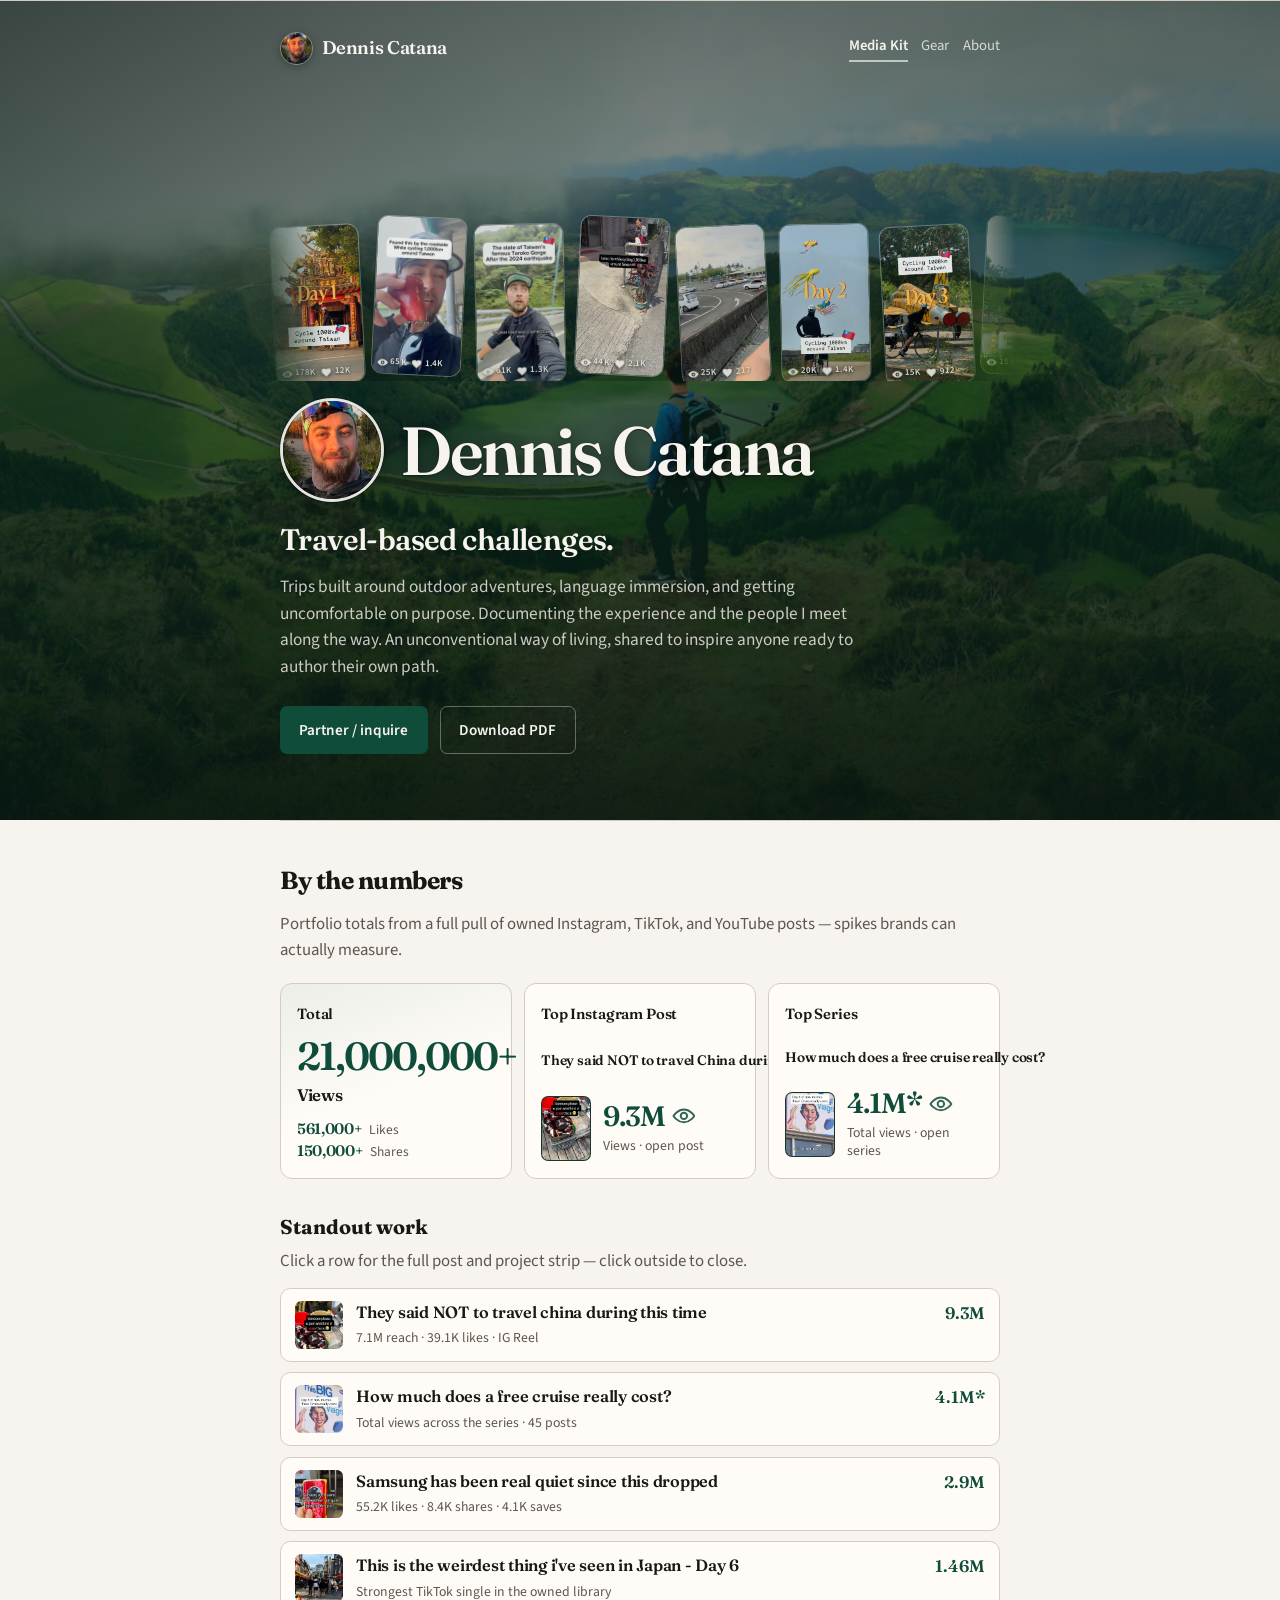
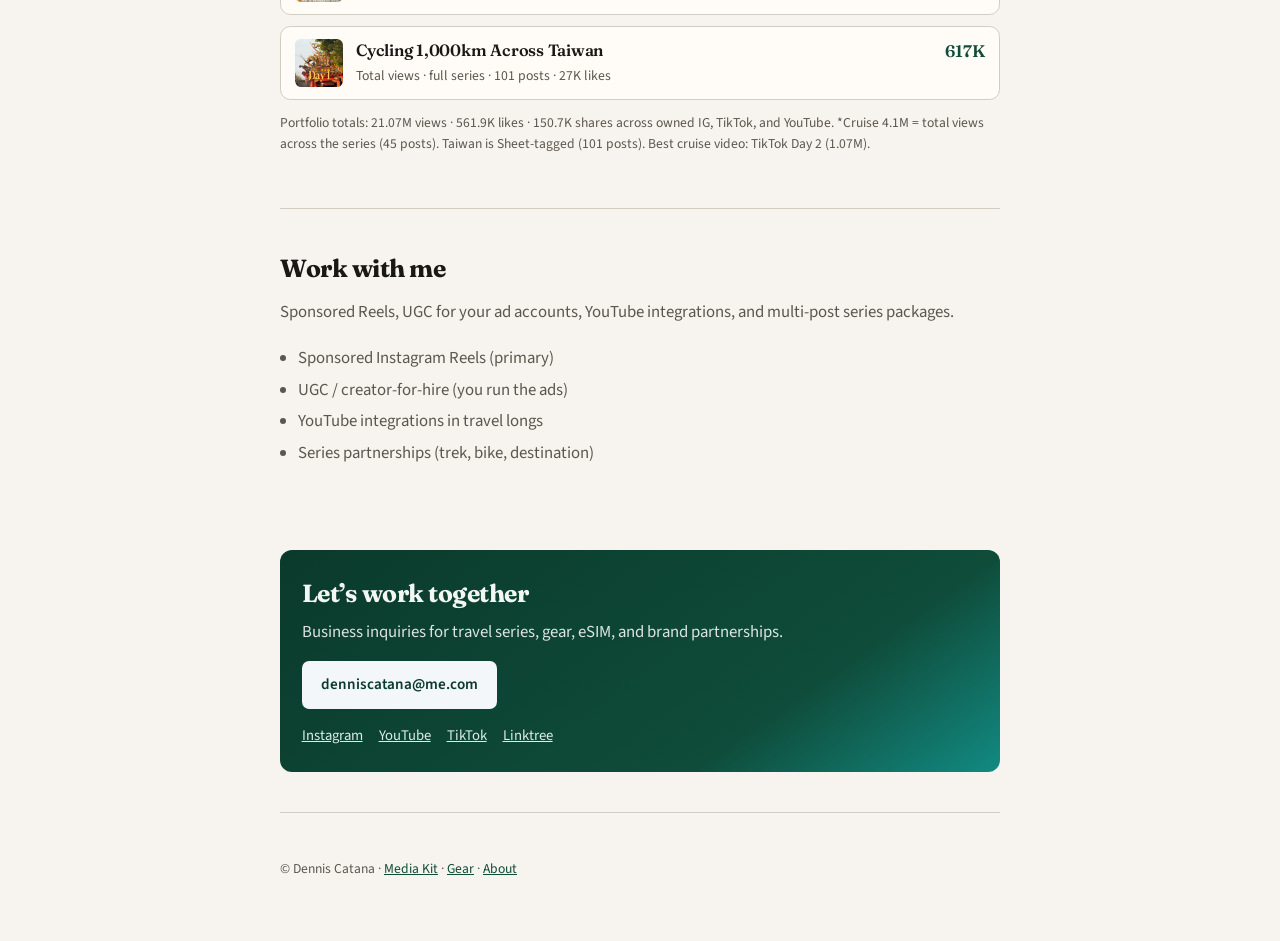
<file: index.html>
<!DOCTYPE html>
<html lang="en">
  <head>
    <meta charset="utf-8" />
    <meta name="viewport" content="width=device-width, initial-scale=1" />
    <title>Dennis Catana — Media Kit</title>
    <meta
      name="description"
      content="Media kit for Dennis Catana (@denniscatana) — travel-based challenges. 9.3M top Reel, 21M+ post views across IG, TikTok & YouTube. Brand partnerships & UGC."
    />
    <link rel="preconnect" href="https://fonts.googleapis.com" />
    <link rel="preconnect" href="https://fonts.gstatic.com" crossorigin />
    <link
      href="https://fonts.googleapis.com/css2?family=Fraunces:opsz,wght@9..144,500;9..144,600&family=Source+Sans+3:wght@400;600&display=swap"
      rel="stylesheet"
    />
    <link rel="stylesheet" href="styles.css" />
  </head>
  <body class="page-kit">
    <aside class="site-ambient" id="site-ambient" aria-label="Reel wallpaper" hidden>
      <div class="ambient-rail ambient-rail-left" aria-hidden="true">
        <div class="ambient-lane is-up" data-lane="0"></div>
        <div class="ambient-lane is-down" data-lane="1"></div>
      </div>
      <div class="ambient-rail ambient-rail-right" aria-hidden="true">
        <div class="ambient-lane is-down" data-lane="2"></div>
        <div class="ambient-lane is-up" data-lane="3"></div>
      </div>
    </aside>

    <header class="site-header site-header--kit wrap">
      <a class="logo" href="index.html">
        <img class="logo-avatar" src="assets/kit-avatar.jpg" alt="" width="36" height="36" />
        <span>Dennis Catana</span>
      </a>
      <button
        type="button"
        class="nav-toggle"
        aria-expanded="false"
        aria-controls="site-nav"
        aria-label="Menu"
      >
        <span class="nav-toggle-bar"></span>
        <span class="nav-toggle-bar"></span>
        <span class="nav-toggle-bar"></span>
      </button>
      <nav id="site-nav" class="nav no-print" aria-label="Primary">
        <a class="active" href="index.html">Media Kit</a>
        <a href="gear.html">Gear</a>
        <a href="about.html">About</a>
      </nav>
    </header>

    <main id="top">
      <section class="kit-hero" aria-label="Introduction">
        <div class="kit-hero__cover" aria-hidden="true">
          <img
            src="assets/kit-cover.jpg"
            alt=""
            width="2400"
            height="731"
            decoding="async"
            fetchpriority="high"
          />
        </div>
        <div class="kit-hero__veil" aria-hidden="true"></div>
        <div class="kit-hero__inner wrap">
          <div class="kit-hero__reels no-print" aria-hidden="true" data-kit-reels>
            <div class="kit-hero__reels-track" data-kit-reels-track></div>
          </div>
          <div class="kit-hero__identity">
            <img
              class="kit-hero__avatar"
              src="assets/kit-avatar.jpg"
              alt="Dennis Catana"
              width="112"
              height="112"
              decoding="async"
            />
            <p class="kit-hero__brand">Dennis Catana</p>
          </div>
          <h1 class="kit-hero__headline">
            Travel-based challenges.
          </h1>
          <p class="kit-hero__lede">
            Trips built around outdoor adventures, language immersion, and getting
            uncomfortable on purpose. Documenting the experience and the people I
            meet along the way. An unconventional way of living, shared to inspire
            anyone ready to author their own path.
          </p>
          <div class="kit-hero__cta cta-row no-print">
            <a class="btn btn-primary" href="#contact">Partner / inquire</a>
            <button class="btn btn-ghost btn-ghost--on-dark" type="button" onclick="window.print()">
              Download PDF
            </button>
          </div>
        </div>
      </section>

      <section id="numbers" class="wrap kit-section">
        <h2>By the numbers</h2>
        <p class="section-intro">
          Portfolio totals from a full pull of owned Instagram, TikTok, and YouTube
          posts — spikes brands can actually measure.
        </p>
        <div class="kit-metrics">
          <div class="kit-metric kit-metric--lead">
            <div class="kit-metric__title">Total</div>
            <div class="kit-metric__lead-main">
              <span class="kit-metric__lead-num">21,000,000+</span>
              <span class="kit-metric__lead-unit">Views</span>
            </div>
            <ul class="kit-metric__stack kit-metric__stack--sub">
              <li><strong>561,000+</strong> Likes</li>
              <li><strong>150,000+</strong> Shares</li>
            </ul>
          </div>

          <button
            type="button"
            class="kit-metric kit-metric--action kit-metric--thumb"
            data-open-expand="coconuts"
          >
            <div class="kit-metric__title">Top Instagram Post</div>
            <div class="kit-metric__post-name">They said NOT to travel China during this time</div>
            <div class="kit-metric__row">
              <img
                class="kit-metric__thumb"
                src="assets/thumbs/kit-DRJKm_OD0fl.jpg"
                alt=""
                width="56"
                height="72"
                loading="lazy"
                decoding="async"
              />
              <div class="kit-metric__copy">
                <div class="kit-metric__value">
                  <span>9.3M</span>
                  <span class="kit-metric__ico kit-metric__ico--trail" aria-hidden="true">
                    <svg viewBox="0 0 24 24"><path fill="none" stroke="currentColor" stroke-width="2" stroke-linecap="round" stroke-linejoin="round" d="M1.5 12S5.5 5.5 12 5.5 22.5 12 22.5 12 18.5 18.5 12 18.5 1.5 12 1.5 12z"/><circle cx="12" cy="12" r="3.2" fill="none" stroke="currentColor" stroke-width="2"/></svg>
                  </span>
                </div>
                <div class="kit-metric__label">Views · open post</div>
              </div>
            </div>
          </button>

          <button
            type="button"
            class="kit-metric kit-metric--action kit-metric--thumb"
            data-open-expand="cruise"
          >
            <div class="kit-metric__title">Top Series</div>
            <div class="kit-metric__post-name">How much does a free cruise really cost?</div>
            <div class="kit-metric__row">
              <img
                class="kit-metric__thumb"
                src="assets/thumbs/cr-day6-ig.jpg"
                alt=""
                width="56"
                height="72"
                loading="lazy"
                decoding="async"
              />
              <div class="kit-metric__copy">
                <div class="kit-metric__value">
                  <span>4.1M*</span>
                  <span class="kit-metric__ico kit-metric__ico--trail" aria-hidden="true">
                    <svg viewBox="0 0 24 24"><path fill="none" stroke="currentColor" stroke-width="2" stroke-linecap="round" stroke-linejoin="round" d="M1.5 12S5.5 5.5 12 5.5 22.5 12 22.5 12 18.5 18.5 12 18.5 1.5 12 1.5 12z"/><circle cx="12" cy="12" r="3.2" fill="none" stroke="currentColor" stroke-width="2"/></svg>
                  </span>
                </div>
                <div class="kit-metric__label">Total views · open series</div>
              </div>
            </div>
          </button>
        </div>

        <h3 class="kit-standout-heading">Standout work</h3>
        <p class="section-intro kit-standout-intro">
          Click a row for the full post and project strip — click outside to close.
        </p>
        <ul class="kit-expand-list">

          <li class="kit-expand" data-kit-expand id="kit-expand-coconuts" data-expand-id="coconuts">
            <button type="button" class="kit-expand__hit" aria-expanded="false">
              <span class="kit-expand__peek" aria-hidden="true">
                <img src="assets/thumbs/kit-DRJKm_OD0fl.jpg" alt="" loading="lazy" />
              </span>
              <span class="kit-expand__body">
                <span class="kit-expand__title">They said NOT to travel china during this time</span>
                <span class="kit-expand__views">9.3M</span>
                <span class="kit-expand__note">7.1M reach · 39.1K likes · IG Reel</span>
              </span>
            </button>
            <div class="kit-expand__panel" hidden>
              <div class="kit-expand__focus">
                <a class="kit-phone" href="https://www.instagram.com/reel/DRJKm_OD0fl/" target="_blank" rel="noopener">
                  <img src="assets/thumbs/kit-DRJKm_OD0fl.jpg" alt="" loading="lazy" />
                  <span class="kit-phone__stats">
                    <span>9.3M views</span>
                    <span>39.1K likes</span>
                  </span>
                </a>
                <div class="kit-expand__copy">
                  <h3>They said NOT to travel china during this time</h3>
                  <p class="kit-expand__platform">Instagram · standout post</p>
                  <div class="kit-expand__metrics"><span><strong>9.3M</strong> views</span><span><strong>39.1K</strong> likes</span><span><strong>7.1M</strong> reach</span><span><strong>2K</strong> shares</span><span><strong>2.1K</strong> saves</span></div>
                  <a class="kit-expand__link" href="https://www.instagram.com/reel/DRJKm_OD0fl/" target="_blank" rel="noopener">Open post →</a>
                </div>
              </div>
              <div class="kit-project">
                <p class="kit-project__from">From the project: <strong>Tengchong / China culture</strong></p>
                <div class="kit-project__stats">
                  <span><strong>9.4M</strong> total views</span>
                  <span><strong>40K</strong> likes</span>
                  <span><strong>21</strong> posts</span>
                  <span class="kit-project__plats">Instagram 9.4M · TikTok 6.5K · YouTube 1.2K</span>
                </div>
                <span class="kit-project__note">Related posts clustered from the Sheet (not yet Project-tagged)</span>
                <div class="kit-gallery" role="list"><a class="kit-gallery__item" href="https://www.instagram.com/reel/DRJKm_OD0fl/" target="_blank" rel="noopener">
            <img src="assets/thumbs/kit-DRJKm_OD0fl.jpg" alt="" loading="lazy" />
            <span class="kit-gallery__views">9.4M</span>
          </a><a class="kit-gallery__item" href="https://www.instagram.com/reel/DQ5_6Quj8tB/" target="_blank" rel="noopener">
            <img src="assets/thumbs/kit-g-DQ5_6Quj8tB.jpg" alt="" loading="lazy" />
            <span class="kit-gallery__views">4.3K</span>
          </a><a class="kit-gallery__item" href="https://www.instagram.com/reel/DT_rKB8DkjN/" target="_blank" rel="noopener">
            <img src="assets/thumbs/kit-g-DT_rKB8DkjN.jpg" alt="" loading="lazy" />
            <span class="kit-gallery__views">4.1K</span>
          </a><a class="kit-gallery__item" href="https://www.tiktok.com/@denniscatanaa/video/7599531095067086101" target="_blank" rel="noopener">
            <img src="assets/thumbs/kit-g-7599531095067086101.jpg" alt="" loading="lazy" />
            <span class="kit-gallery__views">3.7K</span>
          </a><a class="kit-gallery__item" href="https://www.instagram.com/reel/DSUQ4FjD4WU/" target="_blank" rel="noopener">
            <img src="assets/thumbs/kit-g-DSUQ4FjD4WU.jpg" alt="" loading="lazy" />
            <span class="kit-gallery__views">2.8K</span>
          </a><a class="kit-gallery__item" href="https://www.instagram.com/reel/DRO5XEHkW7T/" target="_blank" rel="noopener">
            <img src="assets/thumbs/kit-g-DRO5XEHkW7T.jpg" alt="" loading="lazy" />
            <span class="kit-gallery__views">1.8K</span>
          </a><a class="kit-gallery__item" href="https://www.instagram.com/reel/DRL0dlgDkFW/" target="_blank" rel="noopener">
            <img src="assets/thumbs/kit-g-DRL0dlgDkFW.jpg" alt="" loading="lazy" />
            <span class="kit-gallery__views">1.7K</span>
          </a><a class="kit-gallery__item" href="https://www.instagram.com/reel/DRmre1fDx31/" target="_blank" rel="noopener">
            <img src="assets/thumbs/kit-g-DRmre1fDx31.jpg" alt="" loading="lazy" />
            <span class="kit-gallery__views">1.6K</span>
          </a></div>
              </div>
            </div>
          </li>

          <li class="kit-expand" data-kit-expand id="kit-expand-cruise" data-expand-id="cruise">
            <button type="button" class="kit-expand__hit" aria-expanded="false">
              <span class="kit-expand__peek" aria-hidden="true">
                <img src="assets/thumbs/cr-day6-ig.jpg" alt="" loading="lazy" />
              </span>
              <span class="kit-expand__body">
                <span class="kit-expand__title">How much does a free cruise really cost?</span>
                <span class="kit-expand__views">4.1M*</span>
                <span class="kit-expand__note">Total views across the series · 45 posts</span>
              </span>
            </button>
            <div class="kit-expand__panel" hidden>
              <div class="kit-expand__focus">
                <a class="kit-phone" href="https://www.tiktok.com/@denniscatanaa/video/7453517001898675461" target="_blank" rel="noopener">
                  <img src="assets/thumbs/cr-day2-youtube.jpg" alt="" loading="lazy" />
                  <span class="kit-phone__stats">
                    <span>4.1M* series views</span>
                    <span>1.07M peak video</span>
                  </span>
                </a>
                <div class="kit-expand__copy">
                  <h3>How much does a free cruise really cost?</h3>
                  <p class="kit-expand__platform">Cross-platform · full series totals</p>
                  <div class="kit-expand__metrics kit-expand__metrics--series">
                    <span class="kit-expand__metric--hl"><strong>4.1M*</strong> Total views across the series</span>
                    <span class="kit-expand__metric--hl"><strong>1.07M</strong> best video</span>
                    <span class="kit-expand__metric--hl"><strong>131K</strong> likes across 45 posts</span>
                  </div>
                  <p class="kit-expand__series-note">Well we did it, we won a free cruise, but how free is it really? My sister and i go on a Norwegian getaway to find out.</p>
                </div>
              </div>
              <div class="kit-project">
                <p class="kit-project__from">Series rollup: <strong>Free cruise</strong></p>
                <div class="kit-project__stats">
                  <span><strong>4.1M*</strong> total views across the series</span>
                  <span><strong>1.07M</strong> best video</span>
                  <span><strong>131K</strong> likes across 45 posts</span>
                  <span class="kit-project__plats">TikTok 2.3M · Instagram 1.8M · YouTube 15K</span>
                </div>
                <div class="kit-gallery" role="list"><a class="kit-gallery__item" href="https://www.tiktok.com/@denniscatanaa/video/7453517001898675461" target="_blank" rel="noopener">
            <img src="assets/thumbs/cr-day2-youtube.jpg" alt="" loading="lazy" />
            <span class="kit-gallery__views">1.07M</span>
          </a><a class="kit-gallery__item" href="https://www.instagram.com/reel/DEZn8OszIHl/" target="_blank" rel="noopener">
            <img src="assets/thumbs/cr-day6-ig.jpg" alt="" loading="lazy" />
            <span class="kit-gallery__views">843K</span>
          </a><a class="kit-gallery__item" href="https://www.tiktok.com/@denniscatanaa/video/7453099168568052997" target="_blank" rel="noopener">
            <img src="assets/thumbs/cr-day1-youtube.jpg" alt="" loading="lazy" />
            <span class="kit-gallery__views">719K</span>
          </a><a class="kit-gallery__item" href="https://www.instagram.com/reel/DD8ZvgVP1Xk/" target="_blank" rel="noopener">
            <img src="assets/thumbs/cr-0-ig.jpg" alt="" loading="lazy" />
            <span class="kit-gallery__views">497K</span>
          </a><a class="kit-gallery__item" href="https://www.instagram.com/reel/DEeot-fRNeJ/" target="_blank" rel="noopener">
            <img src="assets/thumbs/cr-day7-ig.jpg" alt="" loading="lazy" />
            <span class="kit-gallery__views">142K</span>
          </a><a class="kit-gallery__item" href="https://www.tiktok.com/@denniscatanaa/video/7454665842412817670" target="_blank" rel="noopener">
            <img src="assets/thumbs/cr-day4-youtube.jpg" alt="" loading="lazy" />
            <span class="kit-gallery__views">106K</span>
          </a><a class="kit-gallery__item" href="https://www.tiktok.com/@denniscatanaa/video/7454977026714373381" target="_blank" rel="noopener">
            <img src="assets/thumbs/cr-day5-youtube.jpg" alt="" loading="lazy" />
            <span class="kit-gallery__views">95K</span>
          </a><a class="kit-gallery__item" href="https://www.instagram.com/reel/DEBC6kOvmxr/" target="_blank" rel="noopener">
            <img src="assets/thumbs/cr-1-ig.jpg" alt="" loading="lazy" />
            <span class="kit-gallery__views">57K</span>
          </a></div>
              </div>
            </div>
          </li>

          <li class="kit-expand" data-kit-expand id="kit-expand-folding" data-expand-id="folding">
            <button type="button" class="kit-expand__hit" aria-expanded="false">
              <span class="kit-expand__peek" aria-hidden="true">
                <img src="assets/thumbs/kit-DTNx5XjCJKg.jpg" alt="" loading="lazy" />
              </span>
              <span class="kit-expand__body">
                <span class="kit-expand__title">Samsung has been real quiet since this dropped</span>
                <span class="kit-expand__views">2.9M</span>
                <span class="kit-expand__note">55.2K likes · 8.4K shares · 4.1K saves</span>
              </span>
            </button>
            <div class="kit-expand__panel" hidden>
              <div class="kit-expand__focus">
                <a class="kit-phone" href="https://www.instagram.com/reel/DTNx5XjCJKg/" target="_blank" rel="noopener">
                  <img src="assets/thumbs/kit-DTNx5XjCJKg.jpg" alt="" loading="lazy" />
                  <span class="kit-phone__stats">
                    <span>2.9M views</span>
                    <span>55K likes</span>
                  </span>
                </a>
                <div class="kit-expand__copy">
                  <h3>Samsung has been real quiet since this dropped</h3>
                  <p class="kit-expand__platform">Instagram · standout post</p>
                  <div class="kit-expand__metrics"><span><strong>2.9M</strong> views</span><span><strong>55K</strong> likes</span><span><strong>2.2M</strong> reach</span><span><strong>8.5K</strong> shares</span><span><strong>4.2K</strong> saves</span></div>
                  <a class="kit-expand__link" href="https://www.instagram.com/reel/DTNx5XjCJKg/" target="_blank" rel="noopener">Open post →</a>
                </div>
              </div>
              <div class="kit-project">
                <p class="kit-project__from">From the project: <strong>Folding-phone snack</strong></p>
                <div class="kit-project__stats">
                  <span><strong>2.9M</strong> total views</span>
                  <span><strong>55K</strong> likes</span>
                  <span><strong>3</strong> posts</span>
                  <span class="kit-project__plats">Instagram 2.9M · TikTok 9.2K · YouTube 4.4K</span>
                </div>
                <span class="kit-project__note">Related posts clustered from the Sheet (not yet Project-tagged)</span>
                <div class="kit-gallery" role="list"><a class="kit-gallery__item" href="https://www.instagram.com/reel/DTNx5XjCJKg/" target="_blank" rel="noopener">
            <img src="assets/thumbs/kit-DTNx5XjCJKg.jpg" alt="" loading="lazy" />
            <span class="kit-gallery__views">2.9M</span>
          </a><a class="kit-gallery__item" href="https://www.tiktok.com/@denniscatanaa/video/7593023125919485204" target="_blank" rel="noopener">
            <img src="assets/thumbs/kit-g-7593023125919485204.jpg" alt="" loading="lazy" />
            <span class="kit-gallery__views">9.2K</span>
          </a><a class="kit-gallery__item" href="https://www.youtube.com/watch?v=pvlIkpldoP4" target="_blank" rel="noopener">
            <img src="assets/thumbs/kit-g-pvlIkpldoP4.jpg" alt="" loading="lazy" />
            <span class="kit-gallery__views">4.4K</span>
          </a></div>
              </div>
            </div>
          </li>

          <li class="kit-expand" data-kit-expand id="kit-expand-japan" data-expand-id="japan">
            <button type="button" class="kit-expand__hit" aria-expanded="false">
              <span class="kit-expand__peek" aria-hidden="true">
                <img src="assets/thumbs/kit-japan-tt.jpg" alt="" loading="lazy" />
              </span>
              <span class="kit-expand__body">
                <span class="kit-expand__title">This is the weirdest thing i've seen in Japan - Day 6</span>
                <span class="kit-expand__views">1.46M</span>
                <span class="kit-expand__note">Strongest TikTok single in the owned library</span>
              </span>
            </button>
            <div class="kit-expand__panel" hidden>
              <div class="kit-expand__focus">
                <a class="kit-phone" href="https://www.tiktok.com/@denniscatanaa/video/7573737879113895186" target="_blank" rel="noopener">
                  <img src="assets/thumbs/kit-japan-tt.jpg" alt="" loading="lazy" />
                  <span class="kit-phone__stats">
                    <span>1.5M views</span>
                    <span>120K likes</span>
                  </span>
                </a>
                <div class="kit-expand__copy">
                  <h3>This is the weirdest thing i've seen in Japan - Day 6</h3>
                  <p class="kit-expand__platform">TikTok · standout post</p>
                  <div class="kit-expand__metrics"><span><strong>1.5M</strong> views</span><span><strong>120K</strong> likes</span><span><strong>121K</strong> shares</span><span><strong>7.3K</strong> saves</span></div>
                  <a class="kit-expand__link" href="https://www.tiktok.com/@denniscatanaa/video/7573737879113895186" target="_blank" rel="noopener">Open post →</a>
                </div>
              </div>
              <div class="kit-project">
                <p class="kit-project__from">From the project: <strong>Travelling Japan</strong></p>
                <div class="kit-project__stats">
                  <span><strong>1.5M</strong> total views</span>
                  <span><strong>121K</strong> likes</span>
                  <span><strong>78</strong> posts</span>
                  <span class="kit-project__plats">Instagram 26K · YouTube 25K · TikTok 1.5M</span>
                </div>
                <span class="kit-project__note">Related posts clustered from the Sheet (not yet Project-tagged)</span>
                <div class="kit-gallery" role="list"><a class="kit-gallery__item" href="https://www.tiktok.com/@denniscatanaa/video/7573737879113895186" target="_blank" rel="noopener">
            <img src="assets/thumbs/kit-japan-tt.jpg" alt="" loading="lazy" />
            <span class="kit-gallery__views">1.5M</span>
          </a><a class="kit-gallery__item" href="https://www.youtube.com/watch?v=XokvfiYbHMs" target="_blank" rel="noopener">
            <img src="assets/thumbs/kit-g-XokvfiYbHMs.jpg" alt="" loading="lazy" />
            <span class="kit-gallery__views">5.9K</span>
          </a><a class="kit-gallery__item" href="https://www.instagram.com/reel/DKJPtlutZkX/" target="_blank" rel="noopener">
            <img src="assets/thumbs/kit-g-DKJPtlutZkX.jpg" alt="" loading="lazy" />
            <span class="kit-gallery__views">3.4K</span>
          </a><a class="kit-gallery__item" href="https://www.youtube.com/watch?v=kluiQdrX-_Q" target="_blank" rel="noopener">
            <img src="assets/thumbs/kit-g-kluiQdrX-_Q.jpg" alt="" loading="lazy" />
            <span class="kit-gallery__views">2.7K</span>
          </a><a class="kit-gallery__item" href="https://www.instagram.com/reel/DKAhVkAvijX/" target="_blank" rel="noopener">
            <img src="assets/thumbs/kit-g-DKAhVkAvijX.jpg" alt="" loading="lazy" />
            <span class="kit-gallery__views">2.4K</span>
          </a><a class="kit-gallery__item" href="https://www.instagram.com/reel/DLCo7AyOdYx/" target="_blank" rel="noopener">
            <img src="assets/thumbs/kit-g-DLCo7AyOdYx.jpg" alt="" loading="lazy" />
            <span class="kit-gallery__views">2.3K</span>
          </a><a class="kit-gallery__item" href="https://www.instagram.com/reel/DJ53e7CuWWG/" target="_blank" rel="noopener">
            <img src="assets/thumbs/kit-g-DJ53e7CuWWG.jpg" alt="" loading="lazy" />
            <span class="kit-gallery__views">2K</span>
          </a><a class="kit-gallery__item" href="https://www.youtube.com/watch?v=6O0HTwWfLfc" target="_blank" rel="noopener">
            <img src="assets/thumbs/kit-g-6O0HTwWfLfc.jpg" alt="" loading="lazy" />
            <span class="kit-gallery__views">1.9K</span>
          </a></div>
              </div>
            </div>
          </li>

          <li class="kit-expand" data-kit-expand id="kit-expand-taiwan" data-expand-id="taiwan">
            <button type="button" class="kit-expand__hit" aria-expanded="false">
              <span class="kit-expand__peek" aria-hidden="true">
                <img src="assets/thumbs/kit-DXCOs9-j3Ye.jpg" alt="" loading="lazy" />
              </span>
              <span class="kit-expand__body">
                <span class="kit-expand__title">Cycling 1,000km Across Taiwan</span>
                <span class="kit-expand__views">617K</span>
                <span class="kit-expand__note">Total views · full series · 101 posts · 27K likes</span>
              </span>
            </button>
            <div class="kit-expand__panel" hidden>
              <div class="kit-expand__focus">
                <a class="kit-phone" href="https://www.instagram.com/reel/DXCOs9-j3Ye/" target="_blank" rel="noopener">
                  <img src="assets/thumbs/kit-DXCOs9-j3Ye.jpg" alt="" loading="lazy" />
                  <span class="kit-phone__stats">
                    <span>617K series views</span>
                    <span>27K likes</span>
                  </span>
                </a>
                <div class="kit-expand__copy">
                  <h3>Cycling 1,000km Across Taiwan</h3>
                  <p class="kit-expand__platform">Cross-platform · full series totals</p>
                  <div class="kit-expand__metrics">
                    <span><strong>617K</strong> total views</span>
                    <span><strong>27K</strong> likes</span>
                    <span><strong>8.2K</strong> shares</span>
                    <span><strong>101</strong> posts</span>
                  </div>
                </div>
              </div>
              <div class="kit-project">
                <p class="kit-project__from">Series rollup: <strong>Cycling Taiwan</strong></p>
                <div class="kit-project__stats">
                  <span><strong>617K</strong> total views</span>
                  <span><strong>27K</strong> likes</span>
                  <span><strong>101</strong> posts</span>
                  <span class="kit-project__plats">Instagram 560K · TikTok 33K · YouTube 24K</span>
                </div>
                <div class="kit-gallery" role="list"><a class="kit-gallery__item" href="https://www.instagram.com/reel/DXCOs9-j3Ye/" target="_blank" rel="noopener">
            <img src="assets/thumbs/kit-DXCOs9-j3Ye.jpg" alt="" loading="lazy" />
            <span class="kit-gallery__views">178K</span>
          </a><a class="kit-gallery__item" href="https://www.instagram.com/reel/DX6thiaBGV_/" target="_blank" rel="noopener">
            <img src="assets/thumbs/kit-g-DX6thiaBGV_.jpg" alt="" loading="lazy" />
            <span class="kit-gallery__views">65K</span>
          </a><a class="kit-gallery__item" href="https://www.instagram.com/reel/DaZS0GGIxkK/" target="_blank" rel="noopener">
            <img src="assets/thumbs/kit-g-DaZS0GGIxkK.jpg" alt="" loading="lazy" />
            <span class="kit-gallery__views">61K</span>
          </a><a class="kit-gallery__item" href="https://www.instagram.com/reel/DXRt9hIj871/" target="_blank" rel="noopener">
            <img src="assets/thumbs/kit-g-DXRt9hIj871.jpg" alt="" loading="lazy" />
            <span class="kit-gallery__views">44K</span>
          </a><a class="kit-gallery__item" href="https://www.instagram.com/reel/DXqs51_iNja/" target="_blank" rel="noopener">
            <img src="assets/thumbs/kit-g-DXqs51_iNja.jpg" alt="" loading="lazy" />
            <span class="kit-gallery__views">25K</span>
          </a><a class="kit-gallery__item" href="https://www.instagram.com/reel/DXFFg9Yj4j2/" target="_blank" rel="noopener">
            <img src="assets/thumbs/kit-g-DXFFg9Yj4j2.jpg" alt="" loading="lazy" />
            <span class="kit-gallery__views">20K</span>
          </a><a class="kit-gallery__item" href="https://www.instagram.com/reel/DXLeIFmD_6U/" target="_blank" rel="noopener">
            <img src="assets/thumbs/kit-g-DXLeIFmD_6U.jpg" alt="" loading="lazy" />
            <span class="kit-gallery__views">15K</span>
          </a><a class="kit-gallery__item" href="https://www.instagram.com/reel/DXVac6Fj1eW/" target="_blank" rel="noopener">
            <img src="assets/thumbs/kit-g-DXVac6Fj1eW.jpg" alt="" loading="lazy" />
            <span class="kit-gallery__views">15K</span>
          </a></div>
              </div>
            </div>
          </li>
        </ul>
        <p class="fineprint">
          Portfolio totals: 21.07M views · 561.9K likes · 150.7K shares across owned IG,
          TikTok, and YouTube. *Cruise 4.1M = total views across the series (45 posts).
          Taiwan is Sheet-tagged (101 posts). Best cruise video: TikTok Day 2 (1.07M).
        </p>
      </section>

      <section id="offer" class="wrap kit-section">
        <h2>Work with me</h2>
        <p class="section-intro">
          Sponsored Reels, UGC for your ad accounts, YouTube integrations, and
          multi-post series packages.
        </p>
        <ul class="kit-deliverables">
          <li>Sponsored Instagram Reels (primary)</li>
          <li>UGC / creator-for-hire (you run the ads)</li>
          <li>YouTube integrations in travel longs</li>
          <li>Series partnerships (trek, bike, destination)</li>
        </ul>
      </section>

      <section id="contact" class="wrap kit-section kit-section--contact">
        <div class="contact-box">
          <h2>Let’s work together</h2>
          <p>
            Business inquiries for travel series, gear, eSIM, and brand partnerships.
          </p>
          <a class="btn btn-primary" href="mailto:denniscatana@me.com">denniscatana@me.com</a>
          <div class="links">
            <a href="https://www.instagram.com/denniscatana/" target="_blank" rel="noopener">Instagram</a>
            <a href="https://www.youtube.com/@denniscatana" target="_blank" rel="noopener">YouTube</a>
            <a href="https://www.tiktok.com/@denniscatanaa" target="_blank" rel="noopener">TikTok</a>
            <a href="https://linktr.ee/denniscatana" target="_blank" rel="noopener">Linktree</a>
          </div>
        </div>
      </section>
    </main>

    <footer class="site-footer wrap">
      <p>
        © Dennis Catana · <a href="index.html">Media Kit</a> ·
        <a href="gear.html">Gear</a> ·
        <a href="about.html">About</a>
      </p>
    </footer>

    <script>
      (function () {
        const cards = Array.from(document.querySelectorAll("[data-kit-expand]"));
        if (cards.length) {
          function collapse(card) {
            card.classList.remove("is-open");
            const hit = card.querySelector(".kit-expand__hit");
            const panel = card.querySelector(".kit-expand__panel");
            if (hit) hit.setAttribute("aria-expanded", "false");
            if (panel) panel.hidden = true;
          }

          function expand(card) {
            cards.forEach((c) => {
              if (c !== card) collapse(c);
            });
            card.classList.add("is-open");
            const hit = card.querySelector(".kit-expand__hit");
            const panel = card.querySelector(".kit-expand__panel");
            if (hit) hit.setAttribute("aria-expanded", "true");
            if (panel) panel.hidden = false;
          }

          cards.forEach((card) => {
            const hit = card.querySelector(".kit-expand__hit");
            if (!hit) return;
            hit.addEventListener("click", (e) => {
              e.stopPropagation();
              if (card.classList.contains("is-open")) collapse(card);
              else expand(card);
            });
            const panel = card.querySelector(".kit-expand__panel");
            if (panel) {
              panel.addEventListener("click", (e) => e.stopPropagation());
            }
          });

          document.addEventListener("click", () => {
            cards.forEach(collapse);
          });

          document.addEventListener("keydown", (e) => {
            if (e.key === "Escape") cards.forEach(collapse);
          });

          document.querySelectorAll("[data-open-expand]").forEach((btn) => {
            btn.addEventListener("click", (e) => {
              e.stopPropagation();
              const id = btn.getAttribute("data-open-expand");
              const card = document.querySelector(`[data-expand-id="${id}"]`);
              if (!card) return;
              expand(card);
              card.scrollIntoView({ behavior: "smooth", block: "center" });
            });
          });
        }
      })();

      (function () {
        const track = document.querySelector("[data-kit-reels-track]");
        if (!track) return;

        function formatCount(n) {
          const v = Number(n) || 0;
          if (v >= 1e6) return (v / 1e6).toFixed(v >= 1e7 ? 0 : 1).replace(/\.0$/, "") + "M";
          if (v >= 1e3) return (v / 1e3).toFixed(v >= 1e4 ? 0 : 1).replace(/\.0$/, "") + "K";
          return String(Math.round(v));
        }

        const eyeIcon =
          '<svg class="kit-hero__reel-ico" viewBox="0 0 24 24" aria-hidden="true"><path fill="currentColor" d="M12 5c-5.5 0-9.5 4.5-10.8 6.2a1.2 1.2 0 0 0 0 1.6C2.5 14.5 6.5 19 12 19s9.5-4.5 10.8-6.2a1.2 1.2 0 0 0 0-1.6C21.5 9.5 17.5 5 12 5Zm0 11.2A4.2 4.2 0 1 1 12 7.8a4.2 4.2 0 0 1 0 8.4Zm0-2.4a1.8 1.8 0 1 0 0-3.6 1.8 1.8 0 0 0 0 3.6Z"/></svg>';
        const likeIcon =
          '<svg class="kit-hero__reel-ico" viewBox="0 0 24 24" aria-hidden="true"><path fill="currentColor" d="M12.1 21.35 10.6 20C5.4 15.36 2 12.28 2 8.5A4.5 4.5 0 0 1 6.5 4 5.3 5.3 0 0 1 12 6.09 5.3 5.3 0 0 1 17.5 4 4.5 4.5 0 0 1 22 8.5c0 3.78-3.4 6.86-8.6 11.54l-1.3 1.31Z"/></svg>';

        function cardHtml(reel) {
          const src = reel.thumbnail || "";
          const views = formatCount(reel.views);
          const likes = formatCount(reel.likes);
          return (
            '<div class="kit-hero__reel">' +
            '<img src="' +
            src +
            '" alt="" loading="lazy" decoding="async" />' +
            '<span class="kit-hero__reel-meta">' +
            '<span class="kit-hero__reel-stat">' +
            eyeIcon +
            "<span>" +
            views +
            "</span></span>" +
            '<span class="kit-hero__reel-stat">' +
            likeIcon +
            "<span>" +
            likes +
            "</span></span>" +
            "</span></div>"
          );
        }

        fetch("assets/kit-hero-reels.json", { cache: "no-cache" })
          .then((r) => (r.ok ? r.json() : Promise.reject()))
          .then((data) => {
            const reels = (data && data.reels) || [];
            if (!reels.length) return;
            const html = reels.map(cardHtml).join("");
            track.innerHTML = html + html;
            // Restart marquee after content inject so the loop actually runs
            track.style.animation = "none";
            void track.offsetWidth;
            track.style.removeProperty("animation");
            track.closest("[data-kit-reels]")?.classList.add("is-ready");
          })
          .catch(() => {});
      })();
    </script>
    <script src="assets/site-chrome.js" defer></script>
  </body>
</html>
</file>
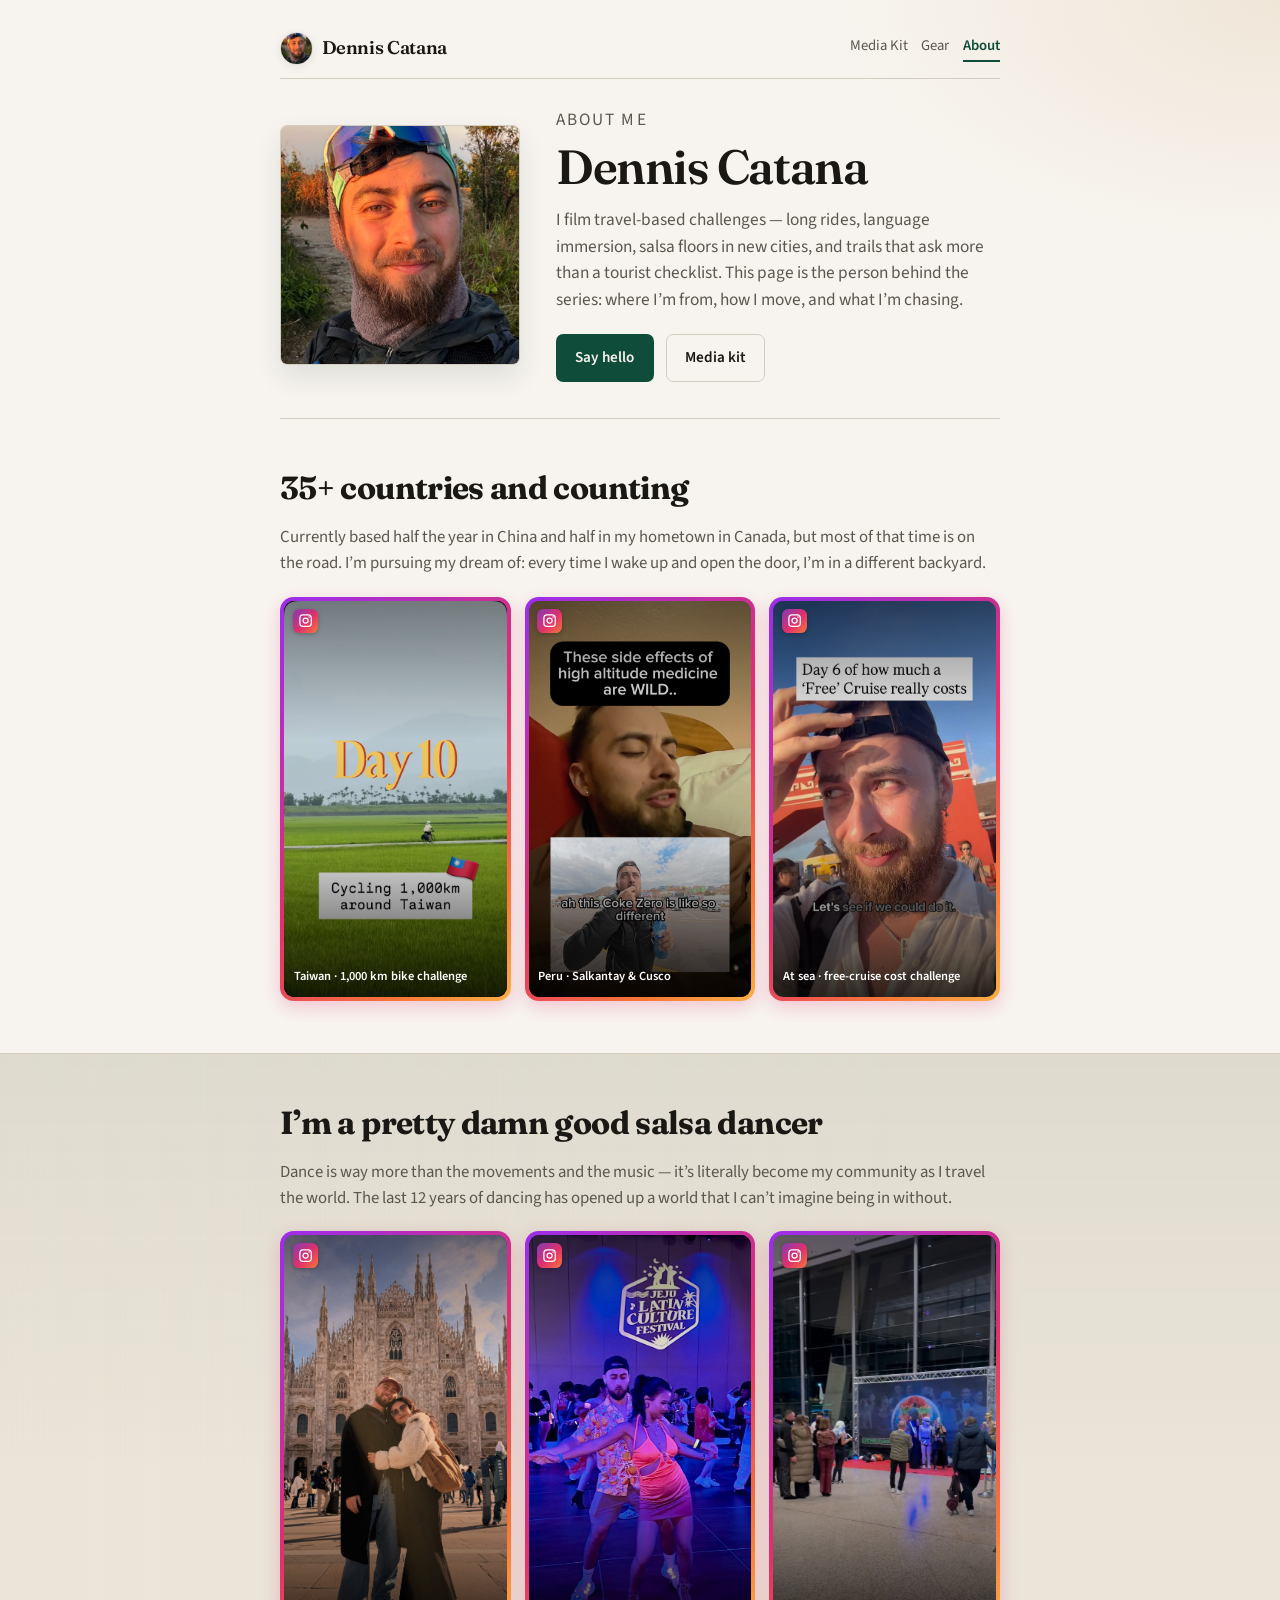
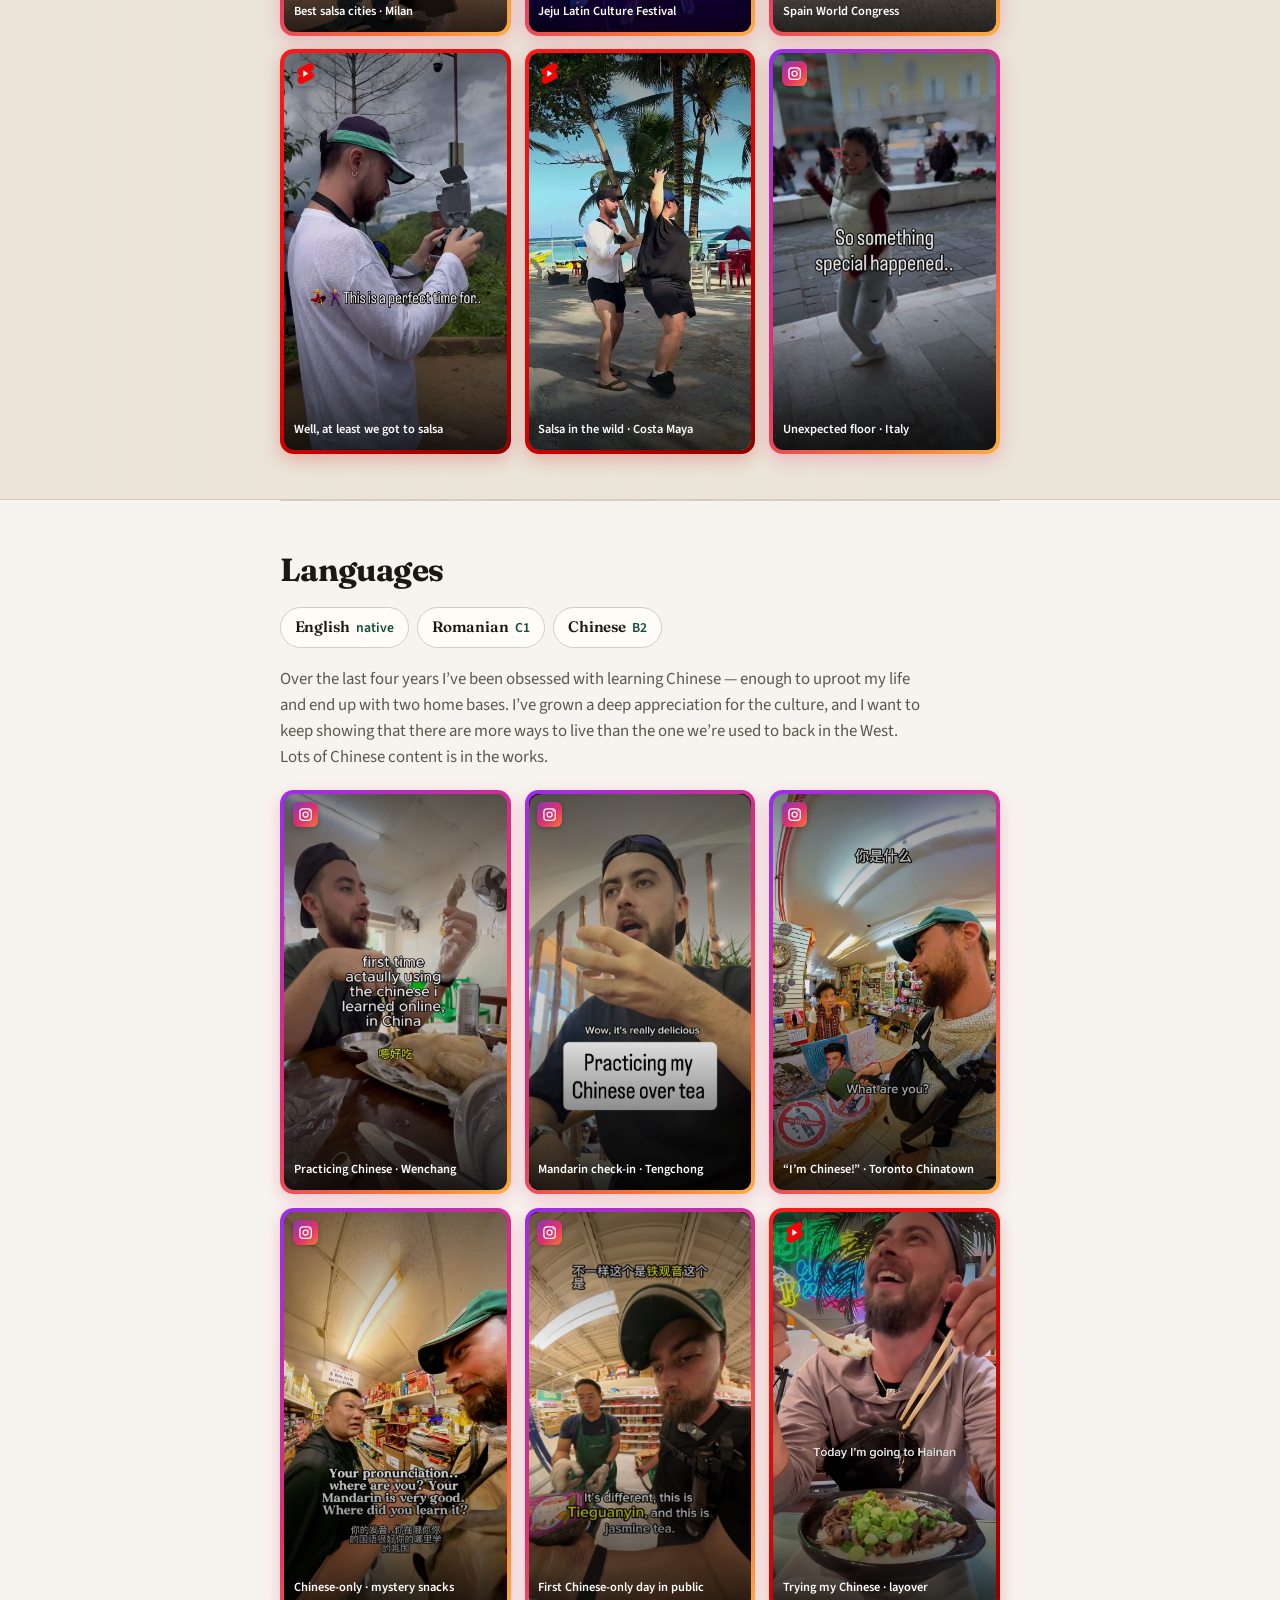
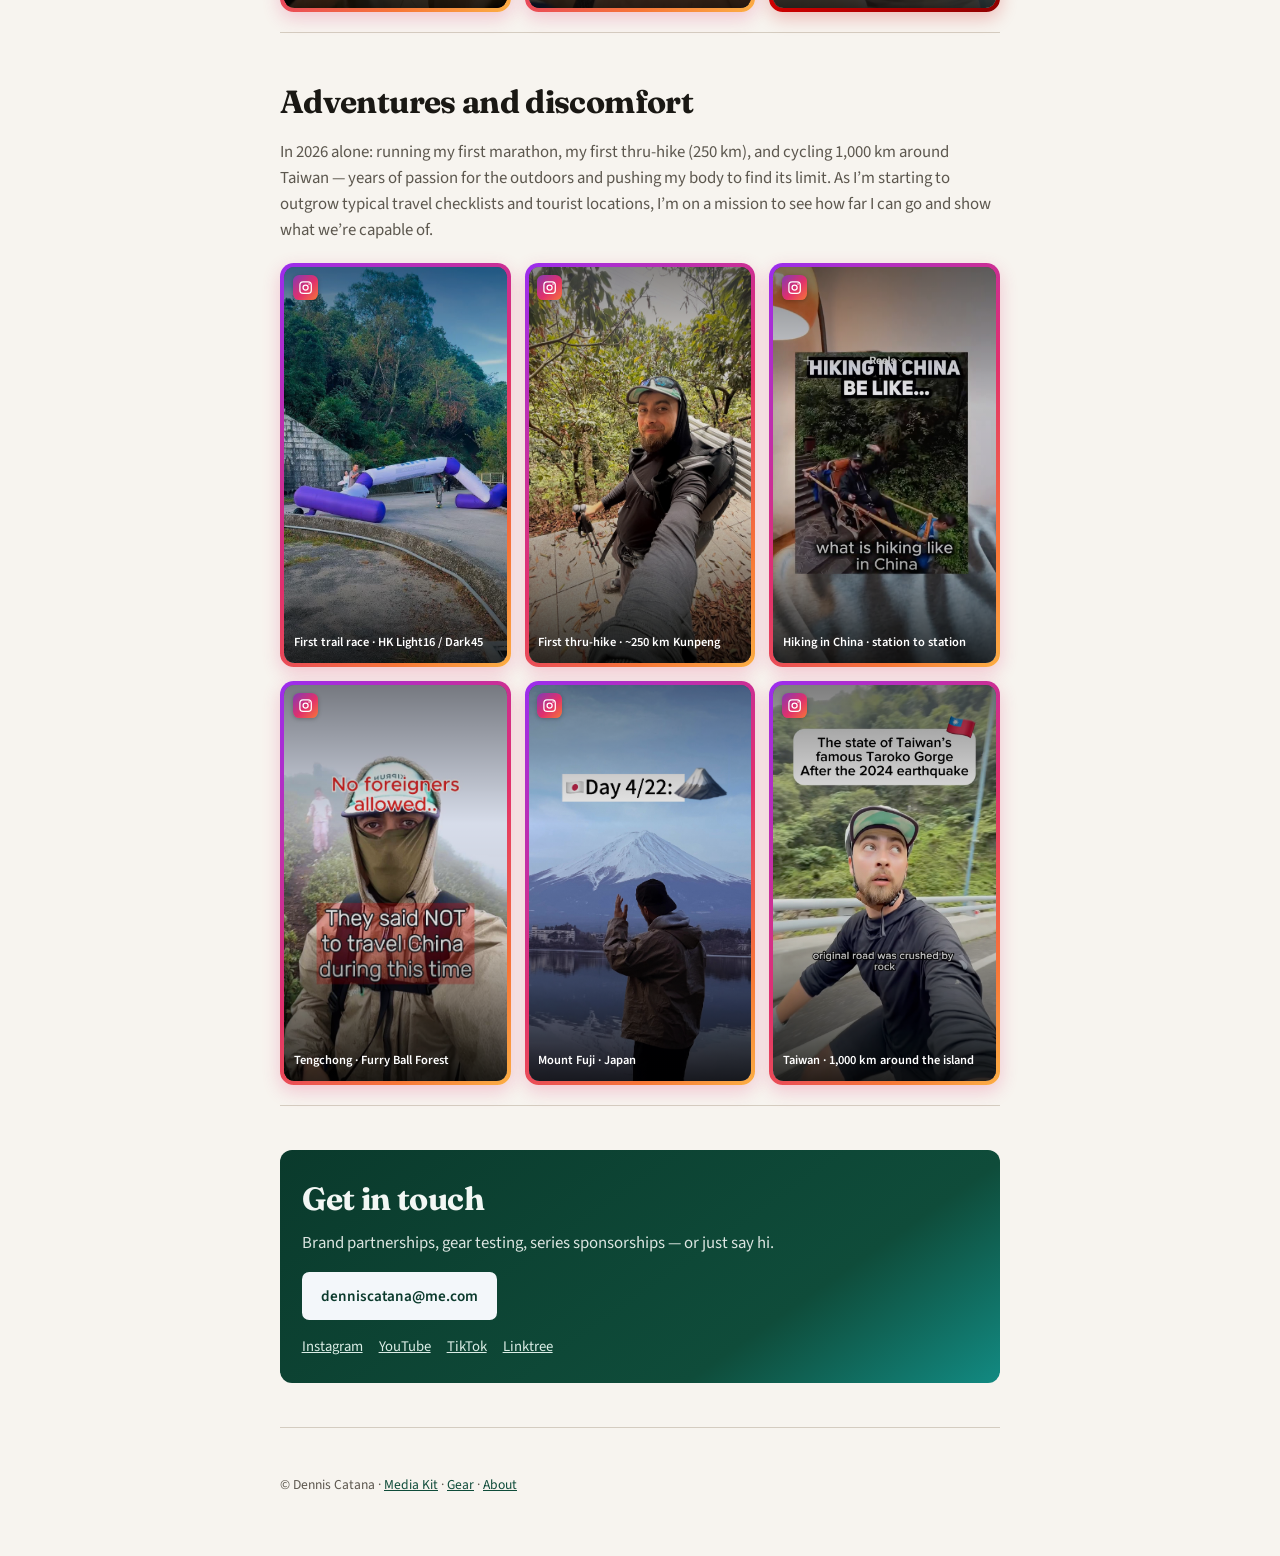
<file: about.html>
<!DOCTYPE html>
<html lang="en">
  <head>
    <meta charset="utf-8" />
    <meta name="viewport" content="width=device-width, initial-scale=1" />
    <title>About — Dennis Catana</title>
    <meta
      name="description"
      content="About Dennis Catana — 35+ countries, salsa on the road, English / Romanian / Chinese, and adventures built around discomfort."
    />
    <link rel="preconnect" href="https://fonts.googleapis.com" />
    <link rel="preconnect" href="https://fonts.gstatic.com" crossorigin />
    <link
      href="https://fonts.googleapis.com/css2?family=Fraunces:opsz,wght@9..144,500;9..144,600&family=Source+Sans+3:wght@400;600&display=swap"
      rel="stylesheet"
    />
    <link rel="stylesheet" href="styles.css" />
  </head>
  <body class="page-about">
    <aside class="site-ambient" id="site-ambient" aria-label="Reel wallpaper" hidden>
      <div class="ambient-rail ambient-rail-left" aria-hidden="true">
        <div class="ambient-lane is-up" data-lane="0"></div>
        <div class="ambient-lane is-down" data-lane="1"></div>
      </div>
      <div class="ambient-rail ambient-rail-right" aria-hidden="true">
        <div class="ambient-lane is-down" data-lane="2"></div>
        <div class="ambient-lane is-up" data-lane="3"></div>
      </div>
    </aside>

    <header class="site-header wrap">
      <a class="logo" href="index.html">
        <img class="logo-avatar" src="assets/kit-avatar.jpg" alt="" width="36" height="36" />
        <span>Dennis Catana</span>
      </a>
      <button
        type="button"
        class="nav-toggle"
        aria-expanded="false"
        aria-controls="site-nav"
        aria-label="Menu"
      >
        <span class="nav-toggle-bar"></span>
        <span class="nav-toggle-bar"></span>
        <span class="nav-toggle-bar"></span>
      </button>
      <nav id="site-nav" class="nav no-print" aria-label="Primary">
        <a href="index.html">Media Kit</a>
        <a href="gear.html">Gear</a>
        <a class="active" href="about.html">About</a>
      </nav>
    </header>

    <main id="top" class="wrap">
      <section id="about-me" class="about-me" aria-label="About me">
        <img
          class="about-me__portrait"
          src="assets/about/portrait.jpg"
          alt="Dennis Catana"
          width="480"
          height="480"
          decoding="async"
          fetchpriority="high"
        />
        <div class="about-me__copy">
          <p class="eyebrow">About me</p>
          <h1>Dennis Catana</h1>
          <p>
            I film travel-based challenges — long rides, language immersion, salsa floors in new
            cities, and trails that ask more than a tourist checklist. This page is the person
            behind the series: where I’m from, how I move, and what I’m chasing.
          </p>
          <div class="cta-row no-print">
            <a class="btn btn-primary" href="#contact">Say hello</a>
            <a class="btn btn-ghost" href="index.html">Media kit</a>
          </div>
        </div>
      </section>

      <section id="travel" class="about-section">
        <h2>35+ countries and counting</h2>
        <p class="section-intro">
          Currently based half the year in China and half in my hometown in Canada, but most of
          that time is on the road. I’m pursuing my dream of: every time I wake up and open the
          door, I’m in a different backyard.
        </p>
        <div class="about-reel-grid">
          <a
            class="phone-card plat-ig about-reel"
            href="https://www.instagram.com/reel/DaZS0GGIxkK/"
            target="_blank"
            rel="noopener"
          >
            <div class="phone-screen is-tall-screen">
              <img src="assets/about/travel-taiwan.jpg" alt="Cycling through Taiwan" loading="lazy" />
              <div class="phone-screen-scrim"></div>
              <div class="phone-top-bar is-plat-tl">
                <span class="plat-logo-badge ig" title="Instagram"
                  ><svg viewBox="0 0 24 24" aria-hidden="true"><rect x="3" y="3" width="18" height="18" rx="5" fill="none" stroke="currentColor" stroke-width="2"/><circle cx="12" cy="12" r="4" fill="none" stroke="currentColor" stroke-width="2"/><circle cx="17.5" cy="6.5" r="1.2" fill="currentColor"/></svg></span
                >
              </div>
              <div class="phone-bottom-bar">
                <div class="clip-title" style="color: #fff">Taiwan · 1,000 km bike challenge</div>
              </div>
            </div>
          </a>
          <div class="phone-card plat-ig about-reel">
            <div class="phone-screen is-tall-screen">
              <img src="assets/about/travel-peru.jpg" alt="Peru trek landscape" loading="lazy" />
              <div class="phone-screen-scrim"></div>
              <div class="phone-top-bar is-plat-tl">
                <span class="plat-logo-badge ig" title="Instagram"
                  ><svg viewBox="0 0 24 24" aria-hidden="true"><rect x="3" y="3" width="18" height="18" rx="5" fill="none" stroke="currentColor" stroke-width="2"/><circle cx="12" cy="12" r="4" fill="none" stroke="currentColor" stroke-width="2"/><circle cx="17.5" cy="6.5" r="1.2" fill="currentColor"/></svg></span
                >
              </div>
              <div class="phone-bottom-bar">
                <div class="clip-title" style="color: #fff">Peru · Salkantay &amp; Cusco</div>
              </div>
            </div>
          </div>
          <div class="phone-card plat-ig about-reel">
            <div class="phone-screen is-tall-screen">
              <img src="assets/about/travel-cruise.jpg" alt="Cruise travel still" loading="lazy" />
              <div class="phone-screen-scrim"></div>
              <div class="phone-top-bar is-plat-tl">
                <span class="plat-logo-badge ig" title="Instagram"
                  ><svg viewBox="0 0 24 24" aria-hidden="true"><rect x="3" y="3" width="18" height="18" rx="5" fill="none" stroke="currentColor" stroke-width="2"/><circle cx="12" cy="12" r="4" fill="none" stroke="currentColor" stroke-width="2"/><circle cx="17.5" cy="6.5" r="1.2" fill="currentColor"/></svg></span
                >
              </div>
              <div class="phone-bottom-bar">
                <div class="clip-title" style="color: #fff">At sea · free-cruise cost challenge</div>
              </div>
            </div>
          </div>
        </div>
      </section>

      <section id="salsa" class="about-section about-section--band">
        <div class="about-band-inner">
          <h2>I’m a pretty damn good salsa dancer</h2>
          <p class="section-intro">
            Dance is way more than the movements and the music — it’s literally become my
            community as I travel the world. The last 12 years of dancing has opened up a world
            that I can’t imagine being in without.
          </p>
          <div class="about-reel-grid">
            <a
              class="phone-card plat-ig about-reel"
              href="https://www.instagram.com/p/DWNm6orlNUp/"
              target="_blank"
              rel="noopener"
            >
              <div class="phone-screen is-tall-screen">
                <img src="assets/about/salsa-cities.jpg" alt="Salsa travel in Milan" loading="lazy" />
                <div class="phone-screen-scrim"></div>
                <div class="phone-top-bar is-plat-tl">
                  <span class="plat-logo-badge ig" title="Instagram"
                    ><svg viewBox="0 0 24 24" aria-hidden="true"><rect x="3" y="3" width="18" height="18" rx="5" fill="none" stroke="currentColor" stroke-width="2"/><circle cx="12" cy="12" r="4" fill="none" stroke="currentColor" stroke-width="2"/><circle cx="17.5" cy="6.5" r="1.2" fill="currentColor"/></svg></span
                  >
                </div>
                <div class="phone-bottom-bar">
                  <div class="clip-title" style="color: #fff">Best salsa cities · Milan</div>
                </div>
              </div>
            </a>
            <a
              class="phone-card plat-ig about-reel"
              href="https://www.instagram.com/reel/DMVminIO8F7/"
              target="_blank"
              rel="noopener"
            >
              <div class="phone-screen is-tall-screen">
                <img src="assets/about/salsa-jeju.jpg" alt="Salsa at Jeju Latin Culture Festival" loading="lazy" />
                <div class="phone-screen-scrim"></div>
                <div class="phone-top-bar is-plat-tl">
                  <span class="plat-logo-badge ig" title="Instagram"
                    ><svg viewBox="0 0 24 24" aria-hidden="true"><rect x="3" y="3" width="18" height="18" rx="5" fill="none" stroke="currentColor" stroke-width="2"/><circle cx="12" cy="12" r="4" fill="none" stroke="currentColor" stroke-width="2"/><circle cx="17.5" cy="6.5" r="1.2" fill="currentColor"/></svg></span
                  >
                </div>
                <div class="phone-bottom-bar">
                  <div class="clip-title" style="color: #fff">Jeju Latin Culture Festival</div>
                </div>
              </div>
            </a>
            <a
              class="phone-card plat-ig about-reel"
              href="https://www.instagram.com/reel/DW3nvwpD9F5/"
              target="_blank"
              rel="noopener"
            >
              <div class="phone-screen is-tall-screen">
                <img src="assets/about/salsa-spain.jpg" alt="Salsa congress in Spain" loading="lazy" />
                <div class="phone-screen-scrim"></div>
                <div class="phone-top-bar is-plat-tl">
                  <span class="plat-logo-badge ig" title="Instagram"
                    ><svg viewBox="0 0 24 24" aria-hidden="true"><rect x="3" y="3" width="18" height="18" rx="5" fill="none" stroke="currentColor" stroke-width="2"/><circle cx="12" cy="12" r="4" fill="none" stroke="currentColor" stroke-width="2"/><circle cx="17.5" cy="6.5" r="1.2" fill="currentColor"/></svg></span
                  >
                </div>
                <div class="phone-bottom-bar">
                  <div class="clip-title" style="color: #fff">Spain World Congress</div>
                </div>
              </div>
            </a>
            <a
              class="phone-card plat-youtube about-reel"
              href="https://www.youtube.com/watch?v=R69nSvYVrhM"
              target="_blank"
              rel="noopener"
            >
              <div class="phone-screen is-tall-screen">
                <img src="assets/about/salsa-yt-0.jpg" alt="Salsa clip from YouTube" loading="lazy" />
                <div class="phone-screen-scrim"></div>
                <div class="phone-top-bar is-plat-tl">
                  <span class="plat-logo-badge youtube-shorts" title="YouTube Shorts"
                    ><img class="plat-logo-img" src="assets/youtube-shorts-icon.png" alt="" width="24" height="24"
                  /></span>
                </div>
                <div class="phone-bottom-bar">
                  <div class="clip-title" style="color: #fff">Well, at least we got to salsa</div>
                </div>
              </div>
            </a>
            <a
              class="phone-card plat-youtube about-reel"
              href="https://www.youtube.com/watch?v=ZdBHVzDdWPQ"
              target="_blank"
              rel="noopener"
            >
              <div class="phone-screen is-tall-screen">
                <img src="assets/about/salsa-yt-1.jpg" alt="Street salsa when music starts" loading="lazy" />
                <div class="phone-screen-scrim"></div>
                <div class="phone-top-bar is-plat-tl">
                  <span class="plat-logo-badge youtube-shorts" title="YouTube Shorts"
                    ><img class="plat-logo-img" src="assets/youtube-shorts-icon.png" alt="" width="24" height="24"
                  /></span>
                </div>
                <div class="phone-bottom-bar">
                  <div class="clip-title" style="color: #fff">Salsa in the wild · Costa Maya</div>
                </div>
              </div>
            </a>
            <a
              class="phone-card plat-ig about-reel"
              href="https://www.instagram.com/reel/DWVgsiQCAW4/"
              target="_blank"
              rel="noopener"
            >
              <div class="phone-screen is-tall-screen">
                <img src="assets/about/salsa-street.jpg" alt="Unexpected dance moment on the road" loading="lazy" />
                <div class="phone-screen-scrim"></div>
                <div class="phone-top-bar is-plat-tl">
                  <span class="plat-logo-badge ig" title="Instagram"
                    ><svg viewBox="0 0 24 24" aria-hidden="true"><rect x="3" y="3" width="18" height="18" rx="5" fill="none" stroke="currentColor" stroke-width="2"/><circle cx="12" cy="12" r="4" fill="none" stroke="currentColor" stroke-width="2"/><circle cx="17.5" cy="6.5" r="1.2" fill="currentColor"/></svg></span
                  >
                </div>
                <div class="phone-bottom-bar">
                  <div class="clip-title" style="color: #fff">Unexpected floor · Italy</div>
                </div>
              </div>
            </a>
          </div>
        </div>
      </section>

      <section id="languages" class="about-section">
        <h2>Languages</h2>
        <ul class="about-lang-bubbles" aria-label="Languages spoken">
          <li class="about-lang-bubble">
            <strong>English</strong>
            <span>native</span>
          </li>
          <li class="about-lang-bubble">
            <strong>Romanian</strong>
            <span>C1</span>
          </li>
          <li class="about-lang-bubble">
            <strong>Chinese</strong>
            <span>B2</span>
          </li>
        </ul>
        <p class="section-intro about-lang-story">
          Over the last four years I’ve been obsessed with learning Chinese — enough to uproot my
          life and end up with two home bases. I’ve grown a deep appreciation for the culture, and
          I want to keep showing that there are more ways to live than the one we’re used to back
          in the West. Lots of Chinese content is in the works.
        </p>
        <div class="about-reel-grid">
          <a
            class="phone-card plat-ig about-reel"
            href="https://www.instagram.com/reel/DTkoybxjoLu/"
            target="_blank"
            rel="noopener"
          >
            <div class="phone-screen is-tall-screen">
              <img src="assets/about/zh-wenchang.jpg" alt="Practicing Chinese in Wenchang" loading="lazy" />
              <div class="phone-screen-scrim"></div>
              <div class="phone-top-bar is-plat-tl">
                <span class="plat-logo-badge ig" title="Instagram"
                  ><svg viewBox="0 0 24 24" aria-hidden="true"><rect x="3" y="3" width="18" height="18" rx="5" fill="none" stroke="currentColor" stroke-width="2"/><circle cx="12" cy="12" r="4" fill="none" stroke="currentColor" stroke-width="2"/><circle cx="17.5" cy="6.5" r="1.2" fill="currentColor"/></svg></span
                >
              </div>
              <div class="phone-bottom-bar">
                <div class="clip-title" style="color: #fff">Practicing Chinese · Wenchang</div>
              </div>
            </div>
          </a>
          <a
            class="phone-card plat-ig about-reel"
            href="https://www.instagram.com/reel/DRgpcYMEaoQ/"
            target="_blank"
            rel="noopener"
          >
            <div class="phone-screen is-tall-screen">
              <img src="assets/about/zh-tengchong-checkin.jpg" alt="Mandarin at Tengchong check-in" loading="lazy" />
              <div class="phone-screen-scrim"></div>
              <div class="phone-top-bar is-plat-tl">
                <span class="plat-logo-badge ig" title="Instagram"
                  ><svg viewBox="0 0 24 24" aria-hidden="true"><rect x="3" y="3" width="18" height="18" rx="5" fill="none" stroke="currentColor" stroke-width="2"/><circle cx="12" cy="12" r="4" fill="none" stroke="currentColor" stroke-width="2"/><circle cx="17.5" cy="6.5" r="1.2" fill="currentColor"/></svg></span
                >
              </div>
              <div class="phone-bottom-bar">
                <div class="clip-title" style="color: #fff">Mandarin check-in · Tengchong</div>
              </div>
            </div>
          </a>
          <a
            class="phone-card plat-ig about-reel"
            href="https://www.instagram.com/reel/DCZ3IodRq3B/"
            target="_blank"
            rel="noopener"
          >
            <div class="phone-screen is-tall-screen">
              <img src="assets/about/zh-greenhat.jpg" alt="Practicing Mandarin in Toronto Chinatown" loading="lazy" />
              <div class="phone-screen-scrim"></div>
              <div class="phone-top-bar is-plat-tl">
                <span class="plat-logo-badge ig" title="Instagram"
                  ><svg viewBox="0 0 24 24" aria-hidden="true"><rect x="3" y="3" width="18" height="18" rx="5" fill="none" stroke="currentColor" stroke-width="2"/><circle cx="12" cy="12" r="4" fill="none" stroke="currentColor" stroke-width="2"/><circle cx="17.5" cy="6.5" r="1.2" fill="currentColor"/></svg></span
                >
              </div>
              <div class="phone-bottom-bar">
                <div class="clip-title" style="color: #fff">“I’m Chinese!” · Toronto Chinatown</div>
              </div>
            </div>
          </a>
          <a
            class="phone-card plat-ig about-reel"
            href="https://www.instagram.com/reel/DCMmjjPRNWN/"
            target="_blank"
            rel="noopener"
          >
            <div class="phone-screen is-tall-screen">
              <img src="assets/about/zh-spicy.jpg" alt="Chinese-only snack shopping" loading="lazy" />
              <div class="phone-screen-scrim"></div>
              <div class="phone-top-bar is-plat-tl">
                <span class="plat-logo-badge ig" title="Instagram"
                  ><svg viewBox="0 0 24 24" aria-hidden="true"><rect x="3" y="3" width="18" height="18" rx="5" fill="none" stroke="currentColor" stroke-width="2"/><circle cx="12" cy="12" r="4" fill="none" stroke="currentColor" stroke-width="2"/><circle cx="17.5" cy="6.5" r="1.2" fill="currentColor"/></svg></span
                >
              </div>
              <div class="phone-bottom-bar">
                <div class="clip-title" style="color: #fff">Chinese-only · mystery snacks</div>
              </div>
            </div>
          </a>
          <a
            class="phone-card plat-ig about-reel"
            href="https://www.instagram.com/reel/C9v-72_gkhh/"
            target="_blank"
            rel="noopener"
          >
            <div class="phone-screen is-tall-screen">
              <img src="assets/about/zh-first-public.jpg" alt="First time speaking only Chinese in public" loading="lazy" />
              <div class="phone-screen-scrim"></div>
              <div class="phone-top-bar is-plat-tl">
                <span class="plat-logo-badge ig" title="Instagram"
                  ><svg viewBox="0 0 24 24" aria-hidden="true"><rect x="3" y="3" width="18" height="18" rx="5" fill="none" stroke="currentColor" stroke-width="2"/><circle cx="12" cy="12" r="4" fill="none" stroke="currentColor" stroke-width="2"/><circle cx="17.5" cy="6.5" r="1.2" fill="currentColor"/></svg></span
                >
              </div>
              <div class="phone-bottom-bar">
                <div class="clip-title" style="color: #fff">First Chinese-only day in public</div>
              </div>
            </div>
          </a>
          <a
            class="phone-card plat-youtube about-reel"
            href="https://www.youtube.com/watch?v=zEATFtiAjD4"
            target="_blank"
            rel="noopener"
          >
            <div class="phone-screen is-tall-screen">
              <img src="assets/about/zh-layover.jpg" alt="Trying Chinese on a layover" loading="lazy" />
              <div class="phone-screen-scrim"></div>
              <div class="phone-top-bar is-plat-tl">
                <span class="plat-logo-badge youtube-shorts" title="YouTube Shorts"
                  ><img class="plat-logo-img" src="assets/youtube-shorts-icon.png" alt="" width="24" height="24"
                /></span>
              </div>
              <div class="phone-bottom-bar">
                <div class="clip-title" style="color: #fff">Trying my Chinese · layover</div>
              </div>
            </div>
          </a>
        </div>
      </section>

      <section id="adventure" class="about-section">
        <h2>Adventures and discomfort</h2>
        <p class="section-intro">
          In 2026 alone: running my first marathon, my first thru-hike (250&nbsp;km), and cycling
          1,000&nbsp;km around Taiwan — years of passion for the outdoors and pushing my body to
          find its limit. As I’m starting to outgrow typical travel checklists and tourist
          locations, I’m on a mission to see how far I can go and show what we’re capable of.
        </p>
        <div class="about-reel-grid">
          <a
            class="phone-card plat-ig about-reel"
            href="https://www.instagram.com/reel/DPqnNa-D56v/"
            target="_blank"
            rel="noopener"
          >
            <div class="phone-screen is-tall-screen">
              <img src="assets/about/adv-hk-trail.jpg" alt="Hong Kong Light16 trail race" loading="lazy" />
              <div class="phone-screen-scrim"></div>
              <div class="phone-top-bar is-plat-tl">
                <span class="plat-logo-badge ig" title="Instagram"
                  ><svg viewBox="0 0 24 24" aria-hidden="true"><rect x="3" y="3" width="18" height="18" rx="5" fill="none" stroke="currentColor" stroke-width="2"/><circle cx="12" cy="12" r="4" fill="none" stroke="currentColor" stroke-width="2"/><circle cx="17.5" cy="6.5" r="1.2" fill="currentColor"/></svg></span
                >
              </div>
              <div class="phone-bottom-bar">
                <div class="clip-title" style="color: #fff">First trail race · HK Light16 / Dark45</div>
              </div>
            </div>
          </a>
          <a
            class="phone-card plat-ig about-reel"
            href="https://www.instagram.com/p/DW4D0SaD7mV/"
            target="_blank"
            rel="noopener"
          >
            <div class="phone-screen is-tall-screen">
              <img src="assets/about/adventure-kunpeng.jpg" alt="Kunpeng ridge thru-hike" loading="lazy" />
              <div class="phone-screen-scrim"></div>
              <div class="phone-top-bar is-plat-tl">
                <span class="plat-logo-badge ig" title="Instagram"
                  ><svg viewBox="0 0 24 24" aria-hidden="true"><rect x="3" y="3" width="18" height="18" rx="5" fill="none" stroke="currentColor" stroke-width="2"/><circle cx="12" cy="12" r="4" fill="none" stroke="currentColor" stroke-width="2"/><circle cx="17.5" cy="6.5" r="1.2" fill="currentColor"/></svg></span
                >
              </div>
              <div class="phone-bottom-bar">
                <div class="clip-title" style="color: #fff">First thru-hike · ~250 km Kunpeng</div>
              </div>
            </div>
          </a>
          <a
            class="phone-card plat-ig about-reel"
            href="https://www.instagram.com/reel/DSmvN7-Di_8/"
            target="_blank"
            rel="noopener"
          >
            <div class="phone-screen is-tall-screen">
              <img src="assets/about/adv-hiking-china.jpg" alt="What is hiking like in China series" loading="lazy" />
              <div class="phone-screen-scrim"></div>
              <div class="phone-top-bar is-plat-tl">
                <span class="plat-logo-badge ig" title="Instagram"
                  ><svg viewBox="0 0 24 24" aria-hidden="true"><rect x="3" y="3" width="18" height="18" rx="5" fill="none" stroke="currentColor" stroke-width="2"/><circle cx="12" cy="12" r="4" fill="none" stroke="currentColor" stroke-width="2"/><circle cx="17.5" cy="6.5" r="1.2" fill="currentColor"/></svg></span
                >
              </div>
              <div class="phone-bottom-bar">
                <div class="clip-title" style="color: #fff">Hiking in China · station to station</div>
              </div>
            </div>
          </a>
          <a
            class="phone-card plat-ig about-reel"
            href="https://www.instagram.com/reel/DSUQ4FjD4WU/"
            target="_blank"
            rel="noopener"
          >
            <div class="phone-screen is-tall-screen">
              <img src="assets/about/adv-tengchong-moss.jpg" alt="Tengchong Furry Ball Forest hike" loading="lazy" />
              <div class="phone-screen-scrim"></div>
              <div class="phone-top-bar is-plat-tl">
                <span class="plat-logo-badge ig" title="Instagram"
                  ><svg viewBox="0 0 24 24" aria-hidden="true"><rect x="3" y="3" width="18" height="18" rx="5" fill="none" stroke="currentColor" stroke-width="2"/><circle cx="12" cy="12" r="4" fill="none" stroke="currentColor" stroke-width="2"/><circle cx="17.5" cy="6.5" r="1.2" fill="currentColor"/></svg></span
                >
              </div>
              <div class="phone-bottom-bar">
                <div class="clip-title" style="color: #fff">Tengchong · Furry Ball Forest</div>
              </div>
            </div>
          </a>
          <a
            class="phone-card plat-ig about-reel"
            href="https://www.instagram.com/reel/DJ7F2nauOQg/"
            target="_blank"
            rel="noopener"
          >
            <div class="phone-screen is-tall-screen">
              <img src="assets/about/adv-fuji.jpg" alt="Mount Fuji Japan" loading="lazy" />
              <div class="phone-screen-scrim"></div>
              <div class="phone-top-bar is-plat-tl">
                <span class="plat-logo-badge ig" title="Instagram"
                  ><svg viewBox="0 0 24 24" aria-hidden="true"><rect x="3" y="3" width="18" height="18" rx="5" fill="none" stroke="currentColor" stroke-width="2"/><circle cx="12" cy="12" r="4" fill="none" stroke="currentColor" stroke-width="2"/><circle cx="17.5" cy="6.5" r="1.2" fill="currentColor"/></svg></span
                >
              </div>
              <div class="phone-bottom-bar">
                <div class="clip-title" style="color: #fff">Mount Fuji · Japan</div>
              </div>
            </div>
          </a>
          <a
            class="phone-card plat-ig about-reel"
            href="https://www.instagram.com/reel/DaZS0GGIxkK/"
            target="_blank"
            rel="noopener"
          >
            <div class="phone-screen is-tall-screen">
              <img src="assets/about/adventure-taroko.jpg" alt="Taiwan cycling challenge" loading="lazy" />
              <div class="phone-screen-scrim"></div>
              <div class="phone-top-bar is-plat-tl">
                <span class="plat-logo-badge ig" title="Instagram"
                  ><svg viewBox="0 0 24 24" aria-hidden="true"><rect x="3" y="3" width="18" height="18" rx="5" fill="none" stroke="currentColor" stroke-width="2"/><circle cx="12" cy="12" r="4" fill="none" stroke="currentColor" stroke-width="2"/><circle cx="17.5" cy="6.5" r="1.2" fill="currentColor"/></svg></span
                >
              </div>
              <div class="phone-bottom-bar">
                <div class="clip-title" style="color: #fff">Taiwan · 1,000 km around the island</div>
              </div>
            </div>
          </a>
        </div>
      </section>

      <section id="contact" class="about-section">
        <div class="contact-box">
          <h2>Get in touch</h2>
          <p>Brand partnerships, gear testing, series sponsorships — or just say hi.</p>
          <a class="btn btn-primary" href="mailto:denniscatana@me.com">denniscatana@me.com</a>
          <div class="links">
            <a href="https://www.instagram.com/denniscatana/" target="_blank" rel="noopener">Instagram</a>
            <a href="https://www.youtube.com/@denniscatana" target="_blank" rel="noopener">YouTube</a>
            <a href="https://www.tiktok.com/@denniscatanaa" target="_blank" rel="noopener">TikTok</a>
            <a href="https://linktr.ee/denniscatana" target="_blank" rel="noopener">Linktree</a>
          </div>
        </div>
      </section>
    </main>

    <footer class="site-footer wrap">
      <p>
        © Dennis Catana ·
        <a href="index.html">Media Kit</a> ·
        <a href="gear.html">Gear</a> ·
        <a href="about.html">About</a>
      </p>
    </footer>
    <script src="assets/site-chrome.js" defer></script>
  </body>
</html>
</file>
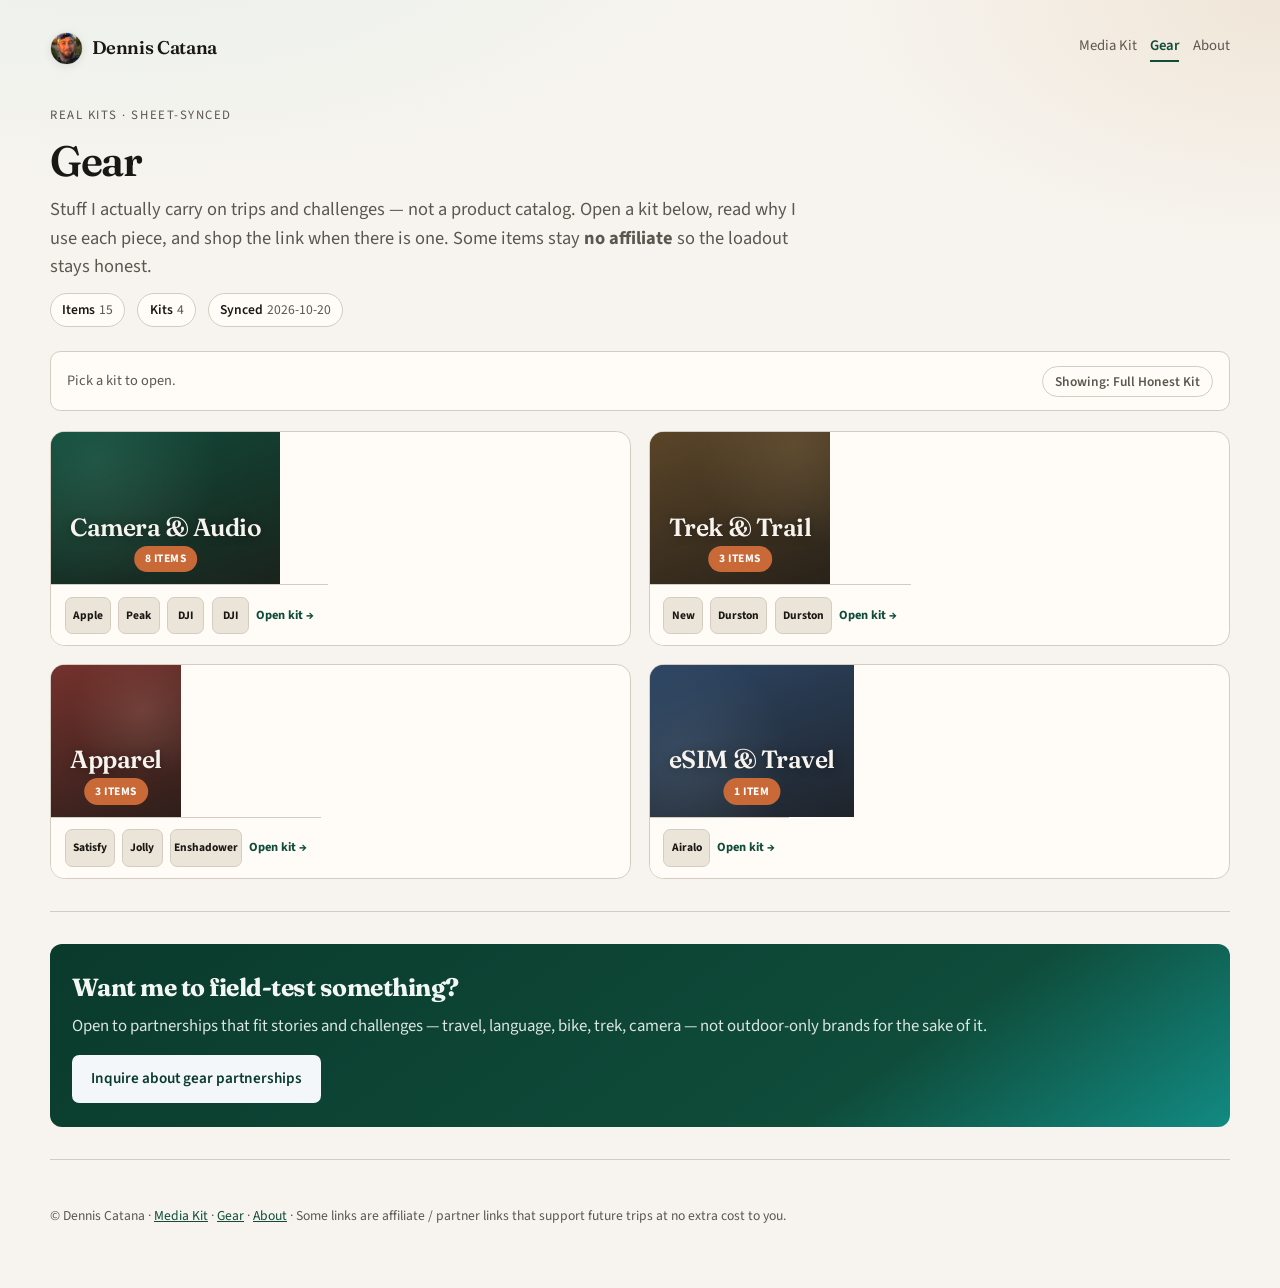
<file: gear.html>
<!DOCTYPE html>
<html lang="en">
  <head>
    <meta charset="utf-8" />
    <meta name="viewport" content="width=device-width, initial-scale=1" />
    <title>Gear — Dennis Catana</title>
    <meta
      name="description"
      content="Kits Dennis actually uses on trips and challenges — camera, trail, bike, apparel, travel — with honest notes and shop links when they exist."
    />
    <link rel="preconnect" href="https://fonts.googleapis.com" />
    <link rel="preconnect" href="https://fonts.gstatic.com" crossorigin />
    <link
      href="https://fonts.googleapis.com/css2?family=Fraunces:opsz,wght@9..144,500;9..144,600&family=Source+Sans+3:wght@400;600&display=swap"
      rel="stylesheet"
    />
    <link rel="stylesheet" href="styles.css" />
  </head>
  <body>
    <aside class="site-ambient" id="site-ambient" aria-label="Reel wallpaper" hidden>
      <div class="ambient-rail ambient-rail-left" aria-hidden="true">
        <div class="ambient-lane is-up" data-lane="0"></div>
        <div class="ambient-lane is-down" data-lane="1"></div>
      </div>
      <div class="ambient-rail ambient-rail-right" aria-hidden="true">
        <div class="ambient-lane is-down" data-lane="2"></div>
        <div class="ambient-lane is-up" data-lane="3"></div>
      </div>
    </aside>

    <header class="site-header wrap-wide">
      <a class="logo" href="index.html">
        <img class="logo-avatar" src="assets/kit-avatar.jpg" alt="" width="36" height="36" />
        <span>Dennis Catana</span>
      </a>
      <button
        type="button"
        class="nav-toggle"
        aria-expanded="false"
        aria-controls="site-nav"
        aria-label="Menu"
      >
        <span class="nav-toggle-bar"></span>
        <span class="nav-toggle-bar"></span>
        <span class="nav-toggle-bar"></span>
      </button>
      <nav id="site-nav" class="nav no-print" aria-label="Primary">
        <a href="index.html">Media Kit</a>
        <a class="active" href="gear.html">Gear</a>
        <a href="about.html">About</a>
      </nav>
    </header>

    <main id="top" class="wrap-wide">
      <section class="hero" style="padding: 1.75rem 0 1.25rem; border-top: none;">
        <p class="eyebrow">Real kits · Sheet-synced</p>
        <h1 style="font-size: clamp(1.9rem, 4.5vw, 2.65rem); margin-bottom: 0.65rem;">
          Gear
        </h1>
        <p class="lede" style="max-width: 48rem; margin-bottom: 0.75rem;">
          Stuff I actually carry on trips and challenges — not a product catalog.
          Open a kit below, read why I use each piece, and shop the link when there is one.
          Some items stay <strong>no affiliate</strong> so the loadout stays honest.
        </p>
        <div class="meta-row" style="margin-bottom: 0.25rem;">
          <span class="pill" id="stat-count"><strong>Items</strong> —</span>
          <span class="pill" id="stat-kits"><strong>Kits</strong> —</span>
          <span class="pill" id="stat-synced"><strong>Synced</strong> —</span>
        </div>
      </section>

      <div class="gear-toolbar">
        <p class="gear-toolbar-hint" id="gear-view-hint">Pick a kit to open.</p>
        <div>
          <button type="button" class="filter-btn" id="toggle-affiliate-only">
            Showing: Full Honest Kit
          </button>
        </div>
      </div>

      <div id="gear-mount" class="gear-mount" aria-live="polite">
        <p class="gear-empty">Loading…</p>
      </div>

      <section style="margin-top: 2rem;">
        <div class="contact-box">
          <h2>Want me to field-test something?</h2>
          <p>
            Open to partnerships that fit stories and challenges — travel, language, bike, trek, camera —
            not outdoor-only brands for the sake of it.
          </p>
          <a class="btn btn-primary" href="mailto:denniscatana@me.com">Inquire about gear partnerships</a>
        </div>
      </section>
    </main>

    <footer class="site-footer wrap-wide">
      <p>
        © Dennis Catana ·
        <a href="index.html">Media Kit</a> ·
        <a href="gear.html">Gear</a> ·
        <a href="about.html">About</a>
        · Some links are affiliate / partner links that support future trips at no extra cost to you.
      </p>
    </footer>

    <script src="assets/site-chrome.js" defer></script>
    <script>
      const CATEGORY_META = {
        camera: {
          id: "camera",
          label: "Camera & Audio",
          blurb: "How I film and record on the road — action cams, mounts, audio.",
          tone: "tone-camera",
        },
        trail: {
          id: "trail",
          label: "Trek & Trail",
          blurb: "On-foot days — vests, shoes, anything that survives long miles.",
          tone: "tone-trail",
        },
        bike: {
          id: "bike",
          label: "Bikepacking",
          blurb: "Bags, straps, and repair bits from Taiwan / Korea bike days.",
          tone: "tone-bike",
        },
        apparel: {
          id: "apparel",
          label: "Apparel",
          blurb: "Clothes that show up on camera and survive the day.",
          tone: "tone-apparel",
        },
        travel: {
          id: "travel",
          label: "eSIM & Travel",
          blurb: "Connectivity and travel basics that keep the trip moving.",
          tone: "tone-travel",
        },
        other: {
          id: "other",
          label: "Other",
          blurb: "Everything else that earns a spot in the kit.",
          tone: "tone-other",
        },
      };

      let GEAR_ITEMS = [];
      let CATEGORY_ORDER = ["camera", "trail", "bike", "apparel", "travel", "other"];
      let affiliateOnly = false;
      const uiState = {};

      function escapeHtml(s) {
        return String(s ?? "")
          .replace(/&/g, "&amp;")
          .replace(/</g, "&lt;")
          .replace(/>/g, "&gt;")
          .replace(/"/g, "&quot;");
      }

      function hasAffiliateLink(item) {
        return Boolean(item.linkUrl) && item.badgeType !== "exact-only";
      }

      function visibleItems() {
        return GEAR_ITEMS.filter((item) => {
          if (affiliateOnly && !hasAffiliateLink(item)) return false;
          return true;
        });
      }

      function itemsForCategory(catId) {
        return visibleItems().filter((i) => i.category === catId);
      }

      function categoryIdsWithItems() {
        const present = new Set(visibleItems().map((i) => i.category || "other"));
        const ordered = CATEGORY_ORDER.filter((id) => present.has(id));
        for (const id of present) {
          if (!ordered.includes(id)) ordered.push(id);
        }
        return ordered;
      }

      function getState(id) {
        if (!uiState[id]) uiState[id] = { expanded: false };
        return uiState[id];
      }

      function metaFor(catId) {
        return (
          CATEGORY_META[catId] || {
            id: catId,
            label: catId,
            blurb: "",
            tone: "tone-other",
          }
        );
      }

      function affiliateNote(item) {
        if (item.badgeType === "exact-only") {
          return "No affiliate — listed for full loadout honesty";
        }
        if (item.badgeType === "match") {
          return "Taobao purchase · Western match linked when available";
        }
        if (hasAffiliateLink(item)) {
          return "May include affiliate / partner link";
        }
        return "Shop link · affiliate pending";
      }

      function renderItemCard(item) {
        const why = item.whyLike || item.desc || "";
        const how = item.howIUse || "";
        const linkBlock = item.linkUrl
          ? `<a class="btn btn-primary btn-sm gear-item-shop" href="${escapeHtml(item.linkUrl)}" target="_blank" rel="noopener sponsored">${escapeHtml(item.linkLabel || "Shop →")}</a>`
          : `<span class="gear-item-no-link">No shop link yet</span>`;

        const initial = escapeHtml((item.brand || item.name || "?").trim().charAt(0).toUpperCase() || "?");

        return `
          <article class="gear-item-card" data-badge="${escapeHtml(item.badgeType)}">
            <div class="gear-item-visual" aria-hidden="true">
              ${
                item.imageUrl
                  ? `<img src="${escapeHtml(item.imageUrl)}" alt="" loading="lazy" />`
                  : `<span class="gear-item-mono">${initial}</span>`
              }
              <span class="gear-badge ${escapeHtml(item.badgeType)}">${escapeHtml(item.badgeLabel)}</span>
            </div>
            <div class="gear-item-body">
              <p class="gear-item-brand">${escapeHtml(item.brand || "—")}</p>
              <h3 class="gear-item-name">${escapeHtml(item.name)}</h3>
              ${
                item.usedIn
                  ? `<p class="gear-item-used"><span>Used on</span> ${escapeHtml(item.usedIn)}</p>`
                  : ""
              }
              ${why ? `<p class="gear-item-why"><strong>Why I carry it</strong> ${escapeHtml(why)}</p>` : ""}
              ${how ? `<p class="gear-item-how"><strong>How I use it</strong> ${escapeHtml(how)}</p>` : ""}
              ${item.exactItem ? `<p class="gear-item-exact"><strong>Exact</strong> ${escapeHtml(item.exactItem)}</p>` : ""}
              <p class="gear-aff-note">${escapeHtml(affiliateNote(item))}</p>
              <div class="gear-item-cta">${linkBlock}</div>
            </div>
          </article>`;
      }

      function renderCategoryCard(catId, items, expanded) {
        const meta = metaFor(catId);
        const peek = items.slice(0, 4);

        if (expanded) {
          return `
            <article class="gear-kit is-expanded" id="kit-${escapeHtml(catId)}" data-kit="${escapeHtml(catId)}">
              <div class="gear-kit-header">
                <div>
                  <p class="eyebrow">${items.length} item${items.length === 1 ? "" : "s"}</p>
                  <h2 class="gear-kit-title">${escapeHtml(meta.label)}</h2>
                  <p class="gear-kit-blurb">${escapeHtml(meta.blurb)}</p>
                </div>
                <button type="button" class="btn btn-primary btn-sm" data-collapse="${escapeHtml(catId)}">
                  ↑ Collapse
                </button>
              </div>
              <div class="gear-item-grid">
                ${items.map(renderItemCard).join("")}
              </div>
              <div class="gear-kit-footer">
                <button type="button" class="btn btn-primary" data-collapse="${escapeHtml(catId)}">
                  ↑ Back to kits
                </button>
              </div>
            </article>`;
        }

        return `
          <button type="button" class="gear-kit-card ${escapeHtml(meta.tone)}" data-expand="${escapeHtml(catId)}" aria-label="Open ${escapeHtml(meta.label)} kit">
            <div class="gear-kit-card-hero">
              <span class="gear-kit-card-title">${escapeHtml(meta.label)}</span>
              <span class="gear-kit-count">${items.length} item${items.length === 1 ? "" : "s"}</span>
            </div>
            <div class="gear-kit-card-peek">
              ${
                peek.length
                  ? peek
                      .map(
                        (item) =>
                          `<span class="gear-peek-chip" title="${escapeHtml(item.name)}">${escapeHtml(
                            (item.brand || item.name || "").split(" ")[0] || "•"
                          )}</span>`
                      )
                      .join("")
                  : `<span class="gear-peek-empty">No items yet</span>`
              }
              <span class="gear-kit-open-label">Open kit →</span>
            </div>
          </button>`;
      }

      function setHashForKit(id) {
        const next = id ? `#kit-${id}` : "#";
        if (location.hash !== next) {
          history.replaceState(null, "", next === "#" ? location.pathname + location.search : next);
        }
      }

      function paint() {
        const mount = document.getElementById("gear-mount");
        const ids = categoryIdsWithItems();
        const anyExpanded = ids.some((id) => getState(id).expanded);

        document.getElementById("gear-view-hint").textContent = anyExpanded
          ? "Showing kit contents — collapse to return to all kits."
          : "Pick a kit to open.";

        if (!ids.length) {
          mount.innerHTML = `<p class="gear-empty">No gear matches these filters.</p>`;
          mount.classList.remove("is-expanded-view");
          return;
        }

        if (anyExpanded) {
          mount.classList.add("is-expanded-view");
          const openId = ids.find((id) => getState(id).expanded);
          setHashForKit(openId);
          mount.innerHTML = renderCategoryCard(openId, itemsForCategory(openId), true);
        } else {
          mount.classList.remove("is-expanded-view");
          setHashForKit(null);
          mount.innerHTML = `<div class="gear-kit-grid">${ids
            .map((id) => renderCategoryCard(id, itemsForCategory(id), false))
            .join("")}</div>`;
        }

        wire(mount);
      }

      function wire(root) {
        root.querySelectorAll("[data-expand]").forEach((el) => {
          el.addEventListener("click", () => {
            const id = el.getAttribute("data-expand");
            Object.keys(uiState).forEach((k) => {
              uiState[k].expanded = false;
            });
            getState(id).expanded = true;
            paint();
            document.getElementById(`kit-${id}`)?.scrollIntoView({ behavior: "smooth", block: "start" });
          });
        });
        root.querySelectorAll("[data-collapse]").forEach((el) => {
          el.addEventListener("click", () => {
            const id = el.getAttribute("data-collapse");
            getState(id).expanded = false;
            paint();
            window.scrollTo({ top: 0, behavior: "smooth" });
          });
        });
      }

      function applyHash() {
        const m = (location.hash || "").match(/^#kit-([a-z0-9_-]+)$/i);
        Object.keys(uiState).forEach((k) => {
          uiState[k].expanded = false;
        });
        if (m && categoryIdsWithItems().includes(m[1])) {
          getState(m[1]).expanded = true;
        }
      }

      async function init() {
        const toggleBtn = document.getElementById("toggle-affiliate-only");
        toggleBtn.addEventListener("click", () => {
          affiliateOnly = !affiliateOnly;
          toggleBtn.classList.toggle("active", affiliateOnly);
          toggleBtn.textContent = affiliateOnly
            ? "Showing: Affiliate / Partner Only"
            : "Showing: Full Honest Kit";
          Object.keys(uiState).forEach((k) => {
            uiState[k].expanded = false;
          });
          paint();
        });

        try {
          const res = await fetch("assets/gear-data.json", { cache: "no-cache" });
          if (!res.ok) throw new Error("Failed to load gear-data.json");
          const data = await res.json();

          if (Array.isArray(data.categories) && data.categories.length) {
            const fromData = data.categories.map((c) => c.id).filter((id) => id && id !== "all");
            if (fromData.length) CATEGORY_ORDER = fromData;
            data.categories.forEach((c) => {
              if (!c.id || c.id === "all") return;
              if (!CATEGORY_META[c.id]) {
                CATEGORY_META[c.id] = {
                  id: c.id,
                  label: c.label || c.id,
                  blurb: c.blurb || "",
                  tone: "tone-other",
                };
              } else {
                if (c.label) CATEGORY_META[c.id].label = c.label;
                if (c.blurb) CATEGORY_META[c.id].blurb = c.blurb;
              }
            });
          }

          GEAR_ITEMS = (data.items || []).filter((i) => i.showOnPage !== false);
          document.getElementById("stat-count").innerHTML = `<strong>Items</strong> ${GEAR_ITEMS.length}`;
          document.getElementById("stat-kits").innerHTML = `<strong>Kits</strong> ${categoryIdsWithItems().length}`;
          document.getElementById("stat-synced").innerHTML = `<strong>Synced</strong> ${(data.generatedAt || "").slice(0, 10) || "—"}`;
          applyHash();
          paint();
          window.addEventListener("hashchange", () => {
            applyHash();
            paint();
          });
        } catch (err) {
          document.getElementById("gear-mount").innerHTML = `<p class="gear-empty">${escapeHtml(err.message || err)}</p>`;
        }
      }

      init();
    </script>
  </body>
</html>
</file>
<file: styles.css>
:root {
  --bg: #f7f4ef;
  --bg-deep: #ebe4d8;
  --ink: #1a1814;
  --muted: #5c574e;
  --line: #d4ccc0;
  --accent: #0f4c3a;
  --accent-soft: #dceee7;
  --accent-deep: #0a3a2c;
  --card: #fffcf7;
  --max: 720px;
  --font-display: "Fraunces", Georgia, serif;
  --font-body: "Source Sans 3", system-ui, sans-serif;
  --hero-ink: #f7f4ef;
  --hero-muted: rgba(247, 244, 239, 0.8);
  --ig-grad: linear-gradient(135deg, #9b2def 0%, #e1306c 52%, #f77737 82%, #fcaf45 100%);
  --tt-grad: linear-gradient(135deg, #25f4ee 0%, #162238 48%, #fe2c55 100%);
  --yt-grad: linear-gradient(135deg, #ff1a1a 0%, #cc0000 65%, #8f0000 100%);
}

*,
*::before,
*::after {
  box-sizing: border-box;
}

html {
  scroll-behavior: smooth;
}

body {
  margin: 0;
  font-family: var(--font-body);
  font-size: 1.05rem;
  line-height: 1.55;
  color: var(--ink);
  background:
    radial-gradient(1200px 600px at 10% -10%, #e8f0ea 0%, transparent 55%),
    radial-gradient(900px 500px at 100% 0%, #f0e6d8 0%, transparent 50%),
    var(--bg);
}

a {
  color: var(--accent);
}

img {
  max-width: 100%;
  display: block;
}

.wrap {
  width: min(100% - 2rem, var(--max));
  margin-inline: auto;
}

.site-header {
  padding: 2rem 0 0.85rem;
  display: flex;
  align-items: center;
  justify-content: space-between;
  gap: 1rem;
  flex-wrap: wrap;
  position: relative;
  z-index: 5;
}

.logo {
  font-family: var(--font-display);
  font-weight: 600;
  font-size: 1.15rem;
  letter-spacing: -0.02em;
  text-decoration: none;
  color: var(--ink);
  display: inline-flex;
  align-items: center;
  gap: 0.55rem;
}

.logo-avatar {
  width: 2.05rem;
  height: 2.05rem;
  border-radius: 999px;
  object-fit: cover;
  flex-shrink: 0;
  border: 1.5px solid rgba(26, 24, 20, 0.12);
  box-shadow: 0 2px 8px rgba(26, 24, 20, 0.08);
}

.nav-toggle {
  display: none;
  width: 2.4rem;
  height: 2.4rem;
  padding: 0;
  border: 1px solid var(--line);
  border-radius: 0.55rem;
  background: var(--card);
  cursor: pointer;
  align-items: center;
  justify-content: center;
  flex-direction: column;
  gap: 0.28rem;
  flex-shrink: 0;
}

.nav-toggle-bar {
  display: block;
  width: 1.05rem;
  height: 2px;
  border-radius: 999px;
  background: var(--ink);
  transition: transform 0.2s ease, opacity 0.2s ease;
}

.site-header.is-nav-open .nav-toggle-bar:nth-child(1) {
  transform: translateY(0.34rem) rotate(45deg);
}

.site-header.is-nav-open .nav-toggle-bar:nth-child(2) {
  opacity: 0;
}

.site-header.is-nav-open .nav-toggle-bar:nth-child(3) {
  transform: translateY(-0.34rem) rotate(-45deg);
}

.nav {
  display: flex;
  gap: 0.85rem;
  flex-wrap: wrap;
  font-size: 0.92rem;
}

.nav a {
  text-decoration: none;
  color: var(--muted);
}

.nav a:hover {
  color: var(--accent);
}

@media (max-width: 720px) {
  .site-header {
    flex-wrap: nowrap;
    padding: 1.55rem 0 0.75rem;
  }

  .nav-toggle {
    display: inline-flex;
  }

  .site-header .nav {
    display: none;
    position: absolute;
    top: calc(100% - 0.15rem);
    right: 0;
    left: auto;
    min-width: 11.5rem;
    flex-direction: column;
    gap: 0.15rem;
    padding: 0.55rem;
    background: var(--card);
    border: 1px solid var(--line);
    border-radius: 0.75rem;
    box-shadow: 0 14px 36px rgba(26, 24, 20, 0.12);
    z-index: 20;
  }

  .site-header.is-nav-open .nav {
    display: flex;
  }

  .site-header .nav a {
    padding: 0.55rem 0.7rem;
    border-radius: 0.45rem;
  }

  .site-header .nav a:hover,
  .site-header .nav a.active {
    background: var(--accent-soft);
  }

  .site-header .nav a.active {
    border-bottom: none;
    padding-bottom: 0.55rem;
  }
}

.hero {
  padding: 2.5rem 0 2rem;
}

.eyebrow {
  font-size: 0.8rem;
  text-transform: uppercase;
  letter-spacing: 0.12em;
  color: var(--muted);
  margin: 0 0 0.75rem;
}

.hero h1 {
  font-family: var(--font-display);
  font-weight: 600;
  font-size: clamp(2.2rem, 6vw, 3.1rem);
  line-height: 1.1;
  letter-spacing: -0.03em;
  margin: 0 0 1rem;
}

.lede {
  font-size: 1.15rem;
  color: var(--muted);
  max-width: 38rem;
  margin: 0 0 1.5rem;
}

.meta-row {
  display: flex;
  flex-wrap: wrap;
  gap: 0.5rem 0.75rem;
  margin-bottom: 1.5rem;
}

.pill {
  display: inline-flex;
  align-items: center;
  padding: 0.35rem 0.7rem;
  border: 1px solid var(--line);
  border-radius: 999px;
  background: var(--card);
  font-size: 0.85rem;
  color: var(--muted);
  text-decoration: none;
}

.pill strong {
  color: var(--ink);
  font-weight: 600;
  margin-right: 0.25rem;
}

.cta-row {
  display: flex;
  flex-wrap: wrap;
  gap: 0.75rem;
}

.btn {
  display: inline-flex;
  align-items: center;
  justify-content: center;
  padding: 0.7rem 1.15rem;
  border-radius: 0.45rem;
  font-weight: 600;
  text-decoration: none;
  border: 1px solid transparent;
  cursor: pointer;
  font-family: inherit;
  font-size: 0.95rem;
}

.btn-primary {
  background: var(--accent);
  color: #f7f4ef;
}

.btn-ghost--on-dark,
button.btn-ghost--on-dark {
  border-color: rgba(243, 247, 250, 0.35);
  color: var(--hero-ink);
  background: transparent;
  -webkit-appearance: none;
  appearance: none;
}

.btn-ghost--on-dark:hover,
button.btn-ghost--on-dark:hover {
  background: rgba(243, 247, 250, 0.1);
  color: var(--hero-ink);
}

.btn-primary:hover {
  filter: brightness(1.08);
}

.btn-ghost {
  background: transparent;
  border-color: var(--line);
  color: var(--ink);
}

.btn-ghost:hover {
  background: var(--card);
}

section {
  padding: 2rem 0;
  border-top: 1px solid var(--line);
}

h2 {
  font-family: var(--font-display);
  font-size: 1.55rem;
  letter-spacing: -0.02em;
  margin: 0 0 0.75rem;
}

h3 {
  font-family: var(--font-display);
  font-size: 1.15rem;
  margin: 0 0 0.4rem;
}

.section-intro {
  color: var(--muted);
  margin: 0 0 1.25rem;
}

.stats {
  display: grid;
  grid-template-columns: repeat(3, 1fr);
  gap: 0.75rem;
}

@media (max-width: 560px) {
  .stats {
    grid-template-columns: repeat(2, 1fr);
  }
}

.stat {
  background: var(--card);
  border: 1px solid var(--line);
  border-radius: 0.6rem;
  padding: 1rem 0.9rem;
}

.stat .value {
  font-family: var(--font-display);
  font-size: 1.55rem;
  font-weight: 600;
  letter-spacing: -0.02em;
  color: var(--accent);
}

.stat .label {
  font-size: 0.8rem;
  color: var(--muted);
  margin-top: 0.2rem;
}

.kit-metrics {
  display: grid;
  grid-template-columns: repeat(3, minmax(0, 1fr));
  gap: 0.75rem;
  margin: 0 0 2rem;
}

.kit-metric {
  background: var(--card);
  border: 1px solid var(--line);
  border-radius: 0.75rem;
  padding: 1.15rem 1rem 1.05rem;
  text-align: left;
  color: inherit;
  display: flex;
  flex-direction: column;
  justify-content: space-between;
  gap: 0.55rem;
  min-height: 7.25rem;
}

.kit-metric--lead {
  background:
    linear-gradient(160deg, rgba(15, 76, 58, 0.08), transparent 55%),
    var(--card);
}

.kit-metric--action {
  cursor: pointer;
  text-decoration: none;
  font: inherit;
  transition: border-color 0.15s ease, transform 0.15s ease, box-shadow 0.15s ease;
}

.kit-metric--action:hover,
.kit-metric--action:focus-visible {
  border-color: rgba(15, 76, 58, 0.45);
  box-shadow: 0 8px 22px rgba(12, 40, 28, 0.08);
  transform: translateY(-1px);
  outline: none;
}

.kit-metric__title {
  font-family: var(--font-display);
  font-size: 0.92rem;
  font-weight: 600;
  letter-spacing: -0.01em;
  color: var(--ink);
}

.kit-metric__lead-main {
  display: flex;
  flex-wrap: wrap;
  align-items: baseline;
  gap: 0.35rem 0.45rem;
  margin-top: 0.15rem;
}

.kit-metric__lead-num {
  font-family: var(--font-display);
  font-weight: 600;
  font-size: clamp(1.85rem, 3.2vw, 2.45rem);
  letter-spacing: -0.05em;
  line-height: 1;
  color: var(--accent);
  white-space: nowrap;
}

.kit-metric__lead-unit {
  font-family: var(--font-display);
  font-weight: 600;
  font-size: 1.05rem;
  letter-spacing: -0.02em;
  color: var(--ink);
}

.kit-metric__stack {
  list-style: none;
  margin: 0;
  padding: 0;
  display: grid;
  gap: 0.35rem;
  font-size: 0.98rem;
  line-height: 1.25;
  color: var(--muted);
}

.kit-metric__stack strong {
  font-family: var(--font-display);
  font-weight: 600;
  font-size: 1.12rem;
  letter-spacing: -0.03em;
  color: var(--accent);
  margin-right: 0.2rem;
}

.kit-metric__stack--sub {
  gap: 0.15rem;
  margin-top: 0.15rem;
  font-size: 0.84rem;
}

.kit-metric__stack--sub strong {
  font-size: 0.95rem;
  letter-spacing: -0.02em;
}

.kit-metric__post-name {
  font-family: var(--font-display);
  font-size: 0.86rem;
  font-weight: 600;
  letter-spacing: -0.015em;
  line-height: 1.25;
  color: var(--ink);
  white-space: nowrap;
  overflow: hidden;
  text-overflow: ellipsis;
  min-width: 0;
}

.kit-metric__value {
  display: flex;
  align-items: center;
  gap: 0.4rem;
  flex-wrap: wrap;
  font-family: var(--font-display);
  font-size: clamp(1.35rem, 2.4vw, 1.75rem);
  font-weight: 600;
  letter-spacing: -0.03em;
  line-height: 1.05;
  color: var(--accent);
}

.kit-metric__row {
  display: flex;
  align-items: center;
  gap: 0.7rem;
  min-width: 0;
}

.kit-metric__thumb {
  width: 3.15rem;
  height: 4.05rem;
  object-fit: cover;
  border-radius: 0.45rem;
  flex: 0 0 auto;
  border: 1px solid rgba(15, 76, 58, 0.18);
  background: #1a3329;
}

.kit-metric__copy {
  min-width: 0;
  display: flex;
  flex-direction: column;
  gap: 0.35rem;
}

.kit-metric__ico {
  display: inline-flex;
  width: 1.05em;
  height: 1.05em;
  flex: 0 0 auto;
  color: var(--accent);
}

.kit-metric__ico svg {
  width: 100%;
  height: 100%;
  display: block;
}

.kit-metric__ico--trail {
  width: 0.85em;
  height: 0.85em;
  opacity: 0.85;
}

.kit-metric__label {
  font-size: 0.86rem;
  line-height: 1.35;
  color: var(--muted);
}

@media (max-width: 820px) {
  .kit-metrics {
    grid-template-columns: 1fr;
  }
}

.proof-list {
  list-style: none;
  padding: 0;
  margin: 1rem 0 0;
  display: grid;
  gap: 0.65rem;
}

.proof-list li {
  background: var(--card);
  border: 1px solid var(--line);
  border-radius: 0.55rem;
  padding: 0.85rem 1rem;
  display: grid;
  grid-template-columns: 1fr auto;
  gap: 0.35rem 1rem;
  align-items: baseline;
}

.proof-list .title {
  font-weight: 600;
}

.proof-list .views {
  font-family: var(--font-display);
  font-weight: 600;
  color: var(--accent);
  white-space: nowrap;
}

.proof-list .note {
  grid-column: 1 / -1;
  font-size: 0.88rem;
  color: var(--muted);
}

.card-stack {
  display: grid;
  gap: 0.85rem;
}

.card {
  background: var(--card);
  border: 1px solid var(--line);
  border-radius: 0.65rem;
  padding: 1.1rem 1.15rem;
}

.card .tag {
  display: inline-block;
  font-size: 0.72rem;
  text-transform: uppercase;
  letter-spacing: 0.1em;
  color: var(--accent);
  background: var(--accent-soft);
  padding: 0.2rem 0.5rem;
  border-radius: 999px;
  margin-bottom: 0.55rem;
}

.card p {
  margin: 0.35rem 0 0;
  color: var(--muted);
  font-size: 0.95rem;
}

.card ul {
  margin: 0.5rem 0 0;
  padding-left: 1.1rem;
  color: var(--muted);
  font-size: 0.95rem;
}

.rates {
  width: 100%;
  border-collapse: collapse;
  font-size: 0.95rem;
}

.rates th,
.rates td {
  text-align: left;
  padding: 0.65rem 0.4rem;
  border-bottom: 1px solid var(--line);
}

.rates th {
  font-size: 0.78rem;
  text-transform: uppercase;
  letter-spacing: 0.08em;
  color: var(--muted);
  font-weight: 600;
}

.fineprint {
  font-size: 0.85rem;
  color: var(--muted);
  margin-top: 0.75rem;
}

.contact-box {
  background: linear-gradient(145deg, var(--accent-deep) 0%, var(--accent) 70%, #128a82 100%);
  color: #f2f7f4;
  border-radius: 0.75rem;
  padding: 1.5rem 1.35rem;
}

.contact-box h2 {
  color: inherit;
  margin-bottom: 0.4rem;
}

.contact-box p {
  margin: 0 0 1rem;
  opacity: 0.9;
}

.contact-box a.btn-primary {
  background: #f3f7fa;
  color: var(--accent-deep);
}

.contact-box .links {
  display: flex;
  flex-wrap: wrap;
  gap: 0.75rem 1rem;
  margin-top: 1rem;
  font-size: 0.92rem;
}

.contact-box .links a {
  color: #dceee7;
}

.site-footer {
  padding: 2rem 0 3rem;
  color: var(--muted);
  font-size: 0.85rem;
  border-top: 1px solid var(--line);
}

/* ==========================================================================
   Media Kit redesign (index)
   ========================================================================== */

.page-kit .site-header--kit {
  position: absolute;
  top: 0;
  left: 0;
  right: 0;
  z-index: 5;
  width: min(100% - 2rem, var(--max));
  margin-inline: auto;
  padding-top: 2rem;
}

.page-kit .site-header--kit .logo,
.page-kit .site-header--kit .nav a {
  color: var(--hero-muted);
}

.page-kit .site-header--kit .logo {
  color: var(--hero-ink);
}

.page-kit .site-header--kit .logo-avatar {
  border-color: rgba(247, 244, 239, 0.35);
  box-shadow: 0 2px 10px rgba(0, 0, 0, 0.28);
}

.page-kit .site-header--kit .nav-toggle {
  border-color: rgba(247, 244, 239, 0.28);
  background: rgba(26, 24, 20, 0.28);
}

.page-kit .site-header--kit .nav-toggle-bar {
  background: var(--hero-ink);
}

.page-kit .site-header--kit .nav a:hover,
.page-kit .site-header--kit .nav a.active {
  color: var(--hero-ink);
}

.page-kit .site-header--kit .nav a.active {
  border-bottom-color: rgba(243, 247, 250, 0.65);
}

.kit-hero {
  position: relative;
  min-height: min(100vh, 820px);
  display: flex;
  align-items: flex-end;
  padding: 6.5rem 0 3.25rem;
  color: var(--hero-ink);
  overflow: hidden;
  isolation: isolate;
}

.kit-hero__cover {
  position: absolute;
  inset: 0;
  z-index: 0;
  overflow: hidden;
}

.kit-hero__cover img {
  width: 100%;
  height: 100%;
  object-fit: cover;
  object-position: center 42%;
  transform: scale(1.04);
  animation: kit-cover-drift 22s ease-in-out infinite alternate;
}

.kit-hero__veil {
  position: absolute;
  inset: 0;
  z-index: 1;
  pointer-events: none;
  background:
    linear-gradient(
      180deg,
      rgba(6, 18, 14, 0.55) 0%,
      rgba(8, 28, 22, 0.42) 28%,
      rgba(10, 36, 28, 0.72) 62%,
      rgba(8, 24, 18, 0.92) 100%
    ),
    linear-gradient(
      105deg,
      rgba(8, 30, 22, 0.55) 0%,
      rgba(8, 30, 22, 0.15) 48%,
      rgba(12, 40, 32, 0.35) 100%
    );
}

.kit-hero__reels {
  position: relative;
  width: calc(100% + 2rem);
  margin: 0 -1rem 1.1rem;
  height: clamp(8.75rem, 20vw, 12.5rem);
  overflow: hidden;
  pointer-events: none;
  opacity: 0;
  mask-image: linear-gradient(
    90deg,
    transparent 0%,
    #000 8%,
    #000 92%,
    transparent 100%
  );
  -webkit-mask-image: linear-gradient(
    90deg,
    transparent 0%,
    #000 8%,
    #000 92%,
    transparent 100%
  );
  transition: opacity 0.6s ease;
}

.kit-hero__reels.is-ready {
  opacity: 1;
}

.kit-hero__reels-track {
  display: flex;
  align-items: flex-end;
  gap: 0.75rem;
  width: max-content;
  height: 100%;
  padding-inline: 0.5rem;
  will-change: transform;
  animation: none;
}

.kit-hero__reels.is-ready .kit-hero__reels-track {
  animation: kit-reels-scroll 28s linear infinite;
}

.kit-hero__reel {
  position: relative;
  flex: 0 0 auto;
  width: clamp(4.1rem, 8.5vw, 5.6rem);
  aspect-ratio: 9 / 16;
  border-radius: 0.7rem;
  overflow: hidden;
  border: 1px solid rgba(247, 244, 239, 0.35);
  box-shadow: 0 10px 28px rgba(0, 0, 0, 0.38);
  opacity: 0.88;
  transform: rotate(-3deg) translateY(0.2rem);
  filter: saturate(1.02) brightness(0.98);
}

.kit-hero__reel:nth-child(even) {
  transform: rotate(2.75deg) translateY(-0.35rem);
  opacity: 0.92;
}

.kit-hero__reel:nth-child(3n) {
  transform: rotate(-1.25deg) translateY(0.1rem);
  opacity: 0.86;
}

.kit-hero__reel img {
  width: 100%;
  height: 100%;
  object-fit: cover;
  display: block;
}

.kit-hero__reel-meta {
  position: absolute;
  left: 0.3rem;
  right: 0.3rem;
  bottom: 0.3rem;
  display: flex;
  flex-wrap: wrap;
  gap: 0.2rem 0.35rem;
  align-items: center;
  font-size: 0.56rem;
  font-weight: 600;
  letter-spacing: 0.01em;
  color: #f7f4ef;
  text-shadow: 0 1px 3px rgba(0, 0, 0, 0.75);
  line-height: 1;
}

.kit-hero__reel-stat {
  display: inline-flex;
  align-items: center;
  gap: 0.15rem;
  max-width: 100%;
}

.kit-hero__reel-ico {
  width: 0.7rem;
  height: 0.7rem;
  flex: 0 0 auto;
  filter: drop-shadow(0 1px 2px rgba(0, 0, 0, 0.65));
}

@keyframes kit-cover-drift {
  from {
    transform: scale(1.04) translate3d(0, 0, 0);
  }
  to {
    transform: scale(1.08) translate3d(-1.2%, 0.8%, 0);
  }
}

@keyframes kit-reels-scroll {
  from {
    transform: translate3d(0, 0, 0);
  }
  to {
    transform: translate3d(-50%, 0, 0);
  }
}

.kit-hero__inner {
  position: relative;
  z-index: 3;
  padding-bottom: 0.5rem;
  animation: kit-hero-rise 0.9s cubic-bezier(0.22, 1, 0.36, 1) both;
}

@keyframes kit-hero-rise {
  from {
    opacity: 0;
    transform: translateY(1.25rem);
  }
  to {
    opacity: 1;
    transform: translateY(0);
  }
}

.kit-hero__identity {
  display: flex;
  align-items: center;
  gap: 1rem;
  margin: 0 0 1.15rem;
  position: relative;
}

.kit-hero__avatar {
  width: clamp(4.5rem, 12vw, 6.5rem);
  height: clamp(4.5rem, 12vw, 6.5rem);
  border-radius: 50%;
  object-fit: cover;
  object-position: center 20%;
  border: 3px solid rgba(247, 244, 239, 0.92);
  box-shadow:
    0 0 0 1px rgba(0, 0, 0, 0.25),
    0 12px 28px rgba(0, 0, 0, 0.35);
  flex: 0 0 auto;
  background: #1a3329;
}

.kit-hero__brand {
  font-family: var(--font-display);
  font-weight: 600;
  font-size: clamp(2.35rem, 8.5vw, 4.25rem);
  line-height: 0.98;
  letter-spacing: -0.035em;
  margin: 0;
  min-width: 0;
  text-shadow:
    0 2px 18px rgba(0, 0, 0, 0.55),
    0 1px 2px rgba(0, 0, 0, 0.4);
}

.kit-hero__headline {
  font-family: var(--font-display);
  font-weight: 600;
  font-size: clamp(1.35rem, 3.6vw, 1.85rem);
  line-height: 1.25;
  letter-spacing: -0.02em;
  max-width: 22ch;
  margin: 0 0 1rem;
  color: var(--hero-ink);
  text-shadow: 0 1px 12px rgba(0, 0, 0, 0.35);
}

.kit-hero__lede {
  font-size: 1.08rem;
  line-height: 1.55;
  color: var(--hero-muted);
  max-width: 36rem;
  margin: 0 0 1.6rem;
  text-shadow: 0 1px 10px rgba(0, 0, 0, 0.3);
}

.kit-hero__cta {
  margin-bottom: 0.35rem;
}

.kit-section {
  padding: 2.5rem 0;
  border-top: 1px solid var(--line);
}

.kit-section--contact {
  border-top: none;
  padding-top: 1.5rem;
}

.kit-section__head {
  display: flex;
  align-items: baseline;
  justify-content: space-between;
  gap: 1rem;
  flex-wrap: wrap;
}

.kit-platforms {
  display: grid;
  gap: 0;
  border-top: 1px solid var(--line);
  margin-bottom: 1rem;
}

.kit-platform {
  display: grid;
  grid-template-columns: 1.1fr 1.2fr 1fr 1.3fr;
  gap: 0.5rem 0.75rem;
  align-items: baseline;
  padding: 0.95rem 0;
  border-bottom: 1px solid var(--line);
  text-decoration: none;
  color: inherit;
  transition: background 0.2s ease, padding-left 0.2s ease;
}

.kit-platform:hover {
  background: rgba(10, 107, 102, 0.05);
  padding-left: 0.35rem;
}

.kit-platform__name {
  font-family: var(--font-display);
  font-weight: 700;
  font-size: 1rem;
}

.kit-platform__handle {
  color: var(--muted);
  font-size: 0.9rem;
}

.kit-platform__stat {
  font-size: 0.88rem;
  color: var(--muted);
}

.kit-platform__stat strong {
  color: var(--ink);
  font-weight: 600;
}

@media (max-width: 640px) {
  .kit-platform {
    grid-template-columns: 1fr 1fr;
  }

  .kit-platform__handle {
    text-align: right;
  }
}

.kit-standout-heading {
  margin: 1.75rem 0 0.4rem;
  font-size: 1.25rem;
}

.kit-standout-intro {
  margin-bottom: 0.85rem;
}

.kit-expand-list {
  list-style: none;
  padding: 0;
  margin: 0;
  display: grid;
  gap: 0.65rem;
}

.kit-expand-list--pitch {
  margin-top: 0;
}

.kit-expand {
  background: var(--card);
  border: 1px solid var(--line);
  border-radius: 0.65rem;
  overflow: hidden;
  transition: box-shadow 0.2s ease;
}

.kit-expand.is-open {
  box-shadow: 0 10px 28px rgba(26, 24, 20, 0.08);
}

.kit-expand__hit {
  width: 100%;
  display: grid;
  grid-template-columns: 48px 1fr;
  gap: 0.85rem;
  align-items: center;
  min-height: 4.25rem;
  padding: 0.7rem 0.85rem;
  margin: 0;
  border: 0;
  background: transparent;
  color: inherit;
  font: inherit;
  text-align: left;
  cursor: pointer;
}

.kit-expand__hit:hover {
  background: rgba(15, 76, 58, 0.04);
}

.kit-expand.is-open .kit-expand__hit {
  border-bottom: 1px solid var(--line);
  background: rgba(15, 76, 58, 0.03);
}

.kit-expand__peek {
  display: block;
  width: 48px;
  height: 48px;
  border-radius: 0.4rem;
  overflow: hidden;
  background: var(--bg-deep);
  flex-shrink: 0;
}

.kit-expand__peek img {
  width: 100%;
  height: 100%;
  object-fit: cover;
  object-position: center top;
  display: block;
}

.kit-expand__peek--plain {
  background: linear-gradient(160deg, var(--accent-soft), var(--bg-deep));
}

.kit-expand__body {
  display: grid;
  grid-template-columns: 1fr auto;
  gap: 0.15rem 0.75rem;
  align-content: center;
  min-width: 0;
}

.kit-expand__status {
  grid-column: 1 / -1;
  font-size: 0.7rem;
  font-weight: 700;
  text-transform: uppercase;
  letter-spacing: 0.1em;
  color: var(--accent);
}

.kit-expand__title {
  font-family: var(--font-display);
  font-weight: 600;
  font-size: 1.02rem;
  letter-spacing: -0.015em;
}

.kit-expand__views {
  font-family: var(--font-display);
  font-weight: 600;
  color: var(--accent);
  white-space: nowrap;
  align-self: start;
}

.kit-expand__note {
  grid-column: 1 / -1;
  font-size: 0.86rem;
  color: var(--muted);
}

.kit-expand__panel {
  padding: 1rem 0.95rem 1.1rem;
  animation: kit-panel-in 0.28s ease;
}

.kit-expand__panel[hidden] {
  display: none;
}

.kit-expand__panel > p {
  margin: 0 0 0.55rem;
  color: var(--muted);
  font-size: 0.95rem;
}

.kit-expand__meta {
  font-size: 0.9rem !important;
  color: var(--ink) !important;
}

.kit-expand__focus {
  display: grid;
  grid-template-columns: minmax(140px, 180px) 1fr;
  gap: 1rem 1.15rem;
  align-items: start;
}

.kit-phone {
  position: relative;
  display: block;
  border-radius: 0.85rem;
  overflow: hidden;
  background: #111;
  aspect-ratio: 9 / 16;
  max-height: 320px;
  text-decoration: none;
  box-shadow: 0 8px 22px rgba(26, 24, 20, 0.16);
}

.kit-phone img {
  width: 100%;
  height: 100%;
  object-fit: cover;
  object-position: center top;
}

.kit-phone__stats {
  position: absolute;
  left: 0;
  right: 0;
  bottom: 0;
  display: flex;
  flex-wrap: wrap;
  gap: 0.35rem 0.65rem;
  padding: 1.6rem 0.65rem 0.65rem;
  background: linear-gradient(transparent, rgba(0, 0, 0, 0.72));
  color: #fff;
  font-size: 0.78rem;
  font-weight: 600;
}

.kit-expand__copy h3 {
  margin: 0 0 0.35rem;
  font-size: 1.25rem;
}

.kit-expand__platform {
  margin: 0 0 0.75rem;
  color: var(--muted);
  font-size: 0.9rem;
}

.kit-expand__metrics {
  display: flex;
  flex-wrap: wrap;
  gap: 0.45rem 0.85rem;
  margin-bottom: 0.85rem;
  font-size: 0.9rem;
  color: var(--muted);
}

.kit-expand__metrics strong {
  color: var(--ink);
  font-family: var(--font-display);
  font-weight: 600;
}

.kit-expand__metrics--series {
  gap: 0.55rem;
}

.kit-expand__metric--hl {
  display: inline-flex;
  align-items: baseline;
  gap: 0.25rem;
  padding: 0.35rem 0.65rem;
  border-radius: 0.45rem;
  background: rgba(15, 76, 58, 0.1);
  border: 1px solid rgba(15, 76, 58, 0.22);
  color: var(--ink);
  font-size: 0.92rem;
}

.kit-expand__metric--hl strong {
  color: var(--accent);
  font-size: 1.05rem;
}

a.kit-expand__metric--link {
  text-decoration: none;
  transition: border-color 0.15s ease, box-shadow 0.15s ease, transform 0.15s ease;
}

a.kit-expand__metric--link:hover,
a.kit-expand__metric--link:focus-visible {
  border-color: rgba(15, 76, 58, 0.45);
  box-shadow: 0 4px 14px rgba(12, 40, 28, 0.1);
  transform: translateY(-1px);
  outline: none;
}

.kit-expand__series-note {
  margin: 0 0 0.85rem;
  font-size: 0.9rem;
  color: var(--muted);
  line-height: 1.45;
}

.kit-project__hl {
  color: var(--ink);
}

.kit-project__hl strong {
  color: var(--accent);
  font-family: var(--font-display);
  font-weight: 600;
}

.kit-expand__link {
  font-weight: 600;
  text-decoration: none;
}

.kit-project {
  margin-top: 1.1rem;
  padding-top: 0.95rem;
  border-top: 1px solid var(--line);
}

.kit-project__from {
  margin: 0 0 0.55rem;
  font-size: 0.95rem;
  color: var(--muted);
}

.kit-project__from strong {
  color: var(--ink);
  font-family: var(--font-display);
  font-weight: 600;
}

.kit-project__stats {
  display: flex;
  flex-wrap: wrap;
  gap: 0.4rem 0.9rem;
  margin-bottom: 0.65rem;
  font-size: 0.88rem;
  color: var(--muted);
}

.kit-project__stats strong {
  color: var(--accent);
  font-family: var(--font-display);
}

.kit-project__plats {
  width: 100%;
  font-size: 0.82rem;
}

.kit-project__note {
  display: block;
  font-size: 0.78rem;
  color: var(--muted);
  margin-bottom: 0.55rem;
}

.kit-gallery {
  display: flex;
  gap: 0.55rem;
  overflow-x: auto;
  padding-bottom: 0.25rem;
  scroll-snap-type: x proximity;
  -webkit-overflow-scrolling: touch;
}

.kit-gallery__item {
  position: relative;
  flex: 0 0 72px;
  width: 72px;
  height: 96px;
  border-radius: 0.45rem;
  overflow: hidden;
  background: var(--bg-deep);
  scroll-snap-align: start;
  text-decoration: none;
}

.kit-gallery__item img {
  width: 100%;
  height: 100%;
  object-fit: cover;
}

.kit-gallery__views {
  position: absolute;
  left: 0;
  right: 0;
  bottom: 0;
  padding: 0.85rem 0.25rem 0.25rem;
  background: linear-gradient(transparent, rgba(0, 0, 0, 0.7));
  color: #fff;
  font-size: 0.68rem;
  font-weight: 600;
  text-align: center;
}

@keyframes kit-panel-in {
  from {
    opacity: 0;
    transform: translateY(-0.35rem);
  }
  to {
    opacity: 1;
    transform: translateY(0);
  }
}

@media (max-width: 620px) {
  .kit-expand__focus {
    grid-template-columns: 120px 1fr;
  }

  .kit-phone {
    max-height: 240px;
  }
}

@media (max-width: 420px) {
  .kit-expand__focus {
    grid-template-columns: 1fr;
  }

  .kit-phone {
    max-width: 180px;
  }
}

.kit-future {
  list-style: none;
  margin: 0;
  padding: 0;
  border-top: 1px solid var(--line);
}

.kit-future li {
  position: relative;
  padding: 1rem 0 1rem 1.35rem;
  border-bottom: 1px solid var(--line);
  font-family: var(--font-display);
  font-weight: 600;
  font-size: 1.08rem;
  letter-spacing: -0.015em;
  line-height: 1.35;
}

.kit-future li::before {
  content: "";
  position: absolute;
  left: 0;
  top: 1.35rem;
  width: 0.55rem;
  height: 0.55rem;
  border-radius: 50%;
  background: var(--accent);
  box-shadow: 0 0 0 4px var(--accent-soft);
}

.kit-deliverables {
  margin: 0 0 1.25rem;
  padding-left: 1.15rem;
  color: var(--muted);
}

.kit-deliverables li {
  margin: 0.35rem 0;
}

@media (prefers-reduced-motion: reduce) {
  .kit-hero__cover img,
  .kit-hero__reels-track,
  .kit-hero__inner {
    animation: none !important;
  }

  .kit-hero__reels {
    display: none;
  }
}

@media (max-width: 640px) {
  .kit-hero {
    min-height: min(100svh, 720px);
    padding-top: 5.5rem;
  }

  .kit-hero__reels {
    width: calc(100% + 1.5rem);
    margin: 0 -0.75rem 0.85rem;
    height: 7.75rem;
  }

  .kit-hero__identity {
    align-items: flex-end;
    gap: 0.75rem;
  }
}

/* ==========================================================================
   Multi-page Navigation, Wide Layout, Projects Timeline & Gear Page
   ========================================================================== */

.wrap-wide {
  width: min(100% - 2rem, 1180px);
  margin-inline: auto;
}

/* Ultra-wide easter egg: faded clickable reel marquees in the gutters (sitewide) */
.site-header,
main,
.site-footer {
  position: relative;
  z-index: 2;
}

.site-ambient {
  display: none;
  pointer-events: none;
}

.site-ambient[hidden] {
  display: none !important;
}

/* Only show on truly wide screens (easter egg), with 50% larger reel cards */
@media (min-width: 2400px) {
  .site-ambient:not([hidden]) {
    display: block;
    position: fixed;
    inset: 0;
    z-index: 0;
    overflow: hidden;
    pointer-events: none;
  }

  .ambient-rail {
    position: absolute;
    top: 5.25rem;
    bottom: 0;
    width: min(321px, calc((100vw - 1220px) / 2 - 1.25rem));
    display: flex;
    gap: 0.65rem;
    padding: 0.5rem 0;
    mask-image: linear-gradient(
      180deg,
      transparent 0%,
      #000 7%,
      #000 93%,
      transparent 100%
    );
    -webkit-mask-image: linear-gradient(
      180deg,
      transparent 0%,
      #000 7%,
      #000 93%,
      transparent 100%
    );
  }

  .ambient-rail-left {
    left: 0.65rem;
    justify-content: flex-end;
  }

  .ambient-rail-right {
    right: 0.65rem;
    justify-content: flex-start;
  }

  .ambient-lane {
    flex: 1;
    min-width: 0;
    max-width: 153px;
    overflow: hidden;
    height: 100%;
  }

  .ambient-track {
    display: flex;
    flex-direction: column;
    gap: 0.65rem;
    width: 100%;
    will-change: transform;
  }

  .ambient-lane.is-up .ambient-track {
    animation: ambient-marquee-up 72s linear infinite;
  }

  .ambient-lane.is-down .ambient-track {
    animation: ambient-marquee-down 84s linear infinite;
  }

  .ambient-rail-left .ambient-lane.is-up .ambient-track {
    animation-duration: 78s;
  }

  .ambient-rail-right .ambient-lane.is-down .ambient-track {
    animation-duration: 90s;
  }

  .ambient-lane:hover .ambient-track {
    animation-play-state: paused;
  }

  @keyframes ambient-marquee-up {
    from {
      transform: translateY(0);
    }
    to {
      transform: translateY(-50%);
    }
  }

  @keyframes ambient-marquee-down {
    from {
      transform: translateY(-50%);
    }
    to {
      transform: translateY(0);
    }
  }

  .ambient-card {
    display: block;
    width: 100%;
    text-decoration: none;
    pointer-events: auto;
    opacity: 0.26;
    filter: saturate(0.8);
    transition: opacity 0.22s ease, filter 0.22s ease, transform 0.22s ease;
    transform: scale(0.98);
  }

  .ambient-card:hover,
  .ambient-card:focus-visible {
    opacity: 0.95;
    filter: saturate(1.08);
    transform: scale(1);
    outline: none;
    z-index: 1;
  }

  .ambient-card-frame {
    position: relative;
    display: block;
    aspect-ratio: 9 / 16;
    border-radius: 0.85rem;
    overflow: hidden;
    padding: 3px;
    box-shadow: 0 8px 22px rgba(26, 24, 20, 0.12);
  }

  .ambient-card.plat-ig .ambient-card-frame {
    background: var(--ig-grad);
  }

  .ambient-card.plat-tiktok .ambient-card-frame {
    background: var(--tt-grad);
  }

  .ambient-card.plat-youtube .ambient-card-frame {
    background: var(--yt-grad);
  }

  .ambient-card-frame > img {
    width: 100%;
    height: 100%;
    object-fit: cover;
    border-radius: 0.65rem;
    display: block;
    background: #2a2620;
  }

  .ambient-card-plat {
    position: absolute;
    top: 0.45rem;
    left: 0.45rem;
    width: 1.15rem;
    height: 1.15rem;
    color: #fff;
    filter: drop-shadow(0 1px 2px rgba(0, 0, 0, 0.45));
    display: inline-flex;
  }

  .ambient-card-plat svg,
  .ambient-card-plat img {
    width: 100%;
    height: 100%;
  }

  .ambient-card-views {
    position: absolute;
    top: 0.4rem;
    right: 0.4rem;
    font-size: 0.68rem;
    font-weight: 700;
    letter-spacing: 0.02em;
    color: #fff;
    text-shadow: 0 1px 3px rgba(0, 0, 0, 0.55);
  }
}

@media (min-width: 2400px) and (prefers-reduced-motion: reduce) {
  .ambient-lane.is-up .ambient-track,
  .ambient-lane.is-down .ambient-track {
    animation: none;
    transform: translateY(-12%);
  }
}

@media print {
  .site-ambient {
    display: none !important;
  }
}

.nav a.active {
  color: var(--accent);
  font-weight: 600;
  border-bottom: 2px solid var(--accent);
  padding-bottom: 0.15rem;
}

/* Platform Brand Frames (Instagram Gradient, TikTok Teal/Slate, YouTube Red) */
:root {
  --ig-grad: linear-gradient(135deg, #9b2def 0%, #e1306c 52%, #f77737 82%, #fcaf45 100%);
  --tt-grad: linear-gradient(135deg, #25f4ee 0%, #162238 48%, #fe2c55 100%);
  --yt-grad: linear-gradient(135deg, #ff1a1a 0%, #cc0000 65%, #8f0000 100%);
}

.project-block {
  background: var(--card);
  border: 1px solid var(--line);
  border-radius: 0.9rem;
  padding: 1.35rem 1.35rem 1.5rem;
  margin-bottom: 1.75rem;
}

.project-block-header {
  display: flex;
  align-items: flex-start;
  justify-content: space-between;
  gap: 1rem;
  flex-wrap: wrap;
  margin-bottom: 0.9rem;
}

.project-title-row {
  display: flex;
  align-items: center;
  gap: 0.65rem;
  flex-wrap: wrap;
}

.project-title-btn {
  background: none;
  border: none;
  padding: 0;
  font-family: var(--font-display);
  font-size: 1.45rem;
  font-weight: 600;
  color: var(--ink);
  cursor: pointer;
  text-align: left;
  display: inline-flex;
  align-items: center;
  gap: 0.5rem;
}

.project-title-btn:hover {
  color: var(--accent);
}

.project-title-static {
  font-family: var(--font-display);
  font-size: 1.45rem;
  font-weight: 600;
  color: var(--ink);
  margin: 0;
}

.project-sub {
  color: var(--muted);
  font-size: 0.94rem;
  margin: 0.25rem 0 0;
  max-width: 54rem;
}

.project-stats-bar {
  display: grid;
  grid-template-columns: repeat(auto-fit, minmax(6.5rem, 1fr));
  gap: 0.55rem;
  margin: 0 0 1rem;
}

.project-stat {
  background: #f7f2e9;
  border: 1px solid var(--line);
  border-radius: 0.55rem;
  padding: 0.55rem 0.65rem;
  display: flex;
  flex-direction: column;
  gap: 0.15rem;
}

.project-stat .ps-value {
  font-family: var(--font-display);
  font-weight: 600;
  font-size: 1.15rem;
  letter-spacing: -0.02em;
  color: var(--ink);
}

.project-stat .ps-label {
  font-size: 0.72rem;
  text-transform: uppercase;
  letter-spacing: 0.06em;
  color: var(--muted);
}

.peak-totals-row {
  display: flex;
  flex-wrap: nowrap;
  align-items: center;
  gap: 0.55rem 0.7rem;
  margin: 0.55rem 0 0.15rem;
  width: 100%;
}

.peak-totals-row .stat-metric {
  flex-shrink: 0;
}

.stat-metric {
  display: inline-flex;
  align-items: center;
  gap: 0.22rem;
  font-weight: 700;
  font-size: 0.88rem;
  color: var(--ink);
  letter-spacing: -0.01em;
  line-height: 1;
  white-space: nowrap;
}

.stat-metric-icon {
  width: 0.95rem;
  height: 0.95rem;
  display: inline-flex;
  color: var(--muted);
  flex-shrink: 0;
}

.stat-metric-icon svg {
  width: 100%;
  height: 100%;
  display: block;
}

.stats-per-plat-label {
  font-size: 0.72rem;
  font-weight: 600;
  letter-spacing: 0.04em;
  color: var(--muted);
  margin: 0.15rem 0 0.1rem;
}

.peak-platform-peaks {
  display: flex;
  flex-direction: column;
  gap: 0.35rem;
  margin-top: 0.35rem;
}

.mini-peak {
  display: flex;
  align-items: center;
  justify-content: flex-start;
  gap: 0.4rem;
  text-decoration: none;
  color: var(--ink);
  background: var(--card);
  border: 1px solid var(--line);
  border-radius: 0.45rem;
  padding: 0.32rem 0.45rem;
  font-size: 0.8rem;
  min-width: 0;
}

.mini-peak-metrics {
  display: inline-flex;
  align-items: center;
  flex-wrap: nowrap;
  gap: 0.45rem 0.55rem;
  min-width: 0;
}

.mini-peak-metrics .stat-metric {
  font-size: 0.78rem;
  font-weight: 600;
  white-space: nowrap;
  flex-shrink: 0;
}

.mini-peak-metrics .stat-metric-icon {
  width: 0.78rem;
  height: 0.78rem;
}

.mini-peak:hover {
  border-color: var(--accent);
  color: var(--accent);
}

.mini-peak.is-static {
  cursor: default;
}

.mini-peak.is-static:hover {
  border-color: var(--line);
  color: var(--ink);
}

.peak-card-link {
  text-decoration: none;
  display: block;
}

.clip-step-label {
  font-size: 0.72rem;
  font-weight: 600;
  color: var(--muted);
  letter-spacing: 0.02em;
  margin-bottom: 0.35rem;
  text-align: center;
  width: 100%;
}

.feed-filters {
  display: inline-flex;
  gap: 0.3rem;
  flex-wrap: wrap;
}

.feed-filter {
  font-family: inherit;
  font-size: 0.72rem;
  font-weight: 600;
  letter-spacing: 0.04em;
  text-transform: uppercase;
  border: 1px solid var(--line);
  background: var(--card);
  color: var(--muted);
  border-radius: 999px;
  padding: 0.2rem 0.55rem;
  cursor: pointer;
}

.feed-filter:hover {
  border-color: var(--accent);
  color: var(--accent);
}

.feed-filter.is-active {
  background: var(--accent);
  border-color: var(--accent);
  color: #fff;
}

/* Platform logo badges + views chips (Projects) */
.plat-logo-badge {
  width: 1.55rem;
  height: 1.55rem;
  border-radius: 0.4rem;
  display: inline-flex;
  align-items: center;
  justify-content: center;
  color: #fff;
  flex-shrink: 0;
  box-shadow: 0 1px 4px rgba(0, 0, 0, 0.25);
}

.plat-logo-badge svg {
  width: 0.95rem;
  height: 0.95rem;
  display: block;
}

.plat-logo-badge.sm {
  width: 1.25rem;
  height: 1.25rem;
  border-radius: 0.35rem;
}

.plat-logo-badge.sm svg {
  width: 0.78rem;
  height: 0.78rem;
}

.plat-logo-badge.ig {
  background: linear-gradient(135deg, #833ab4, #e1306c 55%, #f77737);
}

.plat-logo-badge.tiktok,
.plat-logo-badge.youtube,
.plat-logo-badge.youtube-shorts {
  /* Same outer size + placement as IG gradient badge */
  width: 1.55rem;
  height: 1.55rem;
  background: transparent;
  border: none;
  color: #fff;
  box-shadow: 0 1px 4px rgba(0, 0, 0, 0.25);
  overflow: hidden;
  padding: 0;
}

.plat-logo-badge .plat-logo-img {
  /* Fill the badge like IG's colored plate (not inset/shrunk) */
  position: static;
  inset: auto;
  width: 100%;
  height: 100%;
  max-width: 100%;
  max-height: 100%;
  display: block;
  object-fit: contain;
  border-radius: 0.4rem;
  background: transparent;
  transform: none;
}

.plat-logo-badge.tiktok {
  border-radius: 50%;
}

.plat-logo-badge.tiktok .plat-logo-img {
  border-radius: 50%;
  object-fit: cover; /* black circle fills same footprint as IG plate */
}

.plat-logo-badge.youtube-shorts .plat-logo-img,
.plat-logo-badge.youtube .plat-logo-img {
  object-fit: contain;
  padding: 0.05rem;
  box-sizing: border-box;
}

.plat-logo-badge.sm.tiktok,
.plat-logo-badge.sm.youtube,
.plat-logo-badge.sm.youtube-shorts {
  width: 1.25rem;
  height: 1.25rem;
}

.plat-logo-badge.sm .plat-logo-img {
  width: 100%;
  height: 100%;
  border-radius: 0.35rem;
}

.plat-logo-badge.sm.tiktok,
.plat-logo-badge.sm.tiktok .plat-logo-img {
  border-radius: 50%;
}

.phone-top-bar.is-views-only {
  justify-content: flex-end;
}

/* Platform mark top-left, views top-right — same bar padding as IG */
.phone-top-bar.is-plat-tl {
  justify-content: space-between;
  align-items: center;
}

.phone-top-bar.is-plat-tl .views-chip {
  margin-left: auto;
}

.feed-header-right {
  display: inline-flex;
  align-items: center;
  gap: 0.35rem;
  margin-left: auto;
  flex-shrink: 0;
}

.feed-header-right .plat-logo-badge {
  width: 1.15rem;
  height: 1.15rem;
  border-radius: 0.3rem;
}

.feed-header-right .plat-logo-badge svg {
  width: 0.72rem;
  height: 0.72rem;
}

.feed-header-right .plat-logo-badge.ig {
  box-shadow: none;
}

.plat-logo-badge.muted {
  opacity: 0.55;
  margin-bottom: 0.35rem;
}

.views-chip {
  display: inline-flex;
  align-items: center;
  gap: 0.28rem;
  background: rgba(255, 255, 255, 0.18);
  backdrop-filter: blur(6px);
  color: #fff;
  font-size: 0.72rem;
  font-weight: 600;
  padding: 0.16rem 0.45rem;
  border-radius: 999px;
}

.views-chip.solid {
  background: #f3ede2;
  color: var(--ink);
  border: 1px solid var(--line);
}

.views-icon {
  width: 0.85rem;
  height: 0.85rem;
  display: inline-flex;
}

.views-icon svg {
  width: 100%;
  height: 100%;
  display: block;
}

.phone-card-btn {
  border: none;
  padding: 4px;
  font: inherit;
  text-align: left;
  width: 100%;
}

.phone-screen.is-compact {
  height: 220px;
}

.phone-screen.is-long-screen {
  height: 170px;
}

.peak-panel {
  width: 268px;
}

/* Highlight: same 9:16 as matrix Reels/Shorts (base .phone-screen is fixed 316px —
   on this wider column that read as stubby / short). */
.project-block .peak-panel .phone-card,
.project-block .peak-panel a.phone-card {
  height: auto;
  width: 100%;
  box-sizing: border-box;
}

.project-block .peak-panel .phone-screen.is-tall-screen,
.project-block .peak-panel .phone-screen:not(.is-wide-screen) {
  aspect-ratio: 9 / 16;
  height: auto !important;
  min-height: 0;
  width: 100%;
}

.project-block .peak-panel .feed-post-screen {
  aspect-ratio: 9 / 16;
  height: auto !important;
  min-height: 0;
  width: 100%;
}

.peak-stats-toggle {
  width: 100%;
  margin-top: 0.35rem;
  display: flex;
  align-items: center;
  justify-content: space-between;
  gap: 0.4rem;
  font-family: inherit;
  font-size: 0.78rem;
  font-weight: 600;
  color: var(--accent);
  background: var(--card);
  border: 1px solid var(--line);
  border-radius: 0.45rem;
  padding: 0.4rem 0.6rem;
  cursor: pointer;
}

.peak-stats-toggle:hover {
  border-color: var(--accent);
  background: var(--accent-soft);
}

.peak-stats-toggle .chevron {
  width: 1rem;
  height: 1rem;
  transition: transform 0.2s ease;
  display: inline-flex;
}

.peak-stats-toggle .chevron svg {
  width: 100%;
  height: 100%;
}

.peak-stats-toggle.is-open .chevron {
  transform: rotate(180deg);
}

.peak-stats-drawer {
  display: block;
  margin-top: 0.35rem;
}

.peak-stats-drawer.is-open {
  display: block;
}

.title-chevron {
  width: 1.1rem;
  height: 1.1rem;
  display: inline-flex;
  transition: transform 0.2s ease;
  color: var(--muted);
}

.title-chevron svg {
  width: 100%;
  height: 100%;
}

.title-chevron.is-open {
  transform: rotate(180deg);
  color: var(--accent);
}

.mode-pill {
  background: #efe8db;
}

.hint-pill {
  font-size: 0.68rem;
  font-weight: 600;
  letter-spacing: 0.06em;
  text-transform: uppercase;
  color: var(--muted);
  background: var(--card);
  border: 1px solid var(--line);
  border-radius: 999px;
  padding: 0.12rem 0.5rem;
}

.mini-peak-plat {
  display: inline-flex;
  align-items: center;
}

.timeline-split.is-matrix .matrix-scroll-right {
  display: flex;
  flex-direction: column;
  gap: 0.55rem;
}

.matrix-plat-gutter {
  display: none;
}

.matrix-plat-name {
  font-size: 0.66rem;
  font-weight: 700;
  letter-spacing: 0.06em;
  color: var(--muted);
}

.matrix-header-row,
.matrix-plat-row {
  display: flex;
  align-items: flex-start;
  gap: 0.85rem;
  min-width: max-content;
}

/*
 * Peak-matching matrix chrome.
 * Base .matrix-* rules further down set height:100% / 248px rows which
 * squashes the gradient phone-card frame into a thin top line — override hard.
 */
.project-block .matrix-header-row,
.project-block .matrix-plat-row {
  display: flex;
  align-items: flex-start;
  gap: 0.85rem;
  min-width: max-content;
  height: auto;
}

/* Episode labels: text only (no bordered pill = no “random line” above cards) */
.project-block .matrix-col-hdr {
  width: 186px;
  box-sizing: border-box;
  background: transparent;
  border: none;
  border-radius: 0;
  padding: 0 0.15rem 0.35rem;
  text-align: center;
  text-transform: none;
  letter-spacing: 0.02em;
  font-size: 0.72rem;
  font-weight: 600;
  color: var(--muted);
  line-height: 1.25;
  white-space: nowrap;
  overflow: hidden;
  text-overflow: ellipsis;
}

.project-block .matrix-header-row {
  height: auto;
  min-height: 1.5rem;
  margin-bottom: 0.15rem;
}

.project-block .matrix-cell {
  width: 186px;
  flex-shrink: 0;
  height: auto;
  align-self: flex-start;
}

/* Match Peak Post phone-card exactly — gradient bezel via 4px padding */
.project-block .matrix-cell .phone-card,
.project-block .matrix-cell a.phone-card {
  height: auto !important;
  width: 100%;
  display: block;
  box-sizing: border-box;
  text-decoration: none;
  padding: 4px;
  border-radius: 0.85rem;
  overflow: visible;
  isolation: isolate;
}

.project-block .matrix-cell .phone-screen,
.project-block .matrix-cell .feed-post-screen {
  width: 100%;
  flex: none;
  border-radius: 0.65rem;
  overflow: hidden;
}

.project-block .matrix-cell .phone-card.is-feed-post,
.project-block .matrix-cell a.phone-card.is-feed-post {
  padding: 0;
  background: #fff;
  border: 1px solid rgba(0, 0, 0, 0.08);
  box-shadow: 0 6px 18px rgba(225, 48, 108, 0.16);
  text-decoration: none;
  color: inherit;
}

/* Shorts / Reels: true 9:16 tall frame */
.project-block .matrix-cell .phone-screen.is-tall-screen,
.project-block .matrix-cell .phone-screen:not(.is-wide-screen) {
  aspect-ratio: 9 / 16;
  height: auto !important;
  min-height: 316px;
}

/* IG feed posts (carousel / still): white chrome, slightly shorter than Reels */
.project-block .matrix-cell .feed-post-screen {
  aspect-ratio: 4 / 5;
  height: auto !important;
  min-height: 280px;
  border-radius: 0.85rem;
}

/* Landscape YouTube film at timeline end */
.project-block .matrix-cell.is-film-col,
.project-block .matrix-col-hdr.is-film-col {
  width: 340px;
}

.project-block .matrix-cell .phone-screen.is-wide-screen,
.project-block .matrix-cell .phone-screen.is-long-screen {
  aspect-ratio: 16 / 9;
  height: auto !important;
  min-height: 0;
}

.project-block .matrix-blank-slot {
  width: 186px;
  aspect-ratio: 9 / 16;
  min-height: 324px; /* tall blank matching Shorts frame */
  height: auto;
  box-sizing: border-box;
  align-self: flex-start;
  border: none;
  background: transparent;
  box-shadow: none;
  padding: 0;
  border-radius: 0.85rem;
}

.project-block .matrix-cell.is-film-col .matrix-blank-slot {
  width: 100%;
  aspect-ratio: 16 / 9;
  min-height: 0;
}

/* Collapsed = visual retract only. Full IG/TT/YT matrix stays in the DOM. */
.project-block.is-collapsed .matrix-plat-row[data-plat-row="tiktok"] {
  height: 78px;
  overflow: hidden;
  pointer-events: none;
  opacity: 0.95;
}

.project-block.is-collapsed .proj-yt-wrap {
  max-height: 0;
  overflow: hidden;
  opacity: 0;
  margin: 0;
  pointer-events: none;
}

.project-block.is-expanded .proj-yt-wrap {
  max-height: none;
  overflow: visible;
  opacity: 1;
  pointer-events: auto;
}

.project-block.is-collapsed .proj-expand-peek[hidden],
.project-block.is-expanded .proj-expand-peek,
.project-block.is-collapsed .proj-collapse-peek,
.project-block.is-expanded .proj-collapse-peek[hidden] {
  display: none !important;
}

.project-block.is-collapsed .proj-expand-peek:not([hidden]),
.project-block.is-expanded .proj-collapse-peek:not([hidden]) {
  display: flex;
}

.proj-matrix {
  flex: 1;
  min-width: 0;
  display: flex;
  flex-direction: column;
  position: relative;
}

.proj-matrix-body {
  position: relative;
  display: flex;
  flex-direction: column;
  gap: 0.55rem;
}

.proj-expand-peek {
  position: relative;
  display: flex;
  align-items: flex-end;
  justify-content: center;
  width: 100%;
  margin-top: -2.1rem;
  min-height: 2.85rem;
  padding: 0 1rem 0.35rem;
  border: none;
  background: transparent;
  cursor: pointer;
  font-family: inherit;
  z-index: 4;
}

.proj-expand-fade {
  position: absolute;
  left: 0;
  right: 0;
  bottom: 0;
  height: 3.75rem;
  background: linear-gradient(
    180deg,
    rgba(242, 237, 228, 0) 0%,
    rgba(242, 237, 228, 0.72) 42%,
    rgba(242, 237, 228, 0.97) 100%
  );
  pointer-events: none;
}

.proj-expand-cta {
  position: relative;
  z-index: 1;
  display: inline-flex;
  align-items: center;
  gap: 0.4rem;
  background: transparent;
  color: var(--ink);
  font-size: 0.88rem;
  font-weight: 600;
  letter-spacing: 0.01em;
  text-transform: none;
  padding: 0;
  border: none;
  border-radius: 0;
  box-shadow: none;
  transition: color 0.15s ease, transform 0.15s ease;
}

.proj-expand-peek:hover .proj-expand-cta,
.proj-expand-peek:focus-visible .proj-expand-cta {
  transform: translateY(-1px);
  color: var(--accent);
  background: transparent;
  border: none;
}

.proj-expand-cta .chevron.down {
  width: 1rem;
  height: 1rem;
  display: inline-flex;
  transform: rotate(0deg);
}

.proj-expand-cta .chevron.down svg {
  width: 100%;
  height: 100%;
}

/* Collapse: full-width fade outside horizontal scroll so it stays put */
.proj-collapse-peek {
  position: relative;
  display: flex;
  align-items: flex-end;
  justify-content: center;
  width: 100%;
  margin-top: -3.5rem;
  min-height: 4.75rem;
  padding: 0 1rem 0.95rem;
  border: none;
  background: transparent;
  cursor: pointer;
  font-family: inherit;
  z-index: 5;
}

.proj-collapse-fade {
  position: absolute;
  inset: 0;
  background: linear-gradient(
    180deg,
    rgba(242, 237, 228, 0) 0%,
    rgba(242, 237, 228, 0.7) 36%,
    rgba(242, 237, 228, 0.96) 72%,
    #f2ede4 100%
  );
  pointer-events: none;
}

.proj-collapse-cta {
  position: relative;
  z-index: 1;
  display: inline-flex;
  align-items: center;
  gap: 0.4rem;
  font-size: 0.88rem;
  font-weight: 600;
  letter-spacing: 0.01em;
  text-transform: none;
  color: var(--ink);
  transition: color 0.15s ease, transform 0.15s ease;
}

.proj-collapse-peek:hover .proj-collapse-cta,
.proj-collapse-peek:focus-visible .proj-collapse-cta {
  color: var(--accent);
  transform: translateY(-1px);
}

.proj-collapse-cta .chevron.up {
  width: 1rem;
  height: 1rem;
  display: inline-flex;
  transform: rotate(180deg);
}

.proj-collapse-cta .chevron.up svg {
  width: 100%;
  height: 100%;
}

.collapse-btn {
  min-width: 8rem;
}

/* .btn { display:flex } otherwise wins over the HTML hidden attribute */
.project-block [hidden] {
  display: none !important;
}

/* Totals stay visible; per-platform breakdown only when expanded (kills the chin). */
.project-block .peak-stats-drawer {
  display: block !important;
}

/* Collapsed: tuck per-platform stats away so the matrix fade can sit flush. */
.project-block.is-collapsed .peak-platform-peaks {
  display: none;
}

.project-block.is-collapsed .timeline-pinned-left {
  padding-bottom: 0.4rem;
}

.project-block.is-collapsed .timeline-scroll-right {
  padding-bottom: 0.35rem;
}

.project-block.is-expanded .peak-platform-peaks {
  display: flex;
}

@media (max-width: 820px) {
  /* Stack highlight above matrix, but keep the page viewport-width so the
     matrix can scroll sideways (min-width:max-content rows otherwise blow out). */
  .project-block .timeline-split.is-matrix,
  .timeline-split {
    flex-direction: column;
    width: 100%;
    max-width: 100%;
    overflow: hidden;
  }

  .timeline-pinned-left,
  .peak-panel {
    width: 100%;
    max-width: 100%;
    box-sizing: border-box;
    border-right: none;
    border-bottom: 2px solid #bfb5a4;
    align-items: center;
  }

  /* Compact highlight: card + stats side-by-side so matrix stays above the fold */
  .project-block .peak-panel {
    display: grid;
    grid-template-columns: auto minmax(0, 1fr);
    grid-template-areas:
      "label label"
      "card stats";
    align-items: start;
    column-gap: 0.75rem;
    row-gap: 0.35rem;
    padding: 0.7rem 0.75rem 0.75rem;
  }

  .project-block .peak-panel > .timeline-col-label {
    grid-area: label;
  }

  .project-block .peak-panel > .phone-card,
  .project-block .peak-panel > a.phone-card {
    grid-area: card;
    width: min(140px, 36vw);
    max-width: 140px;
    margin: 0;
  }

  .project-block .peak-panel > .peak-stats-drawer {
    grid-area: stats;
    margin-top: 0;
    min-width: 0;
    align-self: center;
  }

  .timeline-pinned-left .timeline-track {
    width: 100% !important;
    max-width: 140px;
    margin: 0;
  }

  .project-block .peak-panel .peak-totals-row {
    justify-content: flex-start;
    flex-wrap: wrap;
    gap: 0.45rem 0.65rem;
  }

  .project-block .peak-panel .peak-platform-peaks {
    margin-top: 0.45rem;
  }

  .proj-matrix {
    width: 100%;
    max-width: 100%;
    min-width: 0;
  }

  .project-block .timeline-scroll-right.matrix-scroll-right,
  .timeline-scroll-right,
  .matrix-scroll-right {
    width: 100%;
    max-width: 100%;
    min-width: 0;
    overflow-x: auto;
    overflow-y: hidden;
    -webkit-overflow-scrolling: touch;
    overscroll-behavior-x: contain;
    touch-action: pan-x pan-y;
    padding: 0.7rem 0.75rem 0.85rem;
  }

  /* Collapsed phone: clip matrix height so expand CTA stays on-screen */
  .project-block.is-collapsed .matrix-scroll-right {
    max-height: 250px;
  }

  .project-block.is-expanded .matrix-scroll-right {
    max-height: none;
  }

  /* Match highlight size on narrow screens (+25% → 140px) */
  .project-block .matrix-cell {
    width: 140px;
  }

  .project-block .matrix-col-hdr {
    width: 140px;
  }

  .project-block .matrix-blank-slot {
    width: 140px;
    min-height: 240px;
  }

  .project-block .matrix-cell .phone-screen.is-tall-screen,
  .project-block .matrix-cell .phone-screen:not(.is-wide-screen) {
    min-height: 230px;
  }

  .project-block .matrix-cell .feed-post-screen {
    min-height: 210px;
  }

  .project-block.is-collapsed .matrix-plat-row[data-plat-row="tiktok"] {
    height: 72px;
  }

  .project-block.is-collapsed .matrix-plat-row.is-peek {
    height: 64px;
  }

  /* Keep expand / collapse CTAs centered in the visible matrix width */
  .proj-expand-peek,
  .proj-collapse-peek {
    width: 100%;
    max-width: 100%;
    align-self: stretch;
  }

  .proj-expand-peek {
    margin-top: -1.6rem;
    min-height: 2.5rem;
  }

  .proj-collapse-peek {
    margin-top: -2.6rem;
    min-height: 3.6rem;
    padding-bottom: 0.7rem;
  }
}

.project-controls {
  display: flex;
  align-items: center;
  gap: 0.5rem;
  flex-wrap: wrap;
}

.btn-sm {
  padding: 0.42rem 0.8rem;
  font-size: 0.82rem;
  border-radius: 0.4rem;
}

/* Split Horizontal Track: Fixed Left Peak + Scrollable Chronological Right */
.timeline-split {
  display: flex;
  align-items: flex-start;
  background: #f2ede4;
  border: 1px solid var(--line);
  border-radius: 0.75rem;
  overflow: hidden;
}

.timeline-pinned-left {
  flex-shrink: 0;
  padding: 0.9rem 1rem 1.1rem;
  background: linear-gradient(180deg, #faf6ef 0%, #f3ede2 100%);
  border-right: 2px solid #bfb5a4;
  box-shadow: 6px 0 18px rgba(26, 24, 20, 0.06);
  z-index: 3;
  display: flex;
  flex-direction: column;
  gap: 0.5rem;
}

.timeline-scroll-right {
  flex: 1;
  min-width: 0;
  overflow-x: auto;
  padding: 0.9rem 1.1rem 1.15rem;
  scroll-behavior: smooth;
}

.timeline-col-label {
  font-size: 0.7rem;
  font-weight: 600;
  text-transform: uppercase;
  letter-spacing: 0.1em;
  color: var(--muted);
  display: flex;
  align-items: center;
  justify-content: space-between;
  gap: 0.4rem;
}

.timeline-col-label .fixed-pill {
  background: var(--accent-soft);
  color: var(--accent);
  padding: 0.1rem 0.42rem;
  border-radius: 999px;
  font-size: 0.66rem;
  letter-spacing: 0.08em;
}

.timeline-track {
  display: flex;
  align-items: flex-start;
  gap: 1rem;
  padding-top: 0.35rem;
  min-width: max-content;
}

/* Each Timeline Slot Column (Holds Primary Card + Animated Unroll Stack Underneath) */
.clip-column {
  display: flex;
  flex-direction: column;
  align-items: center;
  width: 186px;
  flex-shrink: 0;
  position: relative;
}

.clip-column.is-long {
  width: 268px;
}

.clip-column.is-post {
  width: 196px;
}

/* Platform-Colored Card Shell */
.phone-card {
  width: 100%;
  border-radius: 0.85rem;
  padding: 4px;
  cursor: pointer;
  transition: transform 0.2s ease, box-shadow 0.2s ease;
  position: relative;
  user-select: none;
}

.phone-card:hover {
  transform: translateY(-2px);
}

.phone-card.plat-ig {
  background: var(--ig-grad);
  box-shadow: 0 6px 18px rgba(225, 48, 108, 0.24);
}

.phone-card.plat-tiktok {
  background: var(--tt-grad);
  box-shadow: 0 6px 18px rgba(22, 34, 56, 0.26);
}

.phone-card.plat-youtube {
  background: var(--yt-grad);
  box-shadow: 0 6px 18px rgba(204, 0, 0, 0.24);
}

.phone-card.is-expanded {
  box-shadow: 0 10px 26px rgba(15, 76, 58, 0.32);
}

.phone-screen {
  position: relative;
  width: 100%;
  height: 316px;
  border-radius: 0.65rem;
  overflow: hidden;
  background: #141413;
  display: flex;
  flex-direction: column;
  justify-content: space-between;
}

.clip-column.is-long .phone-screen {
  height: 182px;
}

.clip-column.is-post .phone-screen {
  height: 245px;
}

/* Thumbnail only — not platform mark imgs inside .plat-logo-badge */
.phone-screen > img {
  position: absolute;
  inset: 0;
  width: 100%;
  height: 100%;
  object-fit: cover;
  object-position: center top;
  transition: transform 0.35s ease;
}

/* Wide films: fill 16:9. Slight overscale crops thin baked-in YT letterbox
   (maxres still leaves a 1–2px black strip + dark ceiling on some uploads). */
.phone-screen.is-wide-screen > img,
.phone-screen.is-long-screen > img {
  object-fit: cover;
  object-position: center 58%;
  width: 104%;
  height: 112%;
  left: -2%;
  top: -4%;
  right: auto;
  bottom: auto;
}

.phone-card:hover .phone-screen > img,
.phone-card:hover .feed-post-media > img {
  transform: scale(1.02);
}

.phone-card:hover .phone-screen.is-wide-screen > img,
.phone-card:hover .phone-screen.is-long-screen > img {
  transform: scale(1.04);
}

/* Instagram feed post (carousel / still) — white chrome vs Reel phone */
.phone-card.is-feed-post {
  background: #fff;
  box-shadow: 0 6px 18px rgba(225, 48, 108, 0.16);
  border: 1px solid rgba(0, 0, 0, 0.08);
  padding: 0;
  text-decoration: none;
  color: inherit;
}

.phone-card.is-feed-post:hover,
.phone-card.is-feed-post:focus-visible {
  text-decoration: none;
}

.feed-post-screen {
  position: relative;
  width: 100%;
  height: 316px;
  border-radius: 0.85rem;
  overflow: hidden;
  background: #fff;
  display: flex;
  flex-direction: column;
}

.feed-post-header {
  display: flex;
  align-items: center;
  gap: 0.4rem;
  padding: 0.42rem 0.5rem;
  background: #fff;
  flex-shrink: 0;
  border-bottom: 1px solid rgba(0, 0, 0, 0.04);
}

.feed-post-avatar {
  width: 1.2rem;
  height: 1.2rem;
  border-radius: 50%;
  object-fit: cover;
  flex-shrink: 0;
}

.feed-post-user {
  font-size: 0.7rem;
  font-weight: 700;
  color: #262626;
  letter-spacing: 0.01em;
  line-height: 1.2;
  white-space: nowrap;
}

.feed-post-header .feed-post-user {
  flex: 1;
  min-width: 0;
  overflow: hidden;
  text-overflow: ellipsis;
}

.feed-post-header .views-chip {
  flex-shrink: 0;
  font-size: 0.62rem;
  padding: 0.12rem 0.35rem;
  background: rgba(0, 0, 0, 0.06);
  color: #262626;
  border: none;
}

.feed-post-header .views-chip .views-icon {
  color: #262626;
}

.feed-post-media {
  position: relative;
  flex: 1 1 auto;
  min-height: 0;
  background: #141413;
  overflow: hidden;
}

.feed-post-media img {
  position: absolute;
  inset: 0;
  width: 100%;
  height: 100%;
  object-fit: cover;
  object-position: center;
  transition: transform 0.35s ease;
}

.feed-media-plat {
  position: absolute;
  top: 0.4rem;
  left: 0.4rem;
  z-index: 2;
  pointer-events: none;
}

.feed-media-plat .plat-logo-badge {
  width: 1.15rem;
  height: 1.15rem;
  box-shadow: 0 1px 3px rgba(0, 0, 0, 0.35);
}

.feed-carousel-icon {
  position: absolute;
  top: 0.4rem;
  right: 0.4rem;
  z-index: 2;
  width: 1.15rem;
  height: 1.15rem;
  color: #fff;
  filter: drop-shadow(0 1px 2px rgba(0, 0, 0, 0.55));
  pointer-events: none;
}

.feed-carousel-icon svg {
  width: 100%;
  height: 100%;
  display: block;
}

.feed-post-caption {
  flex-shrink: 0;
  padding: 0.4rem 0.5rem 0.48rem;
  background: #fff;
  color: #262626;
  font-size: 0.66rem;
  font-weight: 400;
  line-height: 1.3;
  display: -webkit-box;
  -webkit-line-clamp: 2;
  -webkit-box-orient: vertical;
  overflow: hidden;
  border-top: 1px solid rgba(0, 0, 0, 0.04);
}

.feed-post-caption .feed-post-user {
  margin-right: 0.28rem;
}

.phone-screen-scrim {
  position: absolute;
  inset: 0;
  background: linear-gradient(
    180deg,
    rgba(0, 0, 0, 0.48) 0%,
    rgba(0, 0, 0, 0.05) 35%,
    rgba(0, 0, 0, 0.12) 62%,
    rgba(0, 0, 0, 0.82) 100%
  );
  pointer-events: none;
}

/* Wide films: fill edge-to-edge — only a light bottom fade for title/metrics */
.phone-screen.is-wide-screen .phone-screen-scrim,
.phone-screen.is-long-screen .phone-screen-scrim {
  background: linear-gradient(
    180deg,
    rgba(0, 0, 0, 0) 0%,
    rgba(0, 0, 0, 0) 55%,
    rgba(0, 0, 0, 0.35) 78%,
    rgba(0, 0, 0, 0.78) 100%
  );
}

/* Top & Bottom Overlay Chrome Inside Phone Screen */
.phone-top-bar {
  position: relative;
  z-index: 2;
  padding: 0.5rem 0.55rem;
  display: flex;
  align-items: center;
  justify-content: space-between;
  gap: 0.35rem;
}

.plat-badge {
  display: inline-flex;
  align-items: center;
  gap: 0.3rem;
  padding: 0.2rem 0.48rem;
  border-radius: 999px;
  font-size: 0.68rem;
  font-weight: 600;
  color: #fff;
  letter-spacing: 0.02em;
  backdrop-filter: blur(6px);
}

.plat-badge.ig {
  background: linear-gradient(135deg, rgba(131, 58, 180, 0.92), rgba(225, 48, 108, 0.92), rgba(252, 175, 69, 0.92));
}

.plat-badge.tiktok {
  background: rgba(17, 24, 39, 0.9);
  border: 1px solid rgba(37, 244, 238, 0.55);
}

.plat-badge.youtube {
  background: rgba(204, 0, 0, 0.92);
}

.step-badge {
  background: rgba(20, 20, 19, 0.72);
  color: #f7f4ef;
  font-size: 0.68rem;
  font-weight: 600;
  padding: 0.18rem 0.45rem;
  border-radius: 0.3rem;
  backdrop-filter: blur(4px);
}

.phone-bottom-bar {
  position: relative;
  z-index: 2;
  padding: 0.6rem 0.6rem 0.55rem;
  color: #fff;
  display: flex;
  flex-direction: column;
  gap: 0.3rem;
}

.phone-views-row {
  display: flex;
  align-items: center;
  justify-content: flex-start;
  gap: 0.55rem;
  font-size: 0.75rem;
  font-weight: 600;
}

.phone-eng-row .eng-chip {
  display: inline-flex;
  align-items: center;
  gap: 0.22rem;
  color: #fff;
  line-height: 1;
}

.phone-eng-row .eng-icon {
  width: 0.82rem;
  height: 0.82rem;
  display: inline-flex;
  flex-shrink: 0;
  opacity: 0.95;
}

.phone-eng-row .eng-icon svg {
  width: 100%;
  height: 100%;
  display: block;
}

.phone-views-pill {
  background: rgba(255, 255, 255, 0.18);
  backdrop-filter: blur(6px);
  padding: 0.14rem 0.45rem;
  border-radius: 0.3rem;
  color: #fff;
}

.phone-direct-link {
  color: #fff;
  background: rgba(15, 76, 58, 0.88);
  border: 1px solid rgba(255, 255, 255, 0.3);
  padding: 0.14rem 0.45rem;
  border-radius: 0.3rem;
  font-size: 0.68rem;
  font-weight: 600;
  text-decoration: none;
  transition: background 0.15s ease;
}

.phone-direct-link:hover {
  background: #146950;
}

/* Caption + "Click to unroll other platforms" cue under each card */
.clip-meta {
  width: 100%;
  padding: 0.5rem 0.2rem 0.15rem;
}

.clip-title {
  font-size: 0.84rem;
  font-weight: 600;
  color: var(--ink);
  line-height: 1.3;
  margin: 0 0 0.25rem;
  display: -webkit-box;
  -webkit-line-clamp: 2;
  -webkit-box-orient: vertical;
  overflow: hidden;
}

.clip-expand-btn {
  width: 100%;
  display: flex;
  align-items: center;
  justify-content: space-between;
  gap: 0.3rem;
  background: var(--card);
  border: 1px solid var(--line);
  border-radius: 0.4rem;
  padding: 0.28rem 0.5rem;
  font-size: 0.72rem;
  font-weight: 600;
  color: var(--muted);
  cursor: pointer;
  font-family: inherit;
  transition: border-color 0.15s ease, color 0.15s ease, background 0.15s ease;
}

.clip-expand-btn:hover,
.clip-expand-btn.active {
  border-color: var(--accent);
  color: var(--accent);
  background: var(--accent-soft);
}

.mini-plat-dots {
  display: inline-flex;
  align-items: center;
  gap: 0.22rem;
}

.mini-dot {
  width: 8px;
  height: 8px;
  border-radius: 999px;
  display: inline-block;
}

.mini-dot.ig {
  background: #e1306c;
}

.mini-dot.tiktok {
  background: #162238;
  border: 1px solid #25f4ee;
}

.mini-dot.youtube {
  background: #ff0000;
}

/* Animated Vertical Unroll Stack Underneath Clicked Card (Screenshot #2) */
.unroll-stack {
  width: 100%;
  max-height: 0;
  opacity: 0;
  overflow: hidden;
  transform: translateY(-8px);
  transition:
    max-height 0.42s cubic-bezier(0.22, 1, 0.36, 1),
    opacity 0.28s ease,
    transform 0.32s cubic-bezier(0.22, 1, 0.36, 1);
  display: flex;
  flex-direction: column;
  gap: 0.65rem;
  pointer-events: none;
}

.unroll-stack.open {
  max-height: 920px;
  opacity: 1;
  transform: translateY(0);
  margin-top: 0.65rem;
  padding-top: 0.55rem;
  border-top: 2px dashed #bfb5a4;
  pointer-events: auto;
}

.unroll-label {
  font-size: 0.68rem;
  text-transform: uppercase;
  letter-spacing: 0.08em;
  color: var(--muted);
  font-weight: 600;
  text-align: center;
}

.unroll-card-link {
  text-decoration: none;
  color: inherit;
  display: block;
}

.unroll-card-link .phone-screen {
  height: 268px;
}

/* Sketch #3: Aligned 3-Row Cross-Platform Matrix */
.matrix-wrapper {
  display: flex;
  align-items: stretch;
  background: #f2ede4;
  border: 1px solid var(--line);
  border-radius: 0.75rem;
  overflow: hidden;
}

.matrix-pinned-left {
  flex-shrink: 0;
  background: linear-gradient(180deg, #faf6ef 0%, #f3ede2 100%);
  border-right: 2px solid #bfb5a4;
  padding: 0.9rem;
  display: flex;
  flex-direction: column;
  gap: 0.75rem;
  z-index: 2;
}

.matrix-scroll-right {
  flex: 1;
  min-width: 0;
  overflow-x: auto;
  padding: 0.9rem 1rem;
  display: flex;
  flex-direction: column;
  gap: 0.75rem;
}

.matrix-header-row,
.matrix-plat-row {
  display: flex;
  align-items: stretch;
  gap: 0.85rem;
  min-width: max-content;
}

.matrix-header-row {
  height: 32px;
  align-items: center;
}

.matrix-plat-row {
  height: 248px;
}

.matrix-plat-label {
  width: 112px;
  flex-shrink: 0;
  border-radius: 0.6rem;
  padding: 0.65rem;
  display: flex;
  flex-direction: column;
  justify-content: center;
  color: #fff;
  font-weight: 600;
  font-size: 0.88rem;
}

.matrix-plat-label.ig {
  background: var(--ig-grad);
}

.matrix-plat-label.tiktok {
  background: var(--tt-grad);
}

.matrix-plat-label.youtube {
  background: var(--yt-grad);
}

.matrix-plat-label span {
  font-size: 0.72rem;
  opacity: 0.88;
  font-weight: 400;
  margin-top: 0.15rem;
}

.matrix-cell {
  width: 164px;
  flex-shrink: 0;
  height: 100%;
}

.matrix-cell .phone-card {
  height: 100%;
}

.matrix-cell .phone-screen {
  height: 100%;
}

.matrix-blank-slot {
  width: 164px;
  flex-shrink: 0;
  height: 100%;
  border: 1px dashed #c4b9a8;
  border-radius: 0.75rem;
  background: rgba(255, 252, 247, 0.45);
  display: flex;
  flex-direction: column;
  align-items: center;
  justify-content: center;
  padding: 0.75rem;
  text-align: center;
  color: var(--muted);
  font-size: 0.76rem;
}

.matrix-col-hdr {
  width: 164px;
  flex-shrink: 0;
  font-size: 0.72rem;
  font-weight: 600;
  text-transform: uppercase;
  letter-spacing: 0.06em;
  color: var(--muted);
  background: var(--card);
  border: 1px solid var(--line);
  border-radius: 0.35rem;
  padding: 0.25rem 0.5rem;
  white-space: nowrap;
  overflow: hidden;
  text-overflow: ellipsis;
}

/* Projects matrix: win over base .matrix-* height:100% squash (must follow those rules) */
.project-block .matrix-header-row,
.project-block .matrix-plat-row {
  align-items: flex-start;
  height: auto;
}

.project-block .matrix-col-hdr,
.project-block .matrix-cell,
.project-block .matrix-blank-slot {
  width: 186px;
}

.project-block .matrix-col-hdr {
  background: transparent !important;
  border: none !important;
  box-shadow: none !important;
}

.project-block .matrix-cell,
.project-block .matrix-blank-slot {
  height: auto;
  align-self: flex-start;
}

.project-block .matrix-cell .phone-card,
.project-block .matrix-cell a.phone-card {
  height: auto !important;
  padding: 4px !important;
  border-radius: 0.85rem !important;
  overflow: visible !important;
}

.project-block .matrix-cell .phone-screen {
  border-radius: 0.65rem !important;
}

.project-block .matrix-cell .phone-screen.is-tall-screen,
.project-block .matrix-cell .phone-screen:not(.is-wide-screen) {
  aspect-ratio: 9 / 16;
  height: auto !important;
  min-height: 316px;
}

.project-block .matrix-cell.is-film-col,
.project-block .matrix-col-hdr.is-film-col {
  width: 340px;
}

.project-block .matrix-cell .phone-screen.is-wide-screen,
.project-block .matrix-cell .phone-screen.is-long-screen {
  aspect-ratio: 16 / 9;
  height: auto !important;
  min-height: 0;
}

.project-block .matrix-blank-slot {
  aspect-ratio: 9 / 16;
  min-height: 324px;
  height: auto;
  border: none;
  background: transparent;
  box-shadow: none;
  padding: 0;
  /* visually empty — gap is the signal */
  color: transparent;
  font-size: 0;
}

.project-block .matrix-cell.is-film-col .matrix-blank-slot {
  width: 100%;
  aspect-ratio: 16 / 9;
  min-height: 0;
}

/* Narrow: keep highlight + matrix cards matched (+25% vs prior compact size).
   Must follow the Projects matrix win-over block above. */
@media (max-width: 820px) {
  .project-block .matrix-col-hdr,
  .project-block .matrix-cell,
  .project-block .matrix-blank-slot {
    width: 140px;
  }

  .project-block .matrix-blank-slot {
    min-height: 240px;
  }

  .project-block .matrix-cell .phone-screen.is-tall-screen,
  .project-block .matrix-cell .phone-screen:not(.is-wide-screen) {
    min-height: 230px;
  }

  .project-block .matrix-cell .feed-post-screen {
    min-height: 210px;
  }

  .project-block .peak-panel > .phone-card,
  .project-block .peak-panel > a.phone-card {
    width: min(140px, 36vw);
    max-width: 140px;
  }
}

/* Gear Page Styles — kit cards → expand (RockPorch-inspired, owned surface) */
.gear-toolbar {
  display: flex;
  flex-wrap: wrap;
  gap: 0.65rem;
  align-items: center;
  justify-content: space-between;
  margin-bottom: 1.25rem;
  background: var(--card);
  border: 1px solid var(--line);
  border-radius: 0.65rem;
  padding: 0.85rem 1rem;
}

.gear-toolbar-hint {
  margin: 0;
  font-size: 0.9rem;
  color: var(--muted);
  max-width: 36rem;
}

.filter-btn {
  background: transparent;
  border: 1px solid var(--line);
  border-radius: 999px;
  padding: 0.32rem 0.75rem;
  font-size: 0.84rem;
  font-family: inherit;
  color: var(--muted);
  cursor: pointer;
  font-weight: 600;
}

.filter-btn.active,
.filter-btn:hover {
  background: var(--accent);
  color: #f7f4ef;
  border-color: var(--accent);
}

.gear-mount {
  margin-bottom: 1rem;
}

.gear-kit-grid {
  display: grid;
  grid-template-columns: repeat(2, minmax(0, 1fr));
  gap: 1.1rem;
}

@media (max-width: 720px) {
  .gear-kit-grid {
    grid-template-columns: 1fr;
  }
}

.gear-kit-card {
  display: flex;
  flex-direction: column;
  padding: 0;
  border: 1px solid var(--line);
  border-radius: 0.9rem;
  overflow: hidden;
  background: var(--card);
  cursor: pointer;
  text-align: left;
  font: inherit;
  color: inherit;
  transition: transform 0.18s ease, box-shadow 0.18s ease, border-color 0.18s ease;
}

.gear-kit-card:hover {
  transform: translateY(-2px);
  border-color: color-mix(in srgb, var(--accent) 35%, var(--line));
  box-shadow: 0 10px 28px rgba(26, 24, 20, 0.08);
}

.gear-kit-card:focus-visible {
  outline: 2px solid var(--accent);
  outline-offset: 3px;
}

.gear-kit-card-hero {
  position: relative;
  min-height: 9.5rem;
  padding: 1.35rem 1.2rem 2.4rem;
  display: flex;
  align-items: flex-end;
  justify-content: center;
  color: #f7f4ef;
}

.gear-kit-card.tone-camera .gear-kit-card-hero {
  background:
    linear-gradient(160deg, rgba(15, 76, 58, 0.88), rgba(26, 24, 20, 0.72)),
    radial-gradient(circle at 20% 20%, #7eb8a4, transparent 55%),
    #1a4034;
}

.gear-kit-card.tone-trail .gear-kit-card-hero {
  background:
    linear-gradient(160deg, rgba(92, 70, 40, 0.9), rgba(26, 24, 20, 0.7)),
    radial-gradient(circle at 80% 10%, #c4a574, transparent 50%),
    #4a3a28;
}

.gear-kit-card.tone-bike .gear-kit-card-hero {
  background:
    linear-gradient(160deg, rgba(30, 58, 95, 0.9), rgba(26, 24, 20, 0.72)),
    radial-gradient(circle at 30% 80%, #6b8cae, transparent 55%),
    #1e3550;
}

.gear-kit-card.tone-apparel .gear-kit-card-hero {
  background:
    linear-gradient(160deg, rgba(120, 50, 45, 0.88), rgba(26, 24, 20, 0.7)),
    radial-gradient(circle at 70% 30%, #d4a090, transparent 50%),
    #5c2e2a;
}

.gear-kit-card.tone-travel .gear-kit-card-hero {
  background:
    linear-gradient(160deg, rgba(45, 70, 100, 0.9), rgba(26, 24, 20, 0.7)),
    radial-gradient(circle at 15% 60%, #8aa8c8, transparent 55%),
    #2a4060;
}

.gear-kit-card.tone-other .gear-kit-card-hero {
  background:
    linear-gradient(160deg, rgba(70, 70, 65, 0.9), rgba(26, 24, 20, 0.75)),
    #3a3834;
}

.gear-kit-card-title {
  font-family: var(--font-display);
  font-size: clamp(1.25rem, 2.8vw, 1.55rem);
  font-weight: 600;
  letter-spacing: -0.02em;
  text-align: center;
  text-shadow: 0 1px 10px rgba(0, 0, 0, 0.35);
}

.gear-kit-count {
  position: absolute;
  left: 50%;
  bottom: 0.75rem;
  transform: translateX(-50%);
  background: color-mix(in srgb, #c45c26 92%, #fff);
  color: #fff;
  font-size: 0.72rem;
  font-weight: 700;
  letter-spacing: 0.04em;
  text-transform: uppercase;
  padding: 0.28rem 0.7rem;
  border-radius: 999px;
  white-space: nowrap;
}

.gear-kit-card-peek {
  display: flex;
  align-items: center;
  gap: 0.45rem;
  padding: 0.7rem 0.85rem;
  background: var(--card);
  border-top: 1px solid var(--line);
  min-height: 3.1rem;
}

.gear-peek-chip {
  display: inline-flex;
  align-items: center;
  justify-content: center;
  min-width: 2.35rem;
  height: 2.35rem;
  padding: 0 0.45rem;
  border-radius: 0.45rem;
  background: var(--bg-deep);
  border: 1px solid var(--line);
  font-size: 0.72rem;
  font-weight: 700;
  color: var(--ink);
  max-width: 4.5rem;
  overflow: hidden;
  text-overflow: ellipsis;
  white-space: nowrap;
}

.gear-peek-empty {
  font-size: 0.82rem;
  color: var(--muted);
}

.gear-kit-open-label {
  margin-left: auto;
  font-size: 0.78rem;
  font-weight: 700;
  color: var(--accent);
  white-space: nowrap;
}

.gear-kit {
  background: var(--card);
  border: 1px solid var(--line);
  border-radius: 0.9rem;
  padding: 1.25rem 1.15rem 1.4rem;
  animation: gearKitIn 0.28s ease;
}

@keyframes gearKitIn {
  from {
    opacity: 0;
    transform: translateY(6px);
  }
  to {
    opacity: 1;
    transform: none;
  }
}

.gear-kit-header {
  display: flex;
  flex-wrap: wrap;
  align-items: flex-start;
  justify-content: space-between;
  gap: 0.85rem;
  margin-bottom: 1.15rem;
}

.gear-kit-title {
  font-family: var(--font-display);
  font-size: clamp(1.55rem, 3.5vw, 2rem);
  margin: 0.15rem 0 0.35rem;
  letter-spacing: -0.02em;
}

.gear-kit-blurb {
  margin: 0;
  color: var(--muted);
  max-width: 40rem;
  font-size: 0.98rem;
}

.gear-kit-footer {
  display: flex;
  justify-content: center;
  margin-top: 1.35rem;
  padding-top: 0.85rem;
  border-top: 1px solid var(--line);
}

.gear-item-grid {
  display: grid;
  grid-template-columns: repeat(auto-fill, minmax(240px, 1fr));
  gap: 1rem;
}

.gear-item-card {
  display: flex;
  flex-direction: column;
  background: #fff;
  border: 1px solid var(--line);
  border-radius: 0.75rem;
  overflow: hidden;
  transition: border-color 0.15s ease;
}

.gear-item-card:hover {
  border-color: color-mix(in srgb, var(--accent) 30%, var(--line));
}

.gear-item-visual {
  position: relative;
  aspect-ratio: 1.05 / 1;
  background:
    radial-gradient(circle at 30% 25%, #f0ebe3, transparent 55%),
    var(--bg-deep);
  display: flex;
  align-items: center;
  justify-content: center;
}

.gear-item-visual img {
  width: 100%;
  height: 100%;
  object-fit: contain;
  padding: 0.85rem;
  background: #fff;
}

.gear-item-mono {
  font-family: var(--font-display);
  font-size: 3rem;
  font-weight: 600;
  color: color-mix(in srgb, var(--accent) 55%, var(--muted));
  opacity: 0.85;
}

.gear-item-visual .gear-badge {
  position: absolute;
  top: 0.55rem;
  left: 0.55rem;
}

.gear-item-body {
  display: flex;
  flex-direction: column;
  gap: 0.35rem;
  padding: 0.85rem 0.9rem 1rem;
  flex: 1;
}

.gear-item-brand {
  margin: 0;
  font-size: 0.78rem;
  font-weight: 700;
  letter-spacing: 0.04em;
  text-transform: uppercase;
  color: #c45c26;
}

.gear-item-name {
  margin: 0;
  font-size: 1.05rem;
  line-height: 1.25;
  font-family: var(--font-display);
  font-weight: 600;
}

.gear-item-used,
.gear-item-why,
.gear-item-how,
.gear-item-exact {
  margin: 0;
  font-size: 0.86rem;
  color: var(--muted);
  line-height: 1.4;
}

.gear-item-used span,
.gear-item-why strong,
.gear-item-how strong,
.gear-item-exact strong {
  display: block;
  font-size: 0.72rem;
  text-transform: uppercase;
  letter-spacing: 0.06em;
  color: var(--ink);
  margin-bottom: 0.1rem;
}

.gear-item-cta {
  margin-top: auto;
  padding-top: 0.55rem;
}

.gear-item-shop {
  width: 100%;
  justify-content: center;
  text-align: center;
}

.gear-item-no-link {
  display: block;
  font-size: 0.8rem;
  font-style: italic;
  color: var(--muted);
}

.gear-badge {
  font-size: 0.68rem;
  font-weight: 600;
  text-transform: uppercase;
  letter-spacing: 0.08em;
  padding: 0.2rem 0.5rem;
  border-radius: 999px;
  white-space: nowrap;
}

.gear-badge.direct {
  background: var(--accent-soft);
  color: var(--accent);
}

.gear-badge.match {
  background: #fef3c7;
  color: #92400e;
}

.gear-badge.exact-only {
  background: #ebe4d8;
  color: var(--muted);
}

.gear-badge.partner {
  background: #e0e7ff;
  color: #3730a3;
}

.gear-aff-note {
  margin: 0.15rem 0 0;
  font-size: 0.75rem;
  color: var(--muted);
}

.gear-empty {
  text-align: center;
  color: var(--muted);
  padding: 2rem 1rem;
}

.no-print {
  /* kept for print hiding */
}

@media print {
  body {
    background: white;
    color: black;
    font-size: 11pt;
  }

  .no-print,
  .nav,
  .cta-row .btn-ghost {
    display: none !important;
  }

  .wrap {
    width: 100%;
    max-width: none;
    margin: 0;
  }

  section,
  .hero,
  .kit-hero {
    padding: 0.75rem 0;
    break-inside: avoid;
  }

  .page-kit .site-header--kit {
    position: static;
  }

  .page-kit .site-header--kit .logo,
  .page-kit .site-header--kit .nav a {
    color: black;
  }

  .kit-hero {
    min-height: 0;
    color: black;
    padding-top: 1rem;
  }

  .kit-hero__cover,
  .kit-hero__veil,
  .kit-hero__reels {
    display: none !important;
  }

  .kit-hero__avatar {
    border-color: #111;
    box-shadow: none;
  }

  .kit-hero__brand {
    text-shadow: none;
  }

  .kit-hero__brand,
  .kit-hero__headline,
  .kit-hero__lede {
    color: black;
  }

  .kit-metric--action {
    box-shadow: none;
    transform: none;
  }

  .card,
  .stat,
  .proof-list li,
  .contact-box,
  .kit-expand,
  .kit-future li,
  .kit-metric {
    break-inside: avoid;
    box-shadow: none;
  }

  .kit-expand__panel[hidden] {
    display: block !important;
  }

  .kit-expand__hit {
    cursor: default;
  }

  .contact-box {
    background: white;
    color: black;
    border: 1px solid #ccc;
  }

  .contact-box a {
    color: black;
  }

  a[href]::after {
    content: none;
  }
}

/* ==========================================================================
   All Posts Library
   ========================================================================== */

.lib-toolbar {
  background: var(--card);
  border: 1px solid var(--line);
  border-radius: 0.75rem;
  padding: 1rem 1.1rem 0.85rem;
  margin-bottom: 1rem;
  display: flex;
  flex-direction: column;
  gap: 0.85rem;
}

.lib-toolbar-row {
  display: flex;
  flex-wrap: wrap;
  gap: 0.75rem 1rem;
  align-items: flex-end;
}

.lib-field {
  display: flex;
  flex-direction: column;
  gap: 0.28rem;
  min-width: 9rem;
  flex: 1 1 9rem;
  font-size: 0.78rem;
  font-weight: 600;
  letter-spacing: 0.04em;
  text-transform: uppercase;
  color: var(--muted);
}

.lib-field-narrow {
  flex: 0 1 7rem;
  min-width: 6.5rem;
}

.lib-field input,
.lib-field select {
  font-family: inherit;
  font-size: 0.95rem;
  font-weight: 400;
  letter-spacing: 0;
  text-transform: none;
  color: var(--ink);
  background: #fff;
  border: 1px solid var(--line);
  border-radius: 0.45rem;
  padding: 0.45rem 0.55rem;
  width: 100%;
}

.lib-fieldset {
  border: 1px solid var(--line);
  border-radius: 0.5rem;
  margin: 0;
  padding: 0.45rem 0.7rem 0.55rem;
  flex: 1 1 14rem;
}

.lib-fieldset legend {
  font-size: 0.78rem;
  font-weight: 600;
  letter-spacing: 0.04em;
  text-transform: uppercase;
  color: var(--muted);
  padding: 0 0.25rem;
}

.lib-hint {
  font-weight: 400;
  text-transform: none;
  letter-spacing: 0;
  opacity: 0.85;
}

.lib-checks {
  display: flex;
  flex-wrap: wrap;
  gap: 0.35rem 0.75rem;
}

.lib-check {
  display: inline-flex;
  align-items: center;
  gap: 0.35rem;
  font-size: 0.9rem;
  font-weight: 500;
  color: var(--ink);
  cursor: pointer;
}

.lib-check input {
  accent-color: var(--accent);
}

.lib-toolbar-actions {
  display: flex;
  flex-wrap: wrap;
  align-items: center;
  justify-content: space-between;
  gap: 0.75rem;
  padding-top: 0.15rem;
  border-top: 1px dashed var(--line);
}

.lib-result-count {
  margin: 0;
  font-size: 0.92rem;
  color: var(--muted);
}

.lib-table-wrap {
  overflow-x: auto;
  border: 1px solid var(--line);
  border-radius: 0.75rem;
  background: var(--card);
  margin-bottom: 1rem;
}

.lib-table {
  width: 100%;
  border-collapse: collapse;
  font-size: 0.92rem;
  min-width: 820px;
}

.lib-table th,
.lib-table td {
  padding: 0.65rem 0.75rem;
  text-align: left;
  border-bottom: 1px solid var(--line);
  vertical-align: top;
}

.lib-table th {
  font-size: 0.72rem;
  text-transform: uppercase;
  letter-spacing: 0.06em;
  color: var(--muted);
  background: rgba(15, 76, 58, 0.04);
  position: sticky;
  top: 0;
  z-index: 1;
}

.lib-table th.num,
.lib-table td.num {
  text-align: right;
  font-variant-numeric: tabular-nums;
  white-space: nowrap;
}

.lib-table tbody tr:hover {
  background: rgba(15, 76, 58, 0.035);
}

.lib-table tbody tr:last-child td {
  border-bottom: none;
}

.lib-plat {
  display: inline-block;
  font-size: 0.72rem;
  font-weight: 700;
  letter-spacing: 0.04em;
  padding: 0.15rem 0.4rem;
  border-radius: 0.3rem;
  color: #fff;
  margin-right: 0.25rem;
}

.lib-plat.ig {
  background: linear-gradient(135deg, #9b2def, #e1306c);
}

.lib-plat.yt {
  background: #cc0000;
}

.lib-plat.tt {
  background: #162238;
}

.lib-type {
  font-size: 0.75rem;
  color: var(--muted);
}

.lib-date {
  white-space: nowrap;
  font-variant-numeric: tabular-nums;
  color: var(--muted);
}

.lib-title {
  max-width: 28rem;
}

.lib-title-text {
  display: block;
  line-height: 1.35;
}

.lib-suggest {
  display: inline-block;
  margin-top: 0.25rem;
  font-size: 0.75rem;
  color: var(--muted);
  background: var(--bg-deep);
  padding: 0.1rem 0.4rem;
  border-radius: 0.3rem;
}

.lib-project {
  display: inline-block;
  font-size: 0.8rem;
  font-weight: 600;
  padding: 0.15rem 0.45rem;
  border-radius: 0.35rem;
  background: var(--accent-soft);
  color: var(--accent);
  white-space: nowrap;
}

.lib-project.unassigned {
  background: transparent;
  border: 1px dashed var(--line);
  color: var(--muted);
  font-weight: 500;
}

.lib-open {
  font-weight: 600;
  text-decoration: none;
  white-space: nowrap;
}

.lib-open:hover {
  text-decoration: underline;
}

.lib-empty {
  text-align: center;
  color: var(--muted);
  padding: 2rem 1rem !important;
}

.lib-pager {
  display: flex;
  flex-wrap: wrap;
  gap: 0.4rem;
  justify-content: center;
  margin: 0.5rem 0 1.5rem;
}

.lib-page-btn {
  font-family: inherit;
  font-size: 0.88rem;
  font-weight: 600;
  border: 1px solid var(--line);
  background: var(--card);
  color: var(--ink);
  border-radius: 0.4rem;
  padding: 0.35rem 0.7rem;
  cursor: pointer;
}

.lib-page-btn:hover:not(:disabled) {
  border-color: var(--accent);
  color: var(--accent);
}

.lib-page-btn.active {
  background: var(--accent);
  border-color: var(--accent);
  color: #f7f4ef;
}

.lib-page-btn:disabled {
  opacity: 0.4;
  cursor: not-allowed;
}

.lib-page-ellipsis {
  align-self: center;
  color: var(--muted);
  padding: 0 0.2rem;
}

.lib-footnote {
  font-size: 0.85rem;
  color: var(--muted);
  margin: 0 0 2rem;
  max-width: 48rem;
}

.lib-footnote code {
  font-size: 0.8em;
  background: var(--bg-deep);
  padding: 0.05rem 0.3rem;
  border-radius: 0.25rem;
}

@media (max-width: 720px) {
  .lib-fieldset-projects {
    flex-basis: 100%;
  }
}

.lib-stats {
  background: var(--card);
  border: 1px solid var(--line);
  border-radius: 0.75rem;
  padding: 1rem 1.1rem 0.85rem;
  margin-bottom: 1rem;
}

.lib-stats-totals {
  display: grid;
  grid-template-columns: repeat(4, minmax(0, 1fr));
  gap: 0.65rem;
  margin-bottom: 0.9rem;
}

.lib-stat {
  background: rgba(15, 76, 58, 0.04);
  border: 1px solid var(--line);
  border-radius: 0.55rem;
  padding: 0.65rem 0.75rem;
  display: flex;
  flex-direction: column;
  gap: 0.2rem;
}

.lib-stat-label {
  font-size: 0.72rem;
  text-transform: uppercase;
  letter-spacing: 0.06em;
  color: var(--muted);
  font-weight: 600;
}

.lib-stat-value {
  font-family: var(--font-display);
  font-size: 1.45rem;
  font-weight: 600;
  letter-spacing: -0.02em;
  color: var(--ink);
}

.lib-stats-breakdown {
  display: grid;
  grid-template-columns: repeat(3, minmax(0, 1fr));
  gap: 0.65rem;
  margin-bottom: 0.85rem;
}

.lib-plat-card {
  border: 1px solid var(--line);
  border-radius: 0.55rem;
  padding: 0.7rem 0.8rem;
  background: #fff;
}

.lib-plat-card-head {
  display: flex;
  align-items: center;
  justify-content: space-between;
  gap: 0.5rem;
  margin-bottom: 0.45rem;
  font-size: 0.85rem;
  color: var(--muted);
}

.lib-plat-card dl {
  margin: 0;
  display: grid;
  gap: 0.25rem;
}

.lib-plat-card dl > div {
  display: flex;
  justify-content: space-between;
  gap: 0.75rem;
  font-size: 0.88rem;
}

.lib-plat-card dt {
  color: var(--muted);
  font-weight: 500;
}

.lib-plat-card dd {
  margin: 0;
  font-variant-numeric: tabular-nums;
  font-weight: 600;
}

.lib-charts {
  display: grid;
  grid-template-columns: repeat(auto-fit, minmax(240px, 1fr));
  gap: 0.75rem;
  margin-bottom: 0.35rem;
}

.lib-chart {
  margin: 0;
  border: 1px solid var(--line);
  border-radius: 0.55rem;
  padding: 0.55rem 0.65rem 0.35rem;
  background: #fff;
}

.lib-chart figcaption {
  font-size: 0.78rem;
  font-weight: 600;
  letter-spacing: 0.04em;
  text-transform: uppercase;
  color: var(--muted);
  margin-bottom: 0.15rem;
}

.lib-chart svg {
  width: 100%;
  height: auto;
  display: block;
}

.lib-bar.ig {
  fill: #c13584;
}

.lib-bar.yt {
  fill: #cc0000;
}

.lib-bar.tt {
  fill: #162238;
}

.lib-bar-val,
.lib-bar-label {
  font-size: 11px;
  fill: var(--muted);
  font-family: var(--font-body);
}

.lib-bar-val {
  font-weight: 600;
  fill: var(--ink);
}

.lib-stats-note {
  margin: 0.35rem 0 0;
  font-size: 0.8rem;
  color: var(--muted);
}

@media (max-width: 800px) {
  .lib-stats-totals {
    grid-template-columns: repeat(2, minmax(0, 1fr));
  }

  .lib-stats-breakdown {
    grid-template-columns: 1fr;
  }
}

/* ==========================================================================
   About page
   ========================================================================== */

.about-me {
  display: grid;
  grid-template-columns: minmax(10rem, 15rem) minmax(0, 1fr);
  gap: 1.75rem 2.25rem;
  align-items: center;
  padding: 1.75rem 0 2.25rem;
  animation: about-rise 0.75s ease-out both;
}

.about-me__portrait {
  width: 100%;
  height: auto;
  aspect-ratio: auto;
  border-radius: 0.45rem;
  object-fit: contain;
  object-position: center;
  border: 1px solid var(--line);
  box-shadow: 0 12px 28px rgba(12, 40, 28, 0.1);
  background: var(--bg-deep);
  display: block;
}

.about-me__copy .eyebrow {
  margin-bottom: 0.45rem;
}

.about-me__copy h1 {
  font-family: var(--font-display);
  font-weight: 600;
  font-size: clamp(2.1rem, 5vw, 3rem);
  letter-spacing: -0.03em;
  line-height: 1.08;
  margin: 0 0 0.85rem;
}

.about-me__copy p {
  margin: 0 0 1.25rem;
  color: var(--muted);
  max-width: 36rem;
  font-size: 1.08rem;
}

@media (max-width: 640px) {
  .about-me {
    grid-template-columns: 1fr;
    justify-items: center;
    text-align: center;
    padding-top: 1.1rem;
  }

  .about-me__portrait {
    width: min(12.5rem, 58vw);
  }

  .about-me__copy .cta-row {
    justify-content: center;
  }
}

@keyframes about-rise {
  from {
    opacity: 0;
    transform: translateY(12px);
  }
  to {
    opacity: 1;
    transform: translateY(0);
  }
}

@media (prefers-reduced-motion: reduce) {
  .about-me {
    animation: none;
  }
}

.about-section {
  padding: 2.75rem 0 0.75rem;
}

.about-section--band {
  margin: 2rem calc(50% - 50vw) 0;
  width: 100vw;
  padding: 2.75rem 0 2.35rem;
  background:
    linear-gradient(180deg, rgba(15, 76, 58, 0.06), transparent 40%),
    linear-gradient(90deg, rgba(235, 228, 216, 0.65), transparent 70%),
    var(--bg-deep);
  border-block: 1px solid var(--line);
}

.about-band-inner {
  width: min(100% - 2rem, var(--max));
  margin-inline: auto;
}

.about-section h2 {
  font-size: clamp(1.55rem, 3.4vw, 2rem);
}

.about-reel-grid {
  display: grid;
  grid-template-columns: repeat(3, minmax(0, 1fr));
  gap: 0.85rem;
  margin: 0.25rem 0 0.5rem;
}

.about-reel {
  display: block;
  text-decoration: none;
  color: inherit;
  width: 100%;
}

.about-reel .phone-screen.is-tall-screen {
  aspect-ratio: 9 / 16;
  height: auto;
  min-height: 0;
}

.about-reel .phone-bottom-bar .clip-title {
  display: -webkit-box;
  -webkit-line-clamp: 2;
  -webkit-box-orient: vertical;
  overflow: hidden;
  font-size: 0.78rem;
  line-height: 1.3;
}

@media (max-width: 720px) {
  .about-reel-grid {
    grid-template-columns: repeat(2, minmax(0, 1fr));
    gap: 0.7rem;
  }
}

.about-lang-bubbles {
  list-style: none;
  margin: 0 0 1.15rem;
  padding: 0;
  display: flex;
  flex-wrap: wrap;
  gap: 0.55rem;
}

.about-lang-bubble {
  display: inline-flex;
  align-items: baseline;
  gap: 0.4rem;
  padding: 0.45rem 0.85rem;
  border: 1px solid var(--line);
  border-radius: 999px;
  background: var(--card);
  font-size: 0.95rem;
}

.about-lang-bubble strong {
  font-family: var(--font-display);
  font-weight: 600;
  letter-spacing: -0.01em;
  color: var(--ink);
}

.about-lang-bubble span {
  color: var(--accent);
  font-weight: 600;
  font-size: 0.86rem;
}

.about-lang-story {
  max-width: 40rem;
}

.page-about .site-footer {
  margin-top: 2rem;
}
</file>
